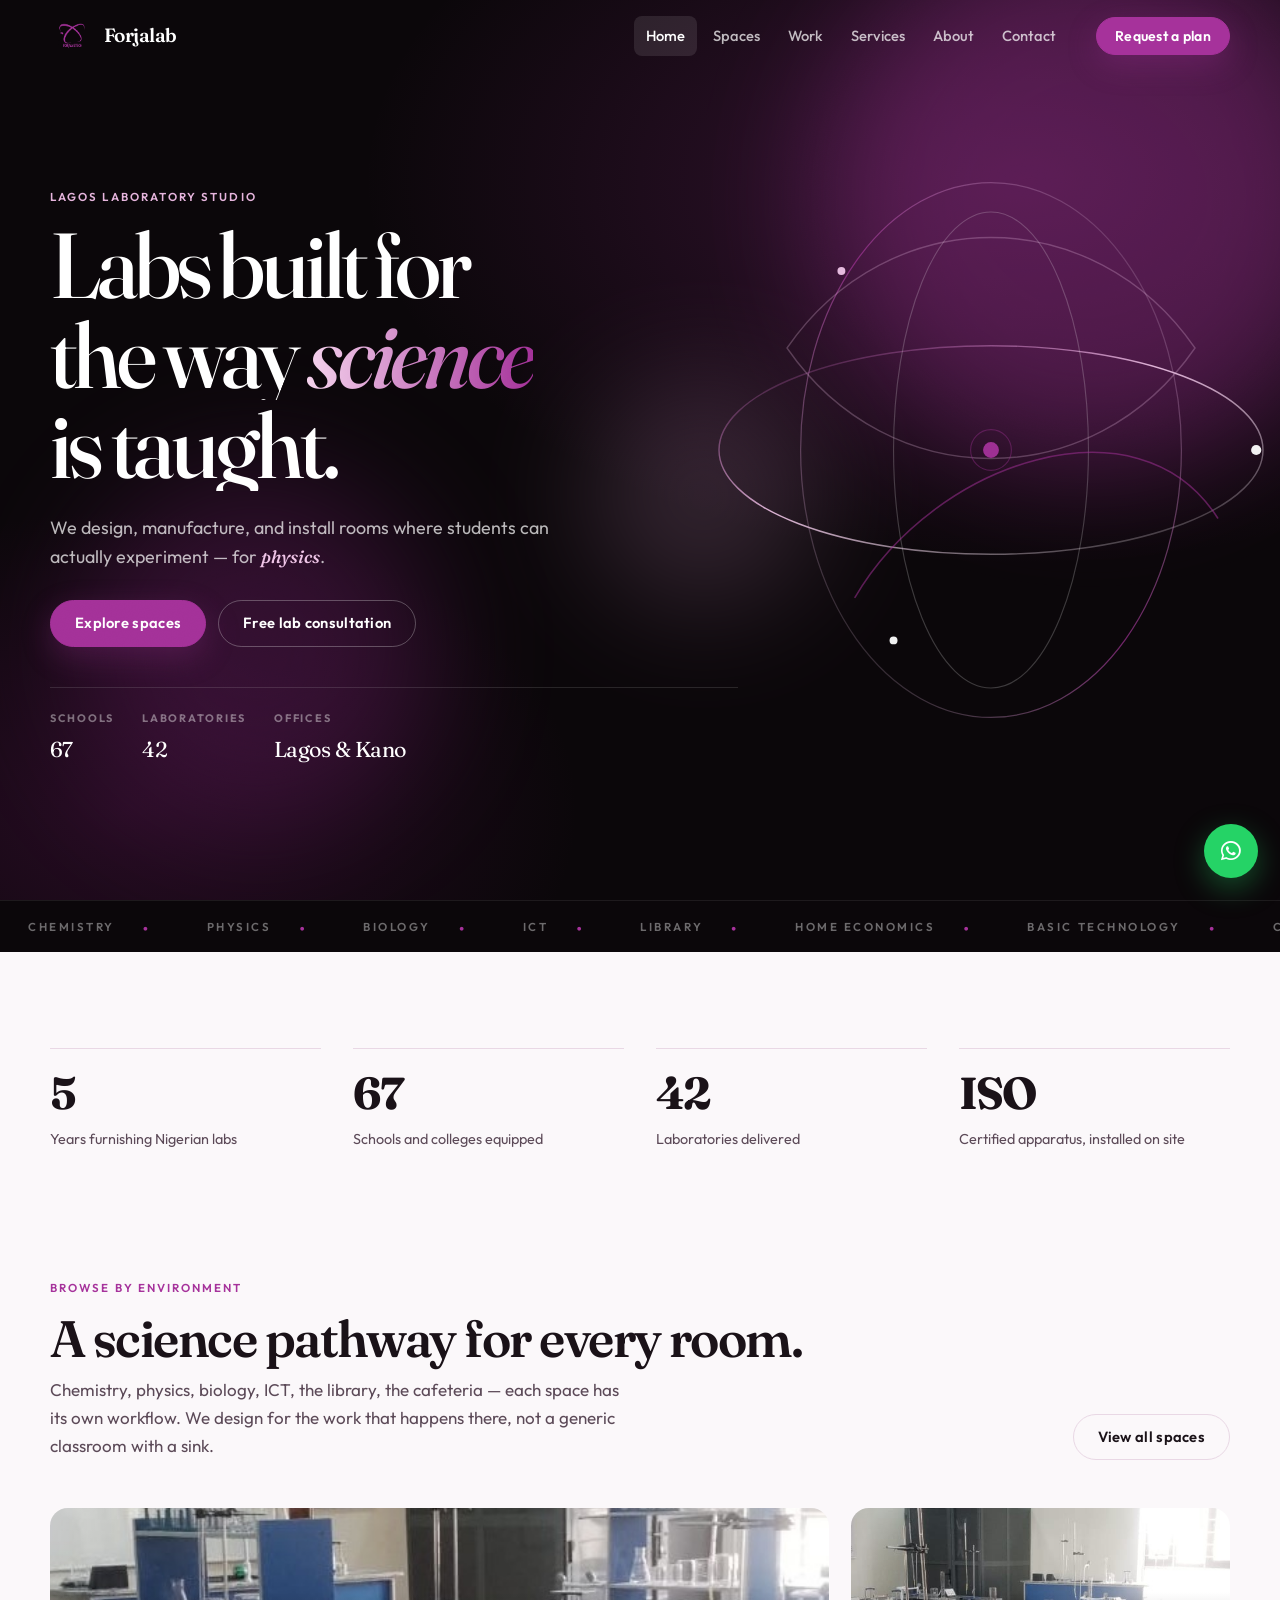
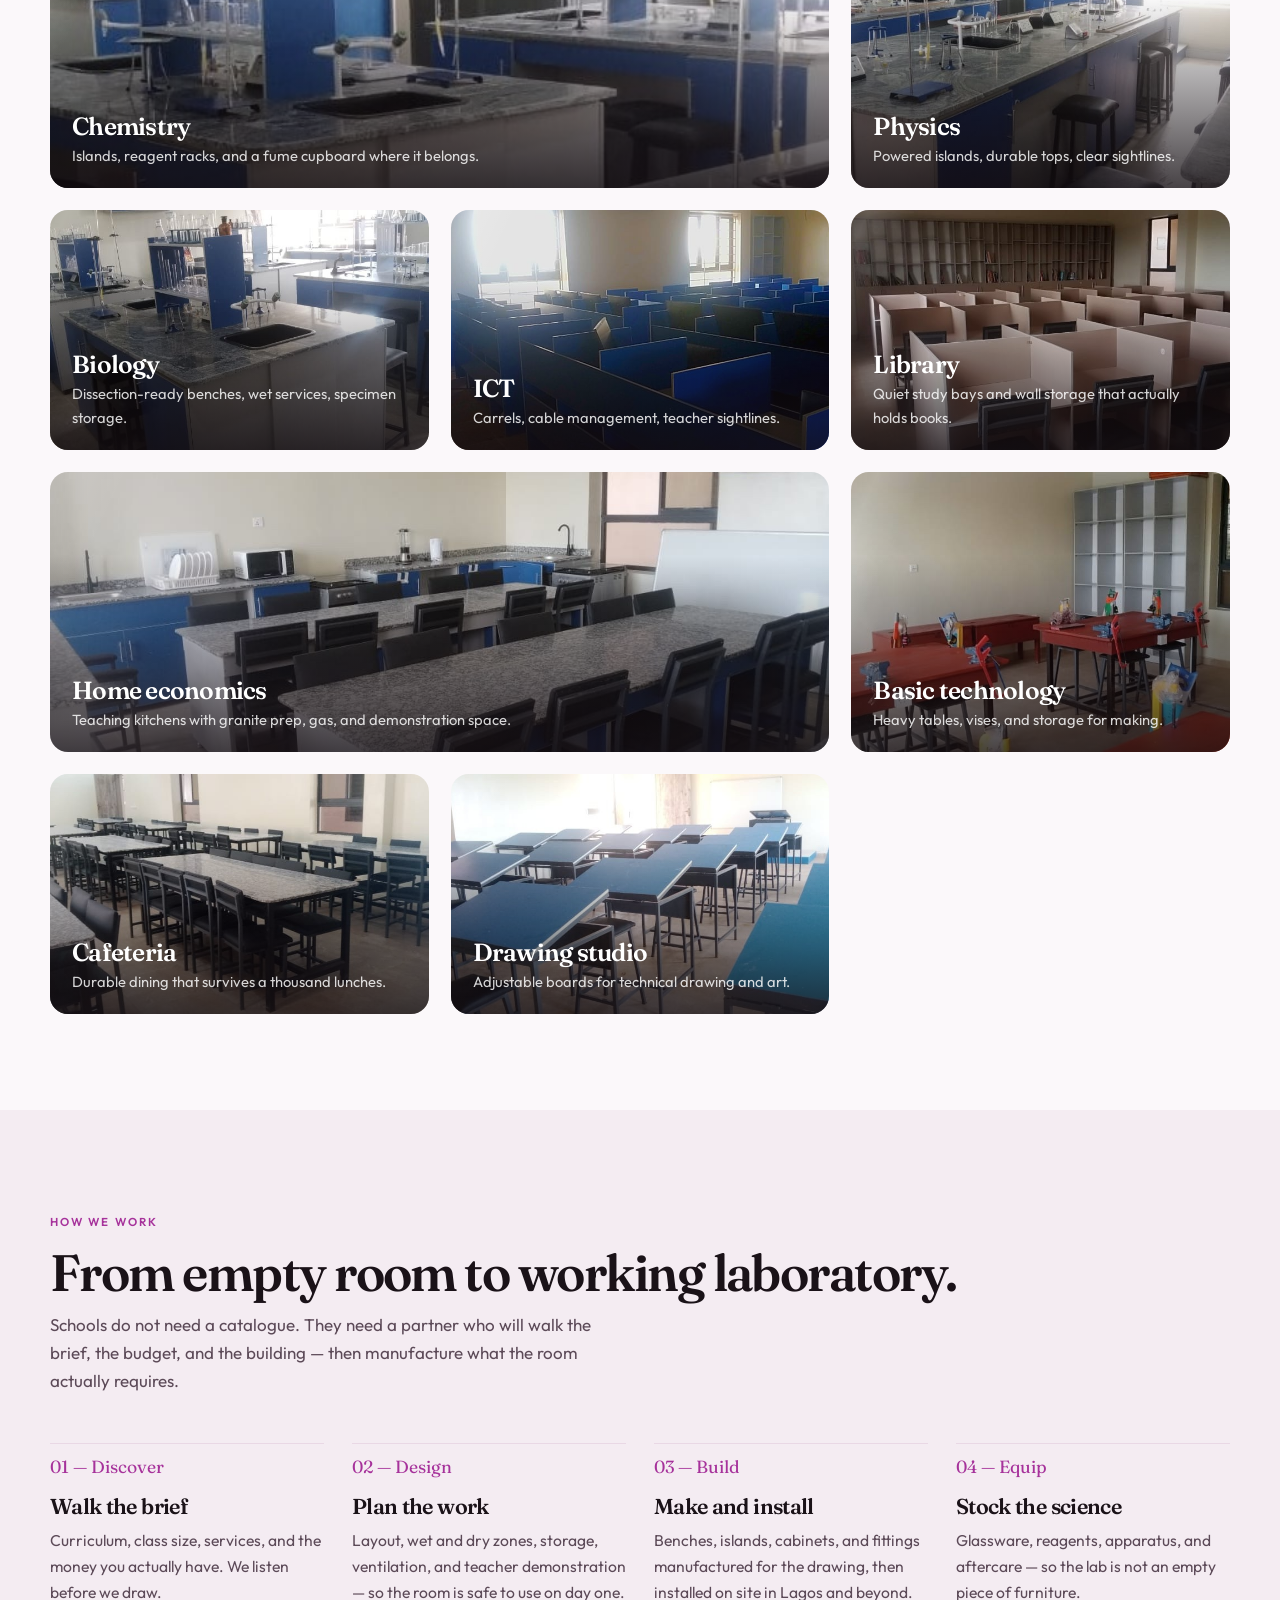
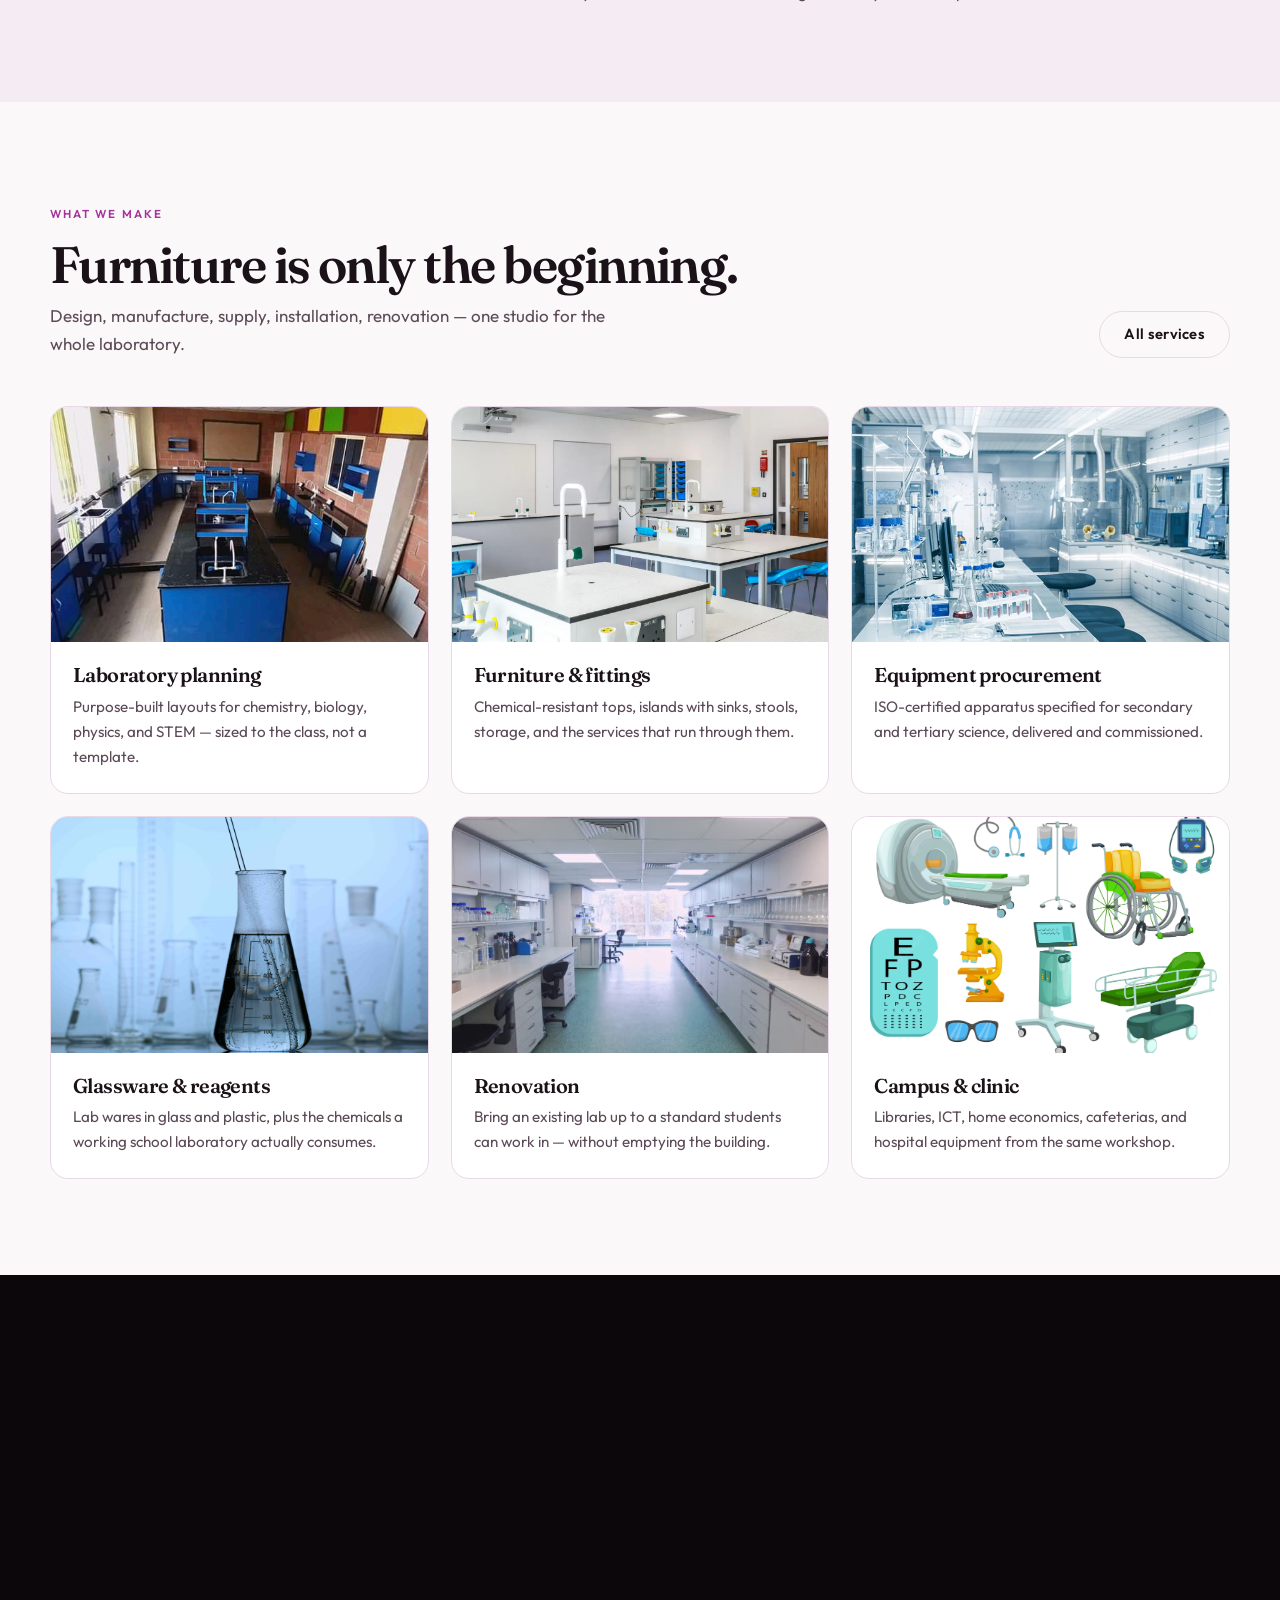
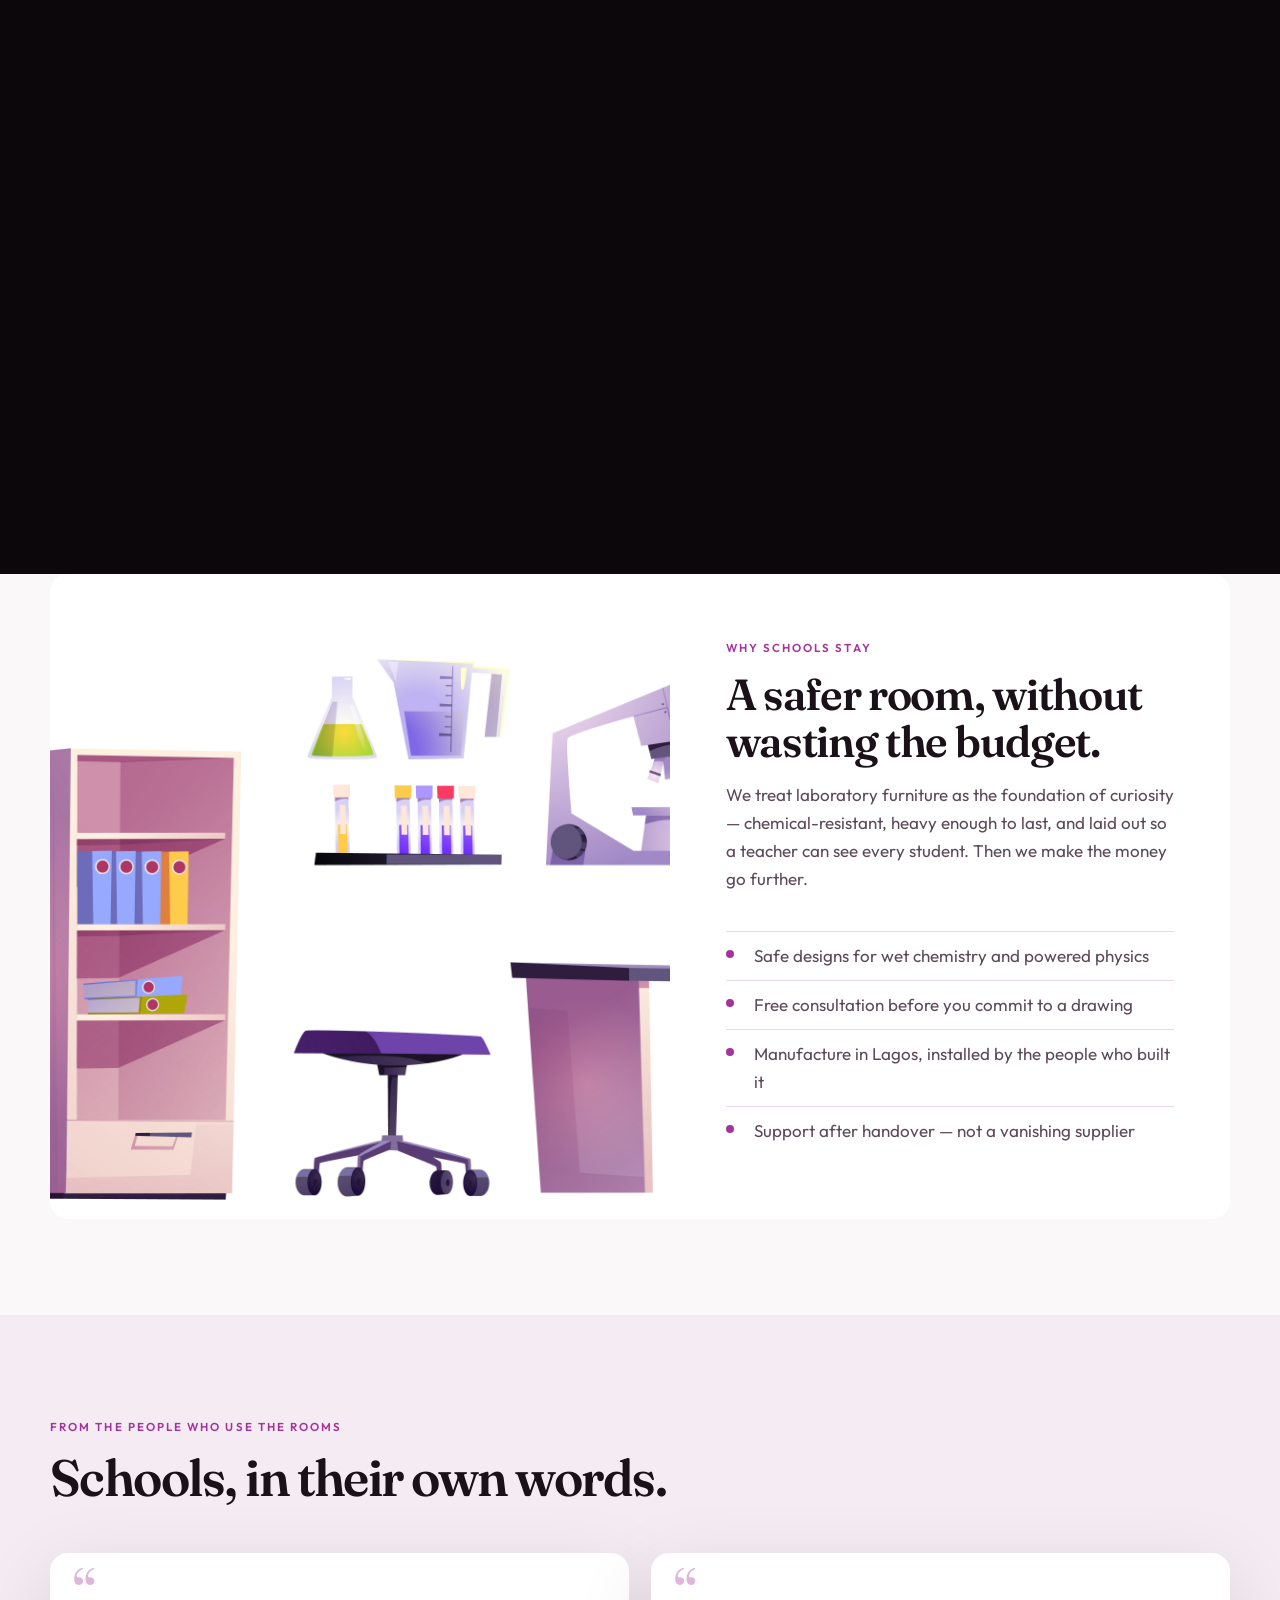
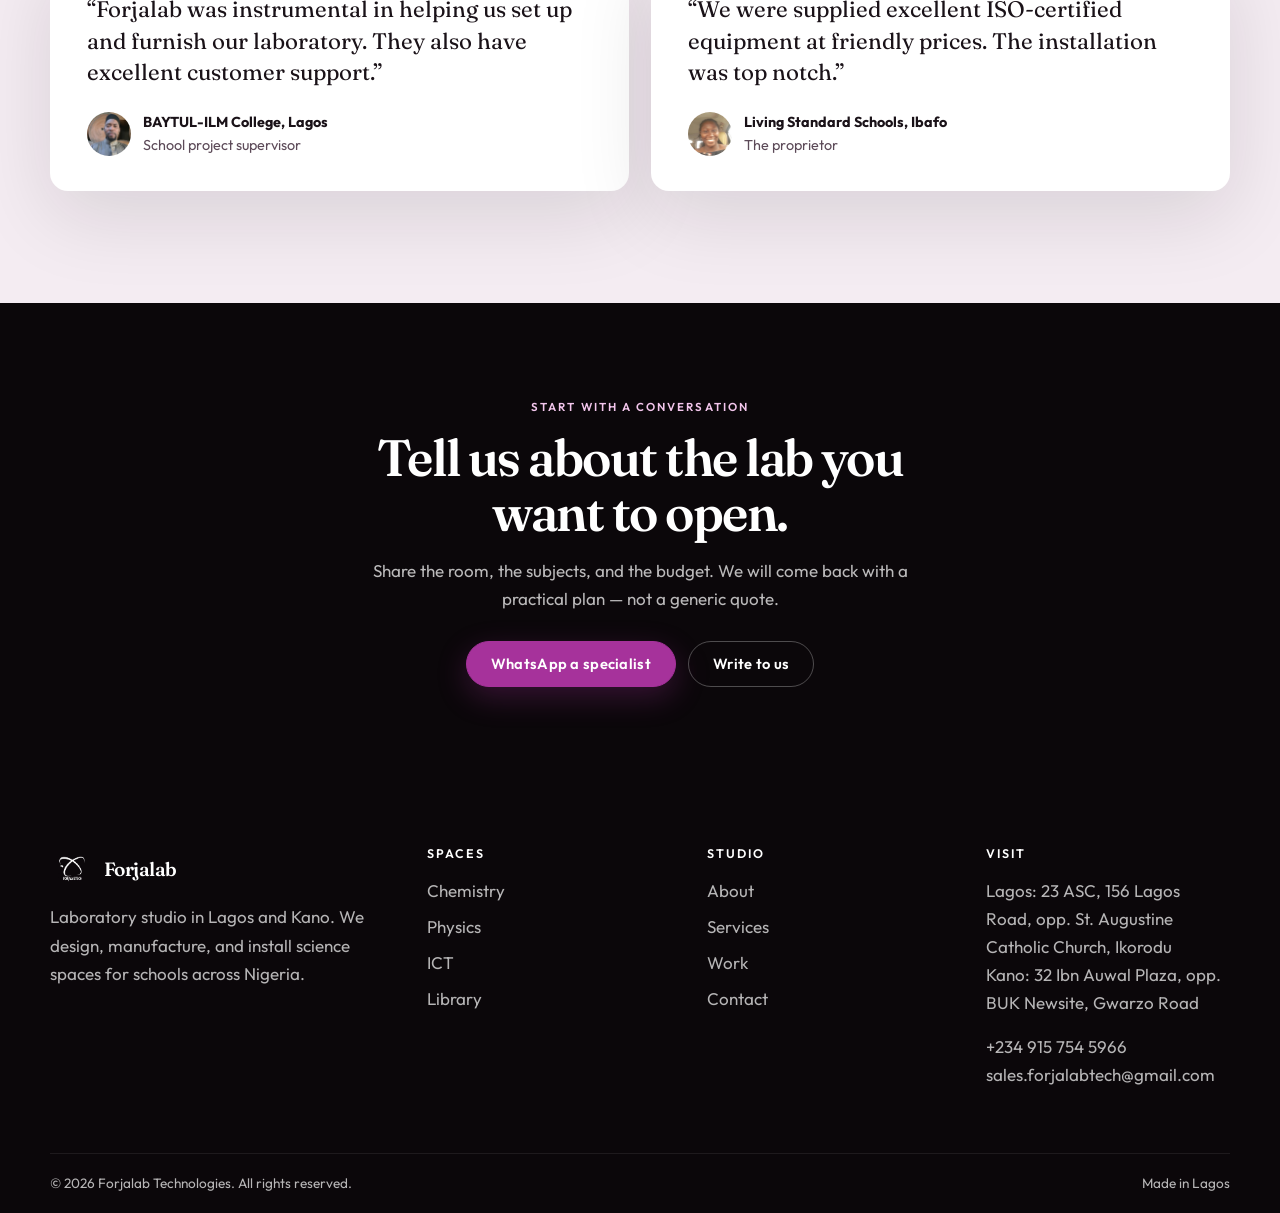
<file: index.html>
<!DOCTYPE html>
<html lang="en">
<head>
    <meta charset="utf-8">
    <title>Forjalab — Science laboratories, built for how science is taught</title>
    <meta name="viewport" content="width=device-width, initial-scale=1.0">
    <meta name="description" content="Forjalab designs, manufactures, and installs science laboratories for Nigerian schools — furniture, fittings, equipment, and the plan that holds it together.">
    <link rel="icon" href="img/logo1.png" type="image/png">
    <link rel="apple-touch-icon" href="img/logo1.png">
    <link rel="preconnect" href="https://fonts.googleapis.com">
    <link rel="preconnect" href="https://fonts.gstatic.com" crossorigin>
    <link href="https://fonts.googleapis.com/css2?family=Fraunces:opsz,wght@9..144,500;9..144,600;9..144,700&family=Outfit:wght@400;500;600;700&display=swap" rel="stylesheet">
    <link href="https://cdnjs.cloudflare.com/ajax/libs/font-awesome/5.10.0/css/all.min.css" rel="stylesheet">
    <link href="https://cdn.jsdelivr.net/npm/bootstrap-icons@1.4.1/font/bootstrap-icons.css" rel="stylesheet">
    <link href="lib/animate/animate.min.css" rel="stylesheet">
    <link href="lib/owlcarousel/assets/owl.carousel.min.css" rel="stylesheet">
    <link href="lib/lightbox/css/lightbox.min.css" rel="stylesheet">
    <link href="css/bootstrap.min.css" rel="stylesheet">
    <link href="css/style.css" rel="stylesheet">
</head>
<body class="home">
<header class="site-header" id="siteHeader">
    <div class="wrap header-inner">
        <a class="brand" href="index.html">
            <img src="img/logo1.png" alt="Forjalab">
            <span>Forjalab</span>
        </a>
        <nav class="site-nav" id="siteNav">
            <a class="is-active" href="index.html">Home</a>
            <a href="spaces.html">Spaces</a>
            <a href="project.html">Work</a>
            <a href="service.html">Services</a>
            <a href="about.html">About</a>
            <a href="contact.html">Contact</a>
        </nav>
        <a class="btn btn-primary header-cta" href="https://wa.link/xsimeu">Request a plan</a>
        <button class="nav-toggle" type="button" aria-label="Open menu"><span></span><span></span><span></span></button>
    </div>
</header>

<section class="hero" id="hero">
    <div class="hero-atmosphere" aria-hidden="true">
        <span class="orb orb-1"></span>
        <span class="orb orb-2"></span>
        <span class="orb orb-3"></span>
        <svg class="hero-diagram" viewBox="0 0 600 600" fill="none">
            <defs>
                <linearGradient id="ringA" x1="0" y1="0" x2="1" y2="1">
                    <stop offset="0" stop-color="#A6329B" stop-opacity="0"/>
                    <stop offset="0.45" stop-color="#F0C6E8" stop-opacity="0.95"/>
                    <stop offset="1" stop-color="#ffffff" stop-opacity="0"/>
                </linearGradient>
                <linearGradient id="ringB" x1="1" y1="0" x2="0" y2="1">
                    <stop offset="0" stop-color="#ffffff" stop-opacity="0"/>
                    <stop offset="0.5" stop-color="#A6329B" stop-opacity="0.7"/>
                    <stop offset="1" stop-color="#ffffff" stop-opacity="0"/>
                </linearGradient>
            </defs>
            <g class="spin spin-slow">
                <ellipse cx="300" cy="300" rx="240" ry="92" stroke="url(#ringA)" stroke-width="1.25"/>
            </g>
            <g class="spin spin-med">
                <ellipse cx="300" cy="300" rx="168" ry="236" stroke="url(#ringB)" stroke-width="1.1"/>
            </g>
            <g class="spin spin-fast">
                <ellipse cx="300" cy="300" rx="86" ry="210" stroke="rgba(255,255,255,0.22)" stroke-width="1"/>
            </g>
            <path d="M120 210C210 80 390 80 480 210C390 340 210 340 120 210Z" stroke="rgba(240,198,232,0.28)" stroke-width="1.2"/>
            <path d="M180 430C250 310 430 250 500 360" stroke="rgba(166,50,155,0.55)" stroke-width="1.4" stroke-linecap="round"/>
            <circle cx="300" cy="300" r="7" fill="#A6329B"/>
            <circle cx="300" cy="300" r="18" stroke="rgba(166,50,155,0.4)" stroke-width="1"/>
            <circle cx="534" cy="300" r="4.5" fill="#fff"/>
            <circle cx="168" cy="142" r="3.5" fill="#F0C6E8"/>
            <circle cx="214" cy="468" r="3.5" fill="#fff"/>
        </svg>
    </div>
    <div class="hero-copy">
        <span class="kicker">Lagos laboratory studio</span>
        <h1 class="hero-title">
            <span class="line"><span>Labs built for</span></span>
            <span class="line"><span>the way <em>science</em></span></span>
            <span class="line"><span>is taught.</span></span>
        </h1>
        <p class="hero-lede">We design, manufacture, and install rooms where students can actually experiment — for <span class="word-swap" id="wordSwap"><b class="is-on">chemistry</b><b>physics</b><b>biology</b><b>ICT</b><b>making</b></span>.</p>
        <div class="hero-actions">
            <a class="btn btn-primary" href="spaces.html">Explore spaces</a>
            <a class="btn btn-ghost" href="https://wa.link/xsimeu">Free lab consultation</a>
        </div>
        <dl class="hero-meta">
            <div><dt>Schools</dt><dd>67</dd></div>
            <div><dt>Laboratories</dt><dd>42</dd></div>
            <div><dt>Offices</dt><dd>Lagos &amp; Kano</dd></div>
        </dl>
    </div>
</section>
<div class="marquee" aria-hidden="true">
    <div class="marquee-track">
        <span>Chemistry</span><span>Physics</span><span>Biology</span><span>ICT</span><span>Library</span><span>Home economics</span><span>Basic technology</span><span>Cafeteria</span><span>Drawing studio</span>
        <span>Chemistry</span><span>Physics</span><span>Biology</span><span>ICT</span><span>Library</span><span>Home economics</span><span>Basic technology</span><span>Cafeteria</span><span>Drawing studio</span>
    </div>
</div>

<section class="section reveal">
    <div class="wrap">
        <div class="stats">
            <div class="stat"><b data-toggle="counter-up">5</b><span>Years furnishing Nigerian labs</span></div>
            <div class="stat"><b data-toggle="counter-up">67</b><span>Schools and colleges equipped</span></div>
            <div class="stat"><b data-toggle="counter-up">42</b><span>Laboratories delivered</span></div>
            <div class="stat"><b>ISO</b><span>Certified apparatus, installed on site</span></div>
        </div>
    </div>
</section>

<section class="section reveal" style="padding-top:24px">
    <div class="wrap">
        <div class="section-head">
            <div>
                <span class="kicker">Browse by environment</span>
                <h2>A science pathway for every room.</h2>
                <p>Chemistry, physics, biology, ICT, the library, the cafeteria — each space has its own workflow. We design for the work that happens there, not a generic classroom with a sink.</p>
            </div>
            <a class="btn btn-outline" href="spaces.html">View all spaces</a>
        </div>
        <div class="space-grid">
            <a class="space-card wide" href="spaces.html#chemistry">
                <img src="img/spaces/chemistry.jpg" alt="Chemistry laboratory">
                <figcaption><h3>Chemistry</h3><p>Islands, reagent racks, and a fume cupboard where it belongs.</p></figcaption>
            </a>
            <a class="space-card" href="spaces.html#physics">
                <img src="img/spaces/physics.jpg" alt="Physics laboratory">
                <figcaption><h3>Physics</h3><p>Powered islands, durable tops, clear sightlines.</p></figcaption>
            </a>
            <a class="space-card" href="spaces.html#biology">
                <img src="img/spaces/biology.jpg" alt="Biology laboratory">
                <figcaption><h3>Biology</h3><p>Dissection-ready benches, wet services, specimen storage.</p></figcaption>
            </a>
            <a class="space-card" href="spaces.html#ict">
                <img src="img/spaces/ict.jpg" alt="ICT laboratory">
                <figcaption><h3>ICT</h3><p>Carrels, cable management, teacher sightlines.</p></figcaption>
            </a>
            <a class="space-card" href="spaces.html#library">
                <img src="img/spaces/library.jpg" alt="School library">
                <figcaption><h3>Library</h3><p>Quiet study bays and wall storage that actually holds books.</p></figcaption>
            </a>
            <a class="space-card wide" href="spaces.html#home-economics">
                <img src="img/spaces/home-economics.jpg" alt="Home economics laboratory">
                <figcaption><h3>Home economics</h3><p>Teaching kitchens with granite prep, gas, and demonstration space.</p></figcaption>
            </a>
            <a class="space-card" href="spaces.html#basic-tech">
                <img src="img/spaces/basic-tech.jpg" alt="Basic technology workshop">
                <figcaption><h3>Basic technology</h3><p>Heavy tables, vises, and storage for making.</p></figcaption>
            </a>
            <a class="space-card" href="spaces.html#cafeteria">
                <img src="img/spaces/cafeteria.jpg" alt="School cafeteria">
                <figcaption><h3>Cafeteria</h3><p>Durable dining that survives a thousand lunches.</p></figcaption>
            </a>
            <a class="space-card" href="spaces.html#drawing">
                <img src="img/spaces/drawing-table.jpg" alt="Adjustable drawing tables">
                <figcaption><h3>Drawing studio</h3><p>Adjustable boards for technical drawing and art.</p></figcaption>
            </a>
        </div>
    </div>
</section>

<section class="section band-mist reveal">
    <div class="wrap">
        <div class="section-head">
            <div>
                <span class="kicker">How we work</span>
                <h2>From empty room to working laboratory.</h2>
                <p>Schools do not need a catalogue. They need a partner who will walk the brief, the budget, and the building — then manufacture what the room actually requires.</p>
            </div>
        </div>
        <div class="process">
            <article class="process-item">
                <span class="num">01 — Discover</span>
                <h3>Walk the brief</h3>
                <p>Curriculum, class size, services, and the money you actually have. We listen before we draw.</p>
            </article>
            <article class="process-item">
                <span class="num">02 — Design</span>
                <h3>Plan the work</h3>
                <p>Layout, wet and dry zones, storage, ventilation, and teacher demonstration — so the room is safe to use on day one.</p>
            </article>
            <article class="process-item">
                <span class="num">03 — Build</span>
                <h3>Make and install</h3>
                <p>Benches, islands, cabinets, and fittings manufactured for the drawing, then installed on site in Lagos and beyond.</p>
            </article>
            <article class="process-item">
                <span class="num">04 — Equip</span>
                <h3>Stock the science</h3>
                <p>Glassware, reagents, apparatus, and aftercare — so the lab is not an empty piece of furniture.</p>
            </article>
        </div>
    </div>
</section>

<section class="section reveal">
    <div class="wrap">
        <div class="section-head">
            <div>
                <span class="kicker">What we make</span>
                <h2>Furniture is only the beginning.</h2>
                <p>Design, manufacture, supply, installation, renovation — one studio for the whole laboratory.</p>
            </div>
            <a class="btn btn-outline" href="service.html">All services</a>
        </div>
        <div class="service-grid">
            <article class="service-card">
                <div class="thumb"><img src="img/int3.jpg" alt="Laboratory planning"></div>
                <div class="body">
                    <h3>Laboratory planning</h3>
                    <p>Purpose-built layouts for chemistry, biology, physics, and STEM — sized to the class, not a template.</p>
                </div>
            </article>
            <article class="service-card">
                <div class="thumb"><img src="img/nbg6.jpeg" alt="Laboratory furniture"></div>
                <div class="body">
                    <h3>Furniture &amp; fittings</h3>
                    <p>Chemical-resistant tops, islands with sinks, stools, storage, and the services that run through them.</p>
                </div>
            </article>
            <article class="service-card">
                <div class="thumb"><img src="img/lab5.jpg" alt="Laboratory equipment"></div>
                <div class="body">
                    <h3>Equipment procurement</h3>
                    <p>ISO-certified apparatus specified for secondary and tertiary science, delivered and commissioned.</p>
                </div>
            </article>
            <article class="service-card">
                <div class="thumb"><img src="img/lab4.jpg" alt="Glassware and chemicals"></div>
                <div class="body">
                    <h3>Glassware &amp; reagents</h3>
                    <p>Lab wares in glass and plastic, plus the chemicals a working school laboratory actually consumes.</p>
                </div>
            </article>
            <article class="service-card">
                <div class="thumb"><img src="img/nbg7.jpg" alt="Laboratory renovation"></div>
                <div class="body">
                    <h3>Renovation</h3>
                    <p>Bring an existing lab up to a standard students can work in — without emptying the building.</p>
                </div>
            </article>
            <article class="service-card">
                <div class="thumb"><img src="img/lab6.jpg" alt="Hospital and campus furniture"></div>
                <div class="body">
                    <h3>Campus &amp; clinic</h3>
                    <p>Libraries, ICT, home economics, cafeterias, and hospital equipment from the same workshop.</p>
                </div>
            </article>
        </div>
    </div>
</section>

<section class="section band-white reveal">
    <div class="wrap">
        <div class="section-head">
            <div>
                <span class="kicker">Selected work</span>
                <h2>Rooms we have already built.</h2>
            </div>
            <a class="btn btn-outline" href="project.html">Open the archive</a>
        </div>
        <div class="mosaic">
            <a href="img/nbg5.webp" data-lightbox="home-work" data-title="Science laboratory"><img src="img/nbg5.webp" alt="Science laboratory"><span>Science laboratory</span></a>
            <a href="img/int2.jpg" data-lightbox="home-work" data-title="Installed benches"><img src="img/int2.jpg" alt="Installed benches"><span>Installed benches</span></a>
            <a href="img/spaces/ict-2.jpg" data-lightbox="home-work" data-title="ICT laboratory"><img src="img/spaces/ict-2.jpg" alt="ICT laboratory"><span>ICT laboratory</span></a>
            <a href="img/nbg8.jpg" data-lightbox="home-work" data-title="Classroom laboratory"><img src="img/nbg8.jpg" alt="Classroom laboratory"><span>Teaching lab</span></a>
            <a href="img/int15.jpg" data-lightbox="home-work" data-title="Computer laboratory"><img src="img/int15.jpg" alt="Computer laboratory"><span>Computer laboratory</span></a>
            <a href="img/glass1.jpg" data-lightbox="home-work" data-title="Glassware"><img src="img/glass1.jpg" alt="Lab glassware"><span>Glassware</span></a>
            <a href="img/int1.jpg" data-lightbox="home-work" data-title="Mobile lab table"><img src="img/int1.jpg" alt="Mobile lab table"><span>Mobile lab table</span></a>
        </div>
    </div>
</section>

<section class="section reveal" style="padding-top:0">
    <div class="wrap">
        <div class="split">
            <div class="split-media">
                <img src="img/nbg2.jpg" alt="Forjalab laboratory interior">
            </div>
            <div class="split-copy">
                <span class="kicker">Why schools stay</span>
                <h2>A safer room, without wasting the budget.</h2>
                <p>We treat laboratory furniture as the foundation of curiosity — chemical-resistant, heavy enough to last, and laid out so a teacher can see every student. Then we make the money go further.</p>
                <ul class="checklist">
                    <li>Safe designs for wet chemistry and powered physics</li>
                    <li>Free consultation before you commit to a drawing</li>
                    <li>Manufacture in Lagos, installed by the people who built it</li>
                    <li>Support after handover — not a vanishing supplier</li>
                </ul>
            </div>
        </div>
    </div>
</section>

<section class="section band-mist reveal">
    <div class="wrap">
        <div class="section-head">
            <div>
                <span class="kicker">From the people who use the rooms</span>
                <h2>Schools, in their own words.</h2>
            </div>
        </div>
        <div class="quotes">
            <blockquote class="quote">
                <p>“Forjalab was instrumental in helping us set up and furnish our laboratory. They also have excellent customer support.”</p>
                <footer>
                    <img src="img/test2.jpg" alt="BAYTUL-ILM College">
                    <div><strong>BAYTUL-ILM College, Lagos</strong><span>School project supervisor</span></div>
                </footer>
            </blockquote>
            <blockquote class="quote">
                <p>“We were supplied excellent ISO-certified equipment at friendly prices. The installation was top notch.”</p>
                <footer>
                    <img src="img/test1.jpg" alt="Living Standard Schools">
                    <div><strong>Living Standard Schools, Ibafo</strong><span>The proprietor</span></div>
                </footer>
            </blockquote>
        </div>
    </div>
</section>

<section class="cta-band band-dark reveal">
    <div class="wrap">
        <span class="kicker" style="color:#F3C6EC">Start with a conversation</span>
        <h2>Tell us about the lab you want to open.</h2>
        <p>Share the room, the subjects, and the budget. We will come back with a practical plan — not a generic quote.</p>
        <div class="hero-actions" style="justify-content:center">
            <a class="btn btn-primary" href="https://wa.link/xsimeu">WhatsApp a specialist</a>
            <a class="btn btn-ghost" href="contact.html">Write to us</a>
        </div>
    </div>
</section>

<footer class="site-footer">
    <div class="wrap footer-grid">
        <div>
            <a class="brand" href="index.html"><img src="img/logo1.png" alt=""><span>Forjalab</span></a>
            <p>Laboratory studio in Lagos and Kano. We design, manufacture, and install science spaces for schools across Nigeria.</p>
        </div>
        <div>
            <h4>Spaces</h4>
            <div class="footer-links">
                <a href="spaces.html#chemistry">Chemistry</a>
                <a href="spaces.html#physics">Physics</a>
                <a href="spaces.html#ict">ICT</a>
                <a href="spaces.html#library">Library</a>
            </div>
        </div>
        <div>
            <h4>Studio</h4>
            <div class="footer-links">
                <a href="about.html">About</a>
                <a href="service.html">Services</a>
                <a href="project.html">Work</a>
                <a href="contact.html">Contact</a>
            </div>
        </div>
        <div>
            <h4>Visit</h4>
            <p>Lagos: 23 ASC, 156 Lagos Road, opp. St. Augustine Catholic Church, Ikorodu<br>
            Kano: 32 Ibn Auwal Plaza, opp. BUK Newsite, Gwarzo Road</p>
            <p><a href="tel:+2349157545966">+234 915 754 5966</a><br>
            <a href="mailto:sales.forjalabtech@gmail.com">sales.forjalabtech@gmail.com</a></p>
        </div>
    </div>
    <div class="wrap legal">
        <span>© 2026 Forjalab Technologies. All rights reserved.</span>
        <span>Made in Lagos</span>
    </div>
</footer>

<a class="wa-float" href="https://wa.link/xsimeu" aria-label="WhatsApp"><i class="fab fa-whatsapp"></i></a>
<a href="#" class="back-to-top"><i class="bi bi-arrow-up"></i></a>

<script src="https://code.jquery.com/jquery-3.4.1.min.js"></script>
<script src="https://cdn.jsdelivr.net/npm/bootstrap@5.0.0/dist/js/bootstrap.bundle.min.js"></script>
<script src="lib/wow/wow.min.js"></script>
<script src="lib/easing/easing.min.js"></script>
<script src="lib/waypoints/waypoints.min.js"></script>
<script src="lib/counterup/counterup.min.js"></script>
<script src="lib/owlcarousel/owl.carousel.min.js"></script>
<script src="lib/isotope/isotope.pkgd.min.js"></script>
<script src="lib/lightbox/js/lightbox.min.js"></script>
<script src="js/main.js"></script>
</body>
</html>
</file>
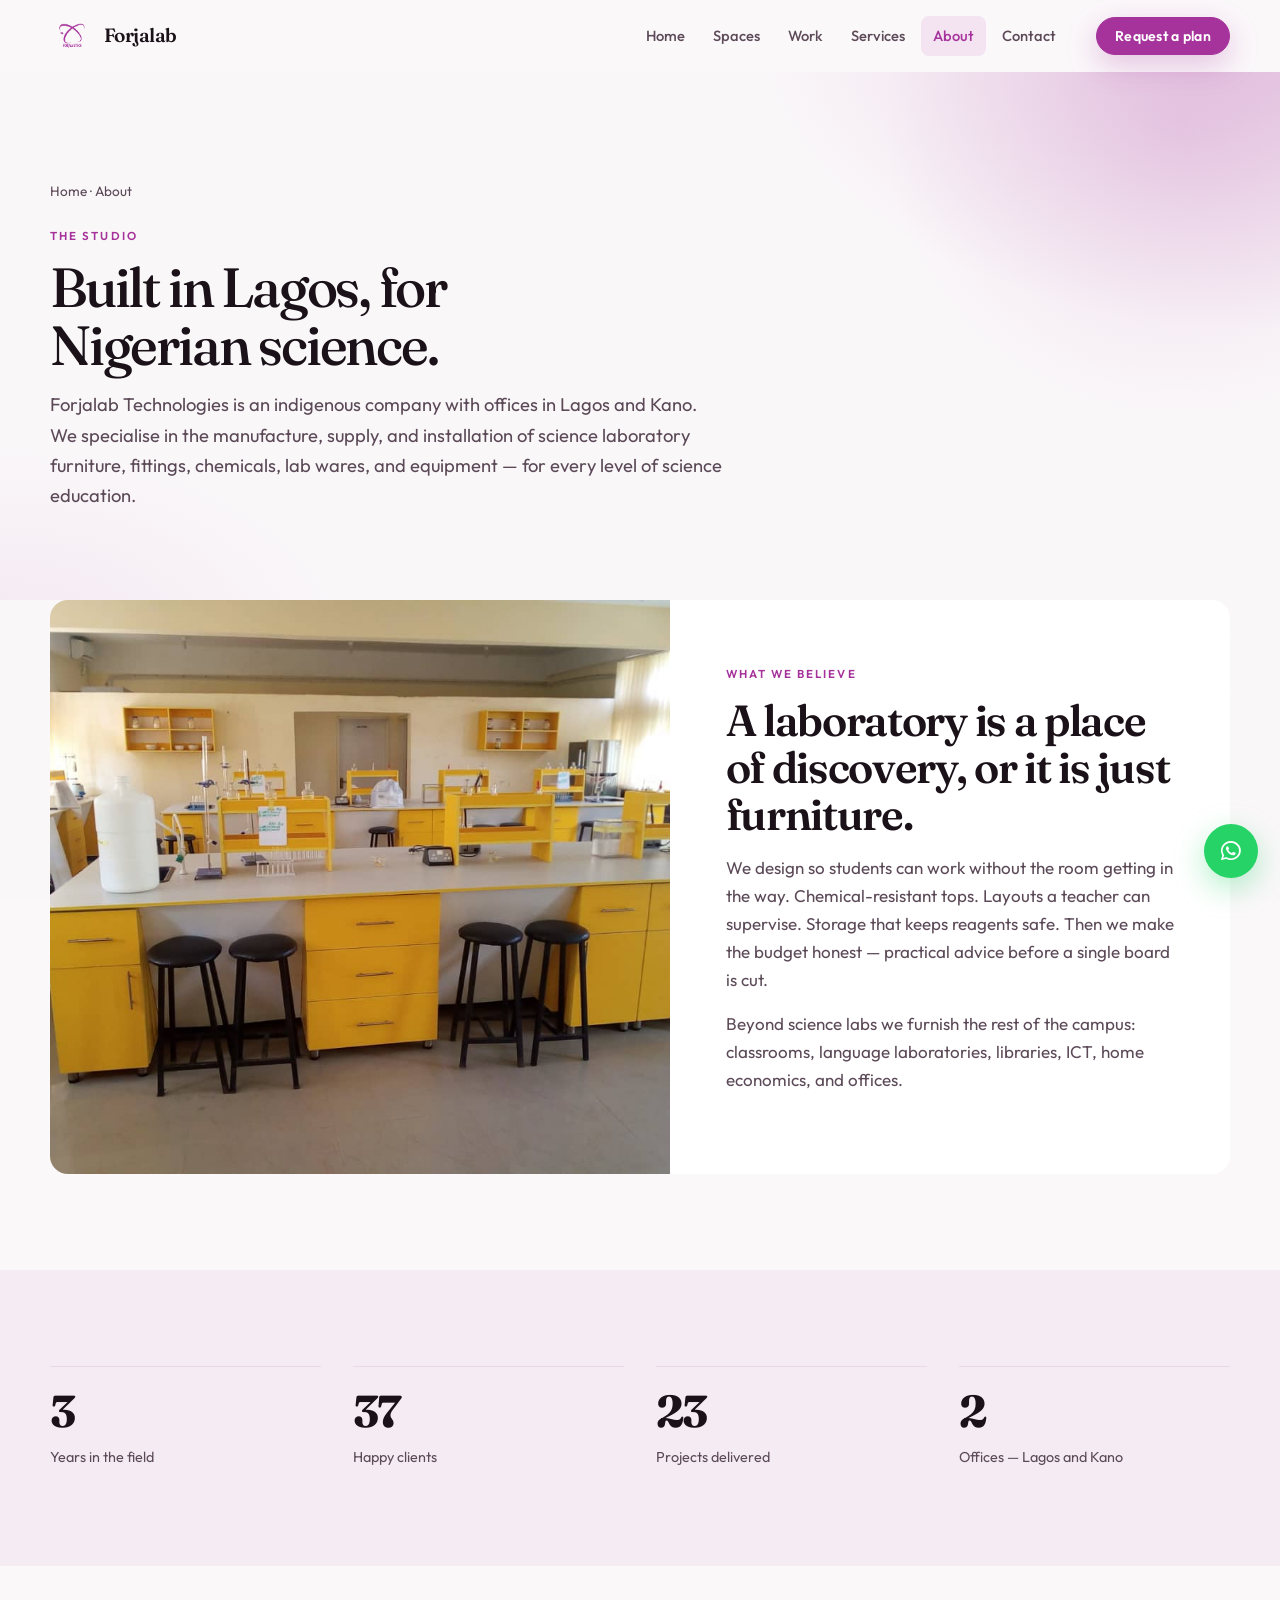
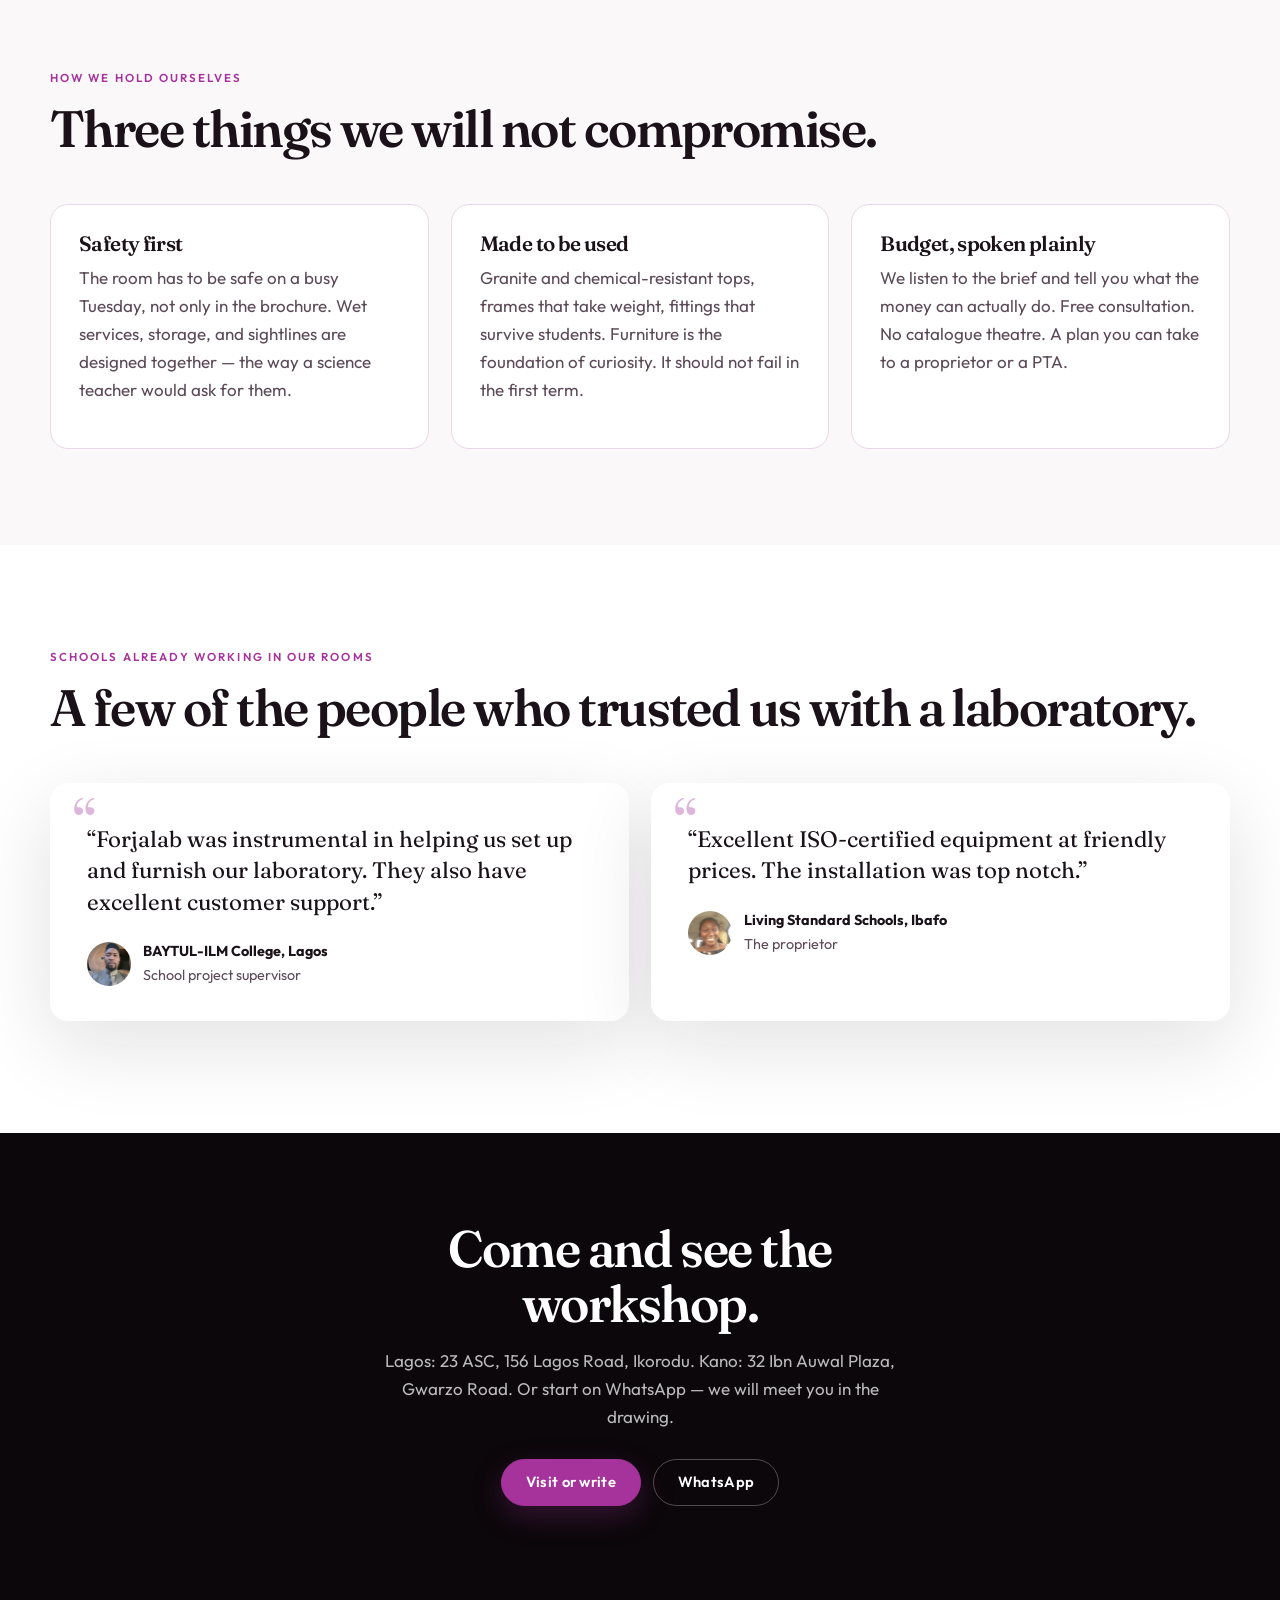
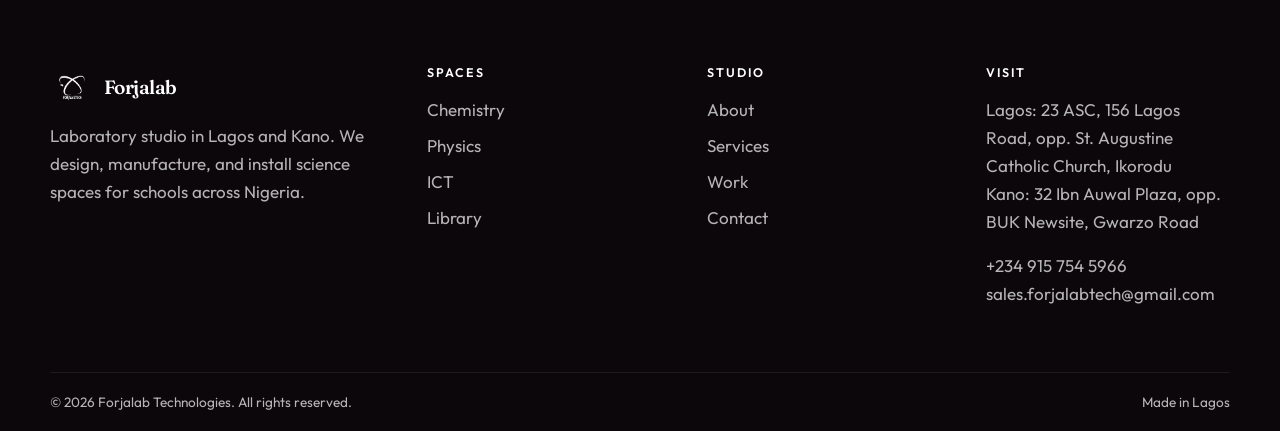
<file: about.html>
<!DOCTYPE html>
<html lang="en">
<head>
    <meta charset="utf-8">
    <title>About Forjalab — An indigenous laboratory studio in Lagos</title>
    <meta name="viewport" content="width=device-width, initial-scale=1.0">
    <meta name="description" content="Forjalab Technologies designs, manufactures, and installs science laboratories for Nigerian schools. Offices in Lagos and Kano.">
    <link rel="icon" href="img/logo1.png" type="image/png">
    <link rel="apple-touch-icon" href="img/logo1.png">
    <link rel="preconnect" href="https://fonts.googleapis.com">
    <link rel="preconnect" href="https://fonts.gstatic.com" crossorigin>
    <link href="https://fonts.googleapis.com/css2?family=Fraunces:opsz,wght@9..144,500;9..144,600;9..144,700&family=Outfit:wght@400;500;600;700&display=swap" rel="stylesheet">
    <link href="https://cdnjs.cloudflare.com/ajax/libs/font-awesome/5.10.0/css/all.min.css" rel="stylesheet">
    <link href="https://cdn.jsdelivr.net/npm/bootstrap-icons@1.4.1/font/bootstrap-icons.css" rel="stylesheet">
    <link href="css/bootstrap.min.css" rel="stylesheet">
    <link href="css/style.css" rel="stylesheet">
</head>
<body>
<header class="site-header" id="siteHeader">
    <div class="wrap header-inner">
        <a class="brand" href="index.html"><img src="img/logo1.png" alt="Forjalab"><span>Forjalab</span></a>
        <nav class="site-nav" id="siteNav">
            <a href="index.html">Home</a>
            <a href="spaces.html">Spaces</a>
            <a href="project.html">Work</a>
            <a href="service.html">Services</a>
            <a class="is-active" href="about.html">About</a>
            <a href="contact.html">Contact</a>
        </nav>
        <a class="btn btn-primary header-cta" href="https://wa.link/xsimeu">Request a plan</a>
        <button class="nav-toggle" type="button" aria-label="Open menu"><span></span><span></span><span></span></button>
    </div>
</header>

<section class="page-hero">
    <div class="wrap">
        <div class="crumb"><a href="index.html">Home</a> · About</div>
        <span class="kicker">The studio</span>
        <h1>Built in Lagos, for Nigerian science.</h1>
        <p class="lede">Forjalab Technologies is an indigenous company with offices in Lagos and Kano. We specialise in the manufacture, supply, and installation of science laboratory furniture, fittings, chemicals, lab wares, and equipment — for every level of science education.</p>
    </div>
</section>

<section class="section" style="padding-top:0">
    <div class="wrap">
        <div class="split">
            <div class="split-media"><img src="img/int2.jpg" alt="Forjalab laboratory furniture"></div>
            <div class="split-copy">
                <span class="kicker">What we believe</span>
                <h2>A laboratory is a place of discovery, or it is just furniture.</h2>
                <p>We design so students can work without the room getting in the way. Chemical-resistant tops. Layouts a teacher can supervise. Storage that keeps reagents safe. Then we make the budget honest — practical advice before a single board is cut.</p>
                <p>Beyond science labs we furnish the rest of the campus: classrooms, language laboratories, libraries, ICT, home economics, and offices.</p>
            </div>
        </div>
    </div>
</section>

<section class="section band-mist">
    <div class="wrap">
        <div class="stats">
            <div class="stat"><b data-toggle="counter-up">5</b><span>Years in the field</span></div>
            <div class="stat"><b data-toggle="counter-up">67</b><span>Happy clients</span></div>
            <div class="stat"><b data-toggle="counter-up">42</b><span>Projects delivered</span></div>
            <div class="stat"><b>2</b><span>Offices — Lagos and Kano</span></div>
        </div>
    </div>
</section>

<section class="section">
    <div class="wrap">
        <div class="section-head">
            <div>
                <span class="kicker">How we hold ourselves</span>
                <h2>Three things we will not compromise.</h2>
            </div>
        </div>
        <div class="values">
            <article class="value">
                <h3>Safety first</h3>
                <p>The room has to be safe on a busy Tuesday, not only in the brochure. Wet services, storage, and sightlines are designed together — the way a science teacher would ask for them.</p>
            </article>
            <article class="value">
                <h3>Made to be used</h3>
                <p>Granite and chemical-resistant tops, frames that take weight, fittings that survive students. Furniture is the foundation of curiosity. It should not fail in the first term.</p>
            </article>
            <article class="value">
                <h3>Budget, spoken plainly</h3>
                <p>We listen to the brief and tell you what the money can actually do. Free consultation. No catalogue theatre. A plan you can take to a proprietor or a PTA.</p>
            </article>
        </div>
    </div>
</section>

<section class="section band-white">
    <div class="wrap">
        <div class="section-head">
            <div>
                <span class="kicker">Schools already working in our rooms</span>
                <h2>A few of the people who trusted us with a laboratory.</h2>
            </div>
        </div>
        <div class="quotes">
            <blockquote class="quote">
                <p>“Forjalab was instrumental in helping us set up and furnish our laboratory. They also have excellent customer support.”</p>
                <footer>
                    <img src="img/test2.jpg" alt="">
                    <div><strong>BAYTUL-ILM College, Lagos</strong><span>School project supervisor</span></div>
                </footer>
            </blockquote>
            <blockquote class="quote">
                <p>“Excellent ISO-certified equipment at friendly prices. The installation was top notch.”</p>
                <footer>
                    <img src="img/test1.jpg" alt="">
                    <div><strong>Living Standard Schools, Ibafo</strong><span>The proprietor</span></div>
                </footer>
            </blockquote>
        </div>
    </div>
</section>

<section class="cta-band band-dark">
    <div class="wrap">
        <h2>Come and see the workshop.</h2>
        <p>Lagos: 23 ASC, 156 Lagos Road, Ikorodu. Kano: 32 Ibn Auwal Plaza, Gwarzo Road. Or start on WhatsApp — we will meet you in the drawing.</p>
        <div class="hero-actions" style="justify-content:center">
            <a class="btn btn-primary" href="contact.html">Visit or write</a>
            <a class="btn btn-ghost" href="https://wa.link/xsimeu">WhatsApp</a>
        </div>
    </div>
</section>

<footer class="site-footer">
    <div class="wrap footer-grid">
        <div>
            <a class="brand" href="index.html"><img src="img/logo1.png" alt=""><span>Forjalab</span></a>
            <p>Laboratory studio in Lagos and Kano. We design, manufacture, and install science spaces for schools across Nigeria.</p>
        </div>
        <div>
            <h4>Spaces</h4>
            <div class="footer-links">
                <a href="spaces.html#chemistry">Chemistry</a>
                <a href="spaces.html#physics">Physics</a>
                <a href="spaces.html#ict">ICT</a>
                <a href="spaces.html#library">Library</a>
            </div>
        </div>
        <div>
            <h4>Studio</h4>
            <div class="footer-links">
                <a href="about.html">About</a>
                <a href="service.html">Services</a>
                <a href="project.html">Work</a>
                <a href="contact.html">Contact</a>
            </div>
        </div>
        <div>
            <h4>Visit</h4>
            <p>Lagos: 23 ASC, 156 Lagos Road, opp. St. Augustine Catholic Church, Ikorodu<br>
            Kano: 32 Ibn Auwal Plaza, opp. BUK Newsite, Gwarzo Road</p>
            <p><a href="tel:+2349157545966">+234 915 754 5966</a><br>
            <a href="mailto:sales.forjalabtech@gmail.com">sales.forjalabtech@gmail.com</a></p>
        </div>
    </div>
    <div class="wrap legal">
        <span>© 2026 Forjalab Technologies. All rights reserved.</span>
        <span>Made in Lagos</span>
    </div>
</footer>
<a class="wa-float" href="https://wa.link/xsimeu" aria-label="WhatsApp"><i class="fab fa-whatsapp"></i></a>
<a href="#" class="back-to-top"><i class="bi bi-arrow-up"></i></a>
<script src="https://code.jquery.com/jquery-3.4.1.min.js"></script>
<script src="lib/waypoints/waypoints.min.js"></script>
<script src="lib/counterup/counterup.min.js"></script>
<script src="js/main.js"></script>
</body>
</html>
</file>
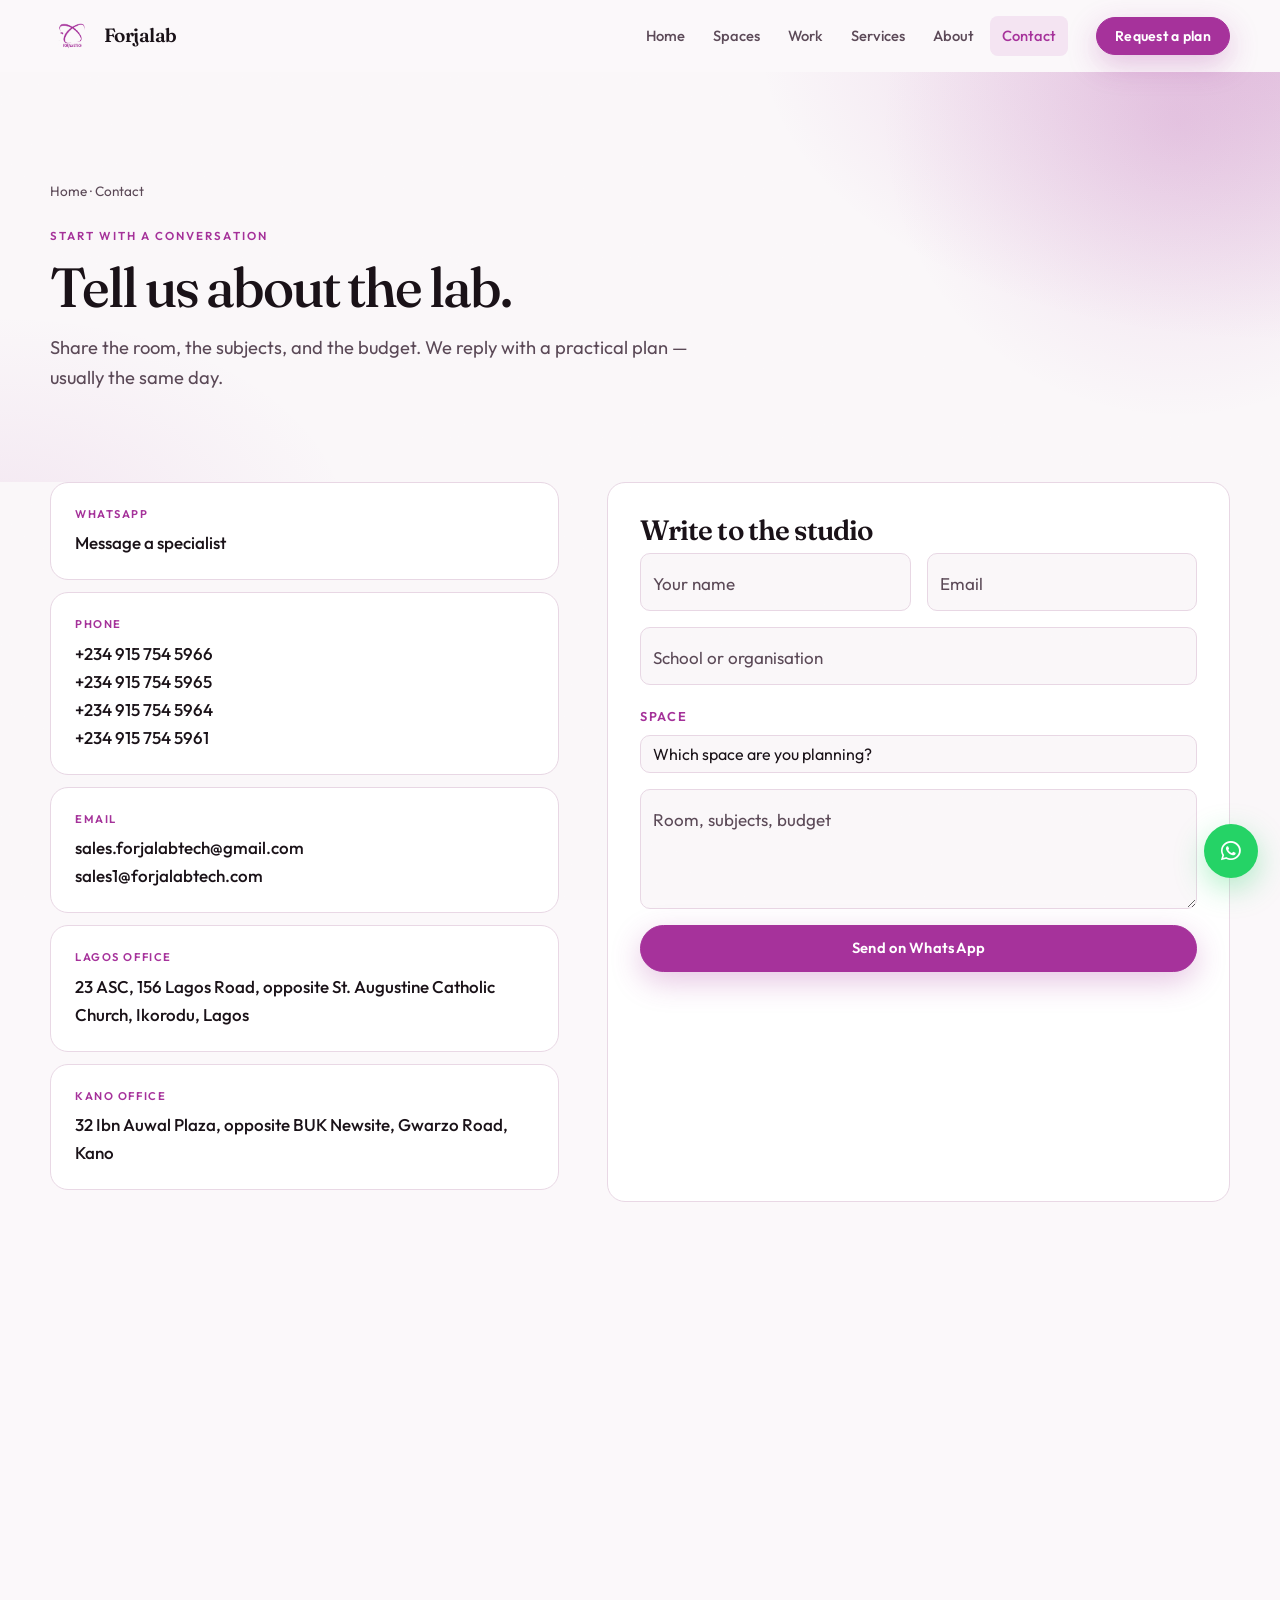
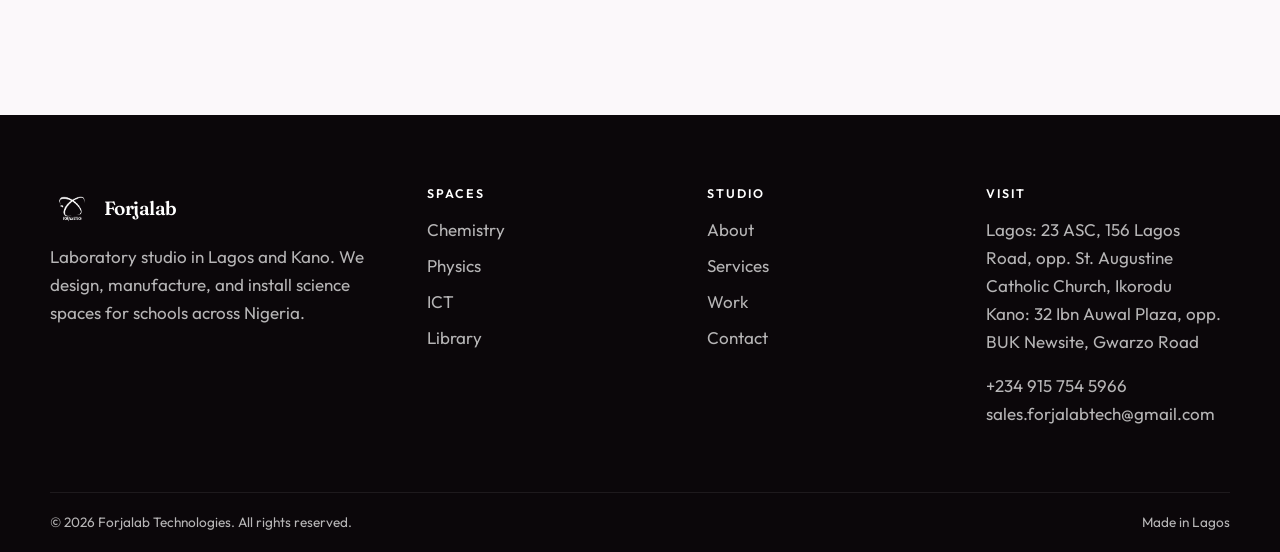
<file: contact.html>
<!DOCTYPE html>
<html lang="en">
<head>
    <meta charset="utf-8">
    <title>Contact Forjalab — Request a laboratory plan</title>
    <meta name="viewport" content="width=device-width, initial-scale=1.0">
    <meta name="description" content="Talk to Forjalab in Lagos or Kano. WhatsApp, phone, or write — we will help you plan a science laboratory.">
    <link rel="icon" href="img/logo1.png" type="image/png">
    <link rel="apple-touch-icon" href="img/logo1.png">
    <link rel="preconnect" href="https://fonts.googleapis.com">
    <link rel="preconnect" href="https://fonts.gstatic.com" crossorigin>
    <link href="https://fonts.googleapis.com/css2?family=Fraunces:opsz,wght@9..144,500;9..144,600;9..144,700&family=Outfit:wght@400;500;600;700&display=swap" rel="stylesheet">
    <link href="https://cdnjs.cloudflare.com/ajax/libs/font-awesome/5.10.0/css/all.min.css" rel="stylesheet">
    <link href="https://cdn.jsdelivr.net/npm/bootstrap-icons@1.4.1/font/bootstrap-icons.css" rel="stylesheet">
    <link href="css/bootstrap.min.css" rel="stylesheet">
    <link href="css/style.css" rel="stylesheet">
</head>
<body>
<header class="site-header" id="siteHeader">
    <div class="wrap header-inner">
        <a class="brand" href="index.html"><img src="img/logo1.png" alt="Forjalab"><span>Forjalab</span></a>
        <nav class="site-nav" id="siteNav">
            <a href="index.html">Home</a>
            <a href="spaces.html">Spaces</a>
            <a href="project.html">Work</a>
            <a href="service.html">Services</a>
            <a href="about.html">About</a>
            <a class="is-active" href="contact.html">Contact</a>
        </nav>
        <a class="btn btn-primary header-cta" href="https://wa.link/xsimeu">Request a plan</a>
        <button class="nav-toggle" type="button" aria-label="Open menu"><span></span><span></span><span></span></button>
    </div>
</header>

<section class="page-hero">
    <div class="wrap">
        <div class="crumb"><a href="index.html">Home</a> · Contact</div>
        <span class="kicker">Start with a conversation</span>
        <h1>Tell us about the lab.</h1>
        <p class="lede">Share the room, the subjects, and the budget. We reply with a practical plan — usually the same day.</p>
    </div>
</section>

<section class="section" style="padding-top:0">
    <div class="wrap">
        <div class="contact-grid">
            <div>
                <div class="contact-card">
                    <small>WhatsApp</small>
                    <a href="https://wa.link/xsimeu">Message a specialist</a>
                </div>
                <div class="contact-card">
                    <small>Phone</small>
                    <p>
                        <a href="tel:+2349157545966">+234 915 754 5966</a><br>
                        <a href="tel:+2349157545965">+234 915 754 5965</a><br>
                        <a href="tel:+2349157545964">+234 915 754 5964</a><br>
                        <a href="tel:+2349157545961">+234 915 754 5961</a>
                    </p>
                </div>
                <div class="contact-card">
                    <small>Email</small>
                    <p>
                        <a href="mailto:sales.forjalabtech@gmail.com">sales.forjalabtech@gmail.com</a><br>
                        <a href="mailto:sales1@forjalabtech.com">sales1@forjalabtech.com</a>
                    </p>
                </div>
                <div class="contact-card">
                    <small>Lagos office</small>
                    <p>23 ASC, 156 Lagos Road, opposite St. Augustine Catholic Church, Ikorodu, Lagos</p>
                </div>
                <div class="contact-card">
                    <small>Kano office</small>
                    <p>32 Ibn Auwal Plaza, opposite BUK Newsite, Gwarzo Road, Kano</p>
                </div>
            </div>
            <div class="form-shell">
                <h3 style="margin-top:0">Write to the studio</h3>
                <form action="https://wa.link/xsimeu" method="get">
                    <div class="row g-3">
                        <div class="col-md-6">
                            <div class="form-floating">
                                <input class="form-control" id="name" type="text" placeholder="Name">
                                <label for="name">Your name</label>
                            </div>
                        </div>
                        <div class="col-md-6">
                            <div class="form-floating">
                                <input class="form-control" id="email" type="email" placeholder="Email">
                                <label for="email">Email</label>
                            </div>
                        </div>
                        <div class="col-12">
                            <div class="form-floating">
                                <input class="form-control" id="school" type="text" placeholder="School">
                                <label for="school">School or organisation</label>
                            </div>
                        </div>
                        <div class="col-12">
                            <label class="form-label" for="space" style="font-size:.8rem;letter-spacing:.12em;text-transform:uppercase;color:var(--primary);font-weight:600">Space</label>
                            <select class="form-select" id="space">
                                <option value="" selected>Which space are you planning?</option>
                                <option>Chemistry lab</option>
                                <option>Physics lab</option>
                                <option>Biology lab</option>
                                <option>ICT lab</option>
                                <option>Language laboratory</option>
                                <option>Classroom furniture</option>
                                <option>Library</option>
                                <option>Home economics</option>
                                <option>Basic technology</option>
                                <option>Cafeteria</option>
                                <option>Full campus</option>
                            </select>
                        </div>
                        <div class="col-12">
                            <div class="form-floating">
                                <textarea class="form-control" id="message" placeholder="Message" style="height:120px"></textarea>
                                <label for="message">Room, subjects, budget</label>
                            </div>
                        </div>
                        <div class="col-12">
                            <button class="btn btn-primary w-100" type="submit">Send on WhatsApp</button>
                        </div>
                    </div>
                </form>
            </div>
        </div>
        <div style="margin-top:48px">
            <iframe class="map-frame" src="https://www.google.com/maps/embed?pb=!1m18!1m12!1m3!1d253682.45932571165!2d3.1438707182422654!3d6.548376812166333!2m3!1f0!2f0!3f0!3m2!1i1024!2i768!4f13.1!3m3!1m2!1s0x103b8b2ae68280c1%3A0xdc9e87a367c3d9cb!2sLagos!5e0!3m2!1sen!2sng!4v1658355419458!5m2!1sen!2sng" loading="lazy" referrerpolicy="no-referrer-when-downgrade" title="Forjalab in Lagos"></iframe>
        </div>
    </div>
</section>

<footer class="site-footer">
    <div class="wrap footer-grid">
        <div>
            <a class="brand" href="index.html"><img src="img/logo1.png" alt=""><span>Forjalab</span></a>
            <p>Laboratory studio in Lagos and Kano. We design, manufacture, and install science spaces for schools across Nigeria.</p>
        </div>
        <div>
            <h4>Spaces</h4>
            <div class="footer-links">
                <a href="spaces.html#chemistry">Chemistry</a>
                <a href="spaces.html#physics">Physics</a>
                <a href="spaces.html#ict">ICT</a>
                <a href="spaces.html#library">Library</a>
            </div>
        </div>
        <div>
            <h4>Studio</h4>
            <div class="footer-links">
                <a href="about.html">About</a>
                <a href="service.html">Services</a>
                <a href="project.html">Work</a>
                <a href="contact.html">Contact</a>
            </div>
        </div>
        <div>
            <h4>Visit</h4>
            <p>Lagos: 23 ASC, 156 Lagos Road, opp. St. Augustine Catholic Church, Ikorodu<br>
            Kano: 32 Ibn Auwal Plaza, opp. BUK Newsite, Gwarzo Road</p>
            <p><a href="tel:+2349157545966">+234 915 754 5966</a><br>
            <a href="mailto:sales.forjalabtech@gmail.com">sales.forjalabtech@gmail.com</a></p>
        </div>
    </div>
    <div class="wrap legal">
        <span>© 2026 Forjalab Technologies. All rights reserved.</span>
        <span>Made in Lagos</span>
    </div>
</footer>
<a class="wa-float" href="https://wa.link/xsimeu" aria-label="WhatsApp"><i class="fab fa-whatsapp"></i></a>
<a href="#" class="back-to-top"><i class="bi bi-arrow-up"></i></a>
<script src="https://code.jquery.com/jquery-3.4.1.min.js"></script>
<script src="https://cdn.jsdelivr.net/npm/bootstrap@5.0.0/dist/js/bootstrap.bundle.min.js"></script>
<script src="js/main.js"></script>
</body>
</html>
</file>
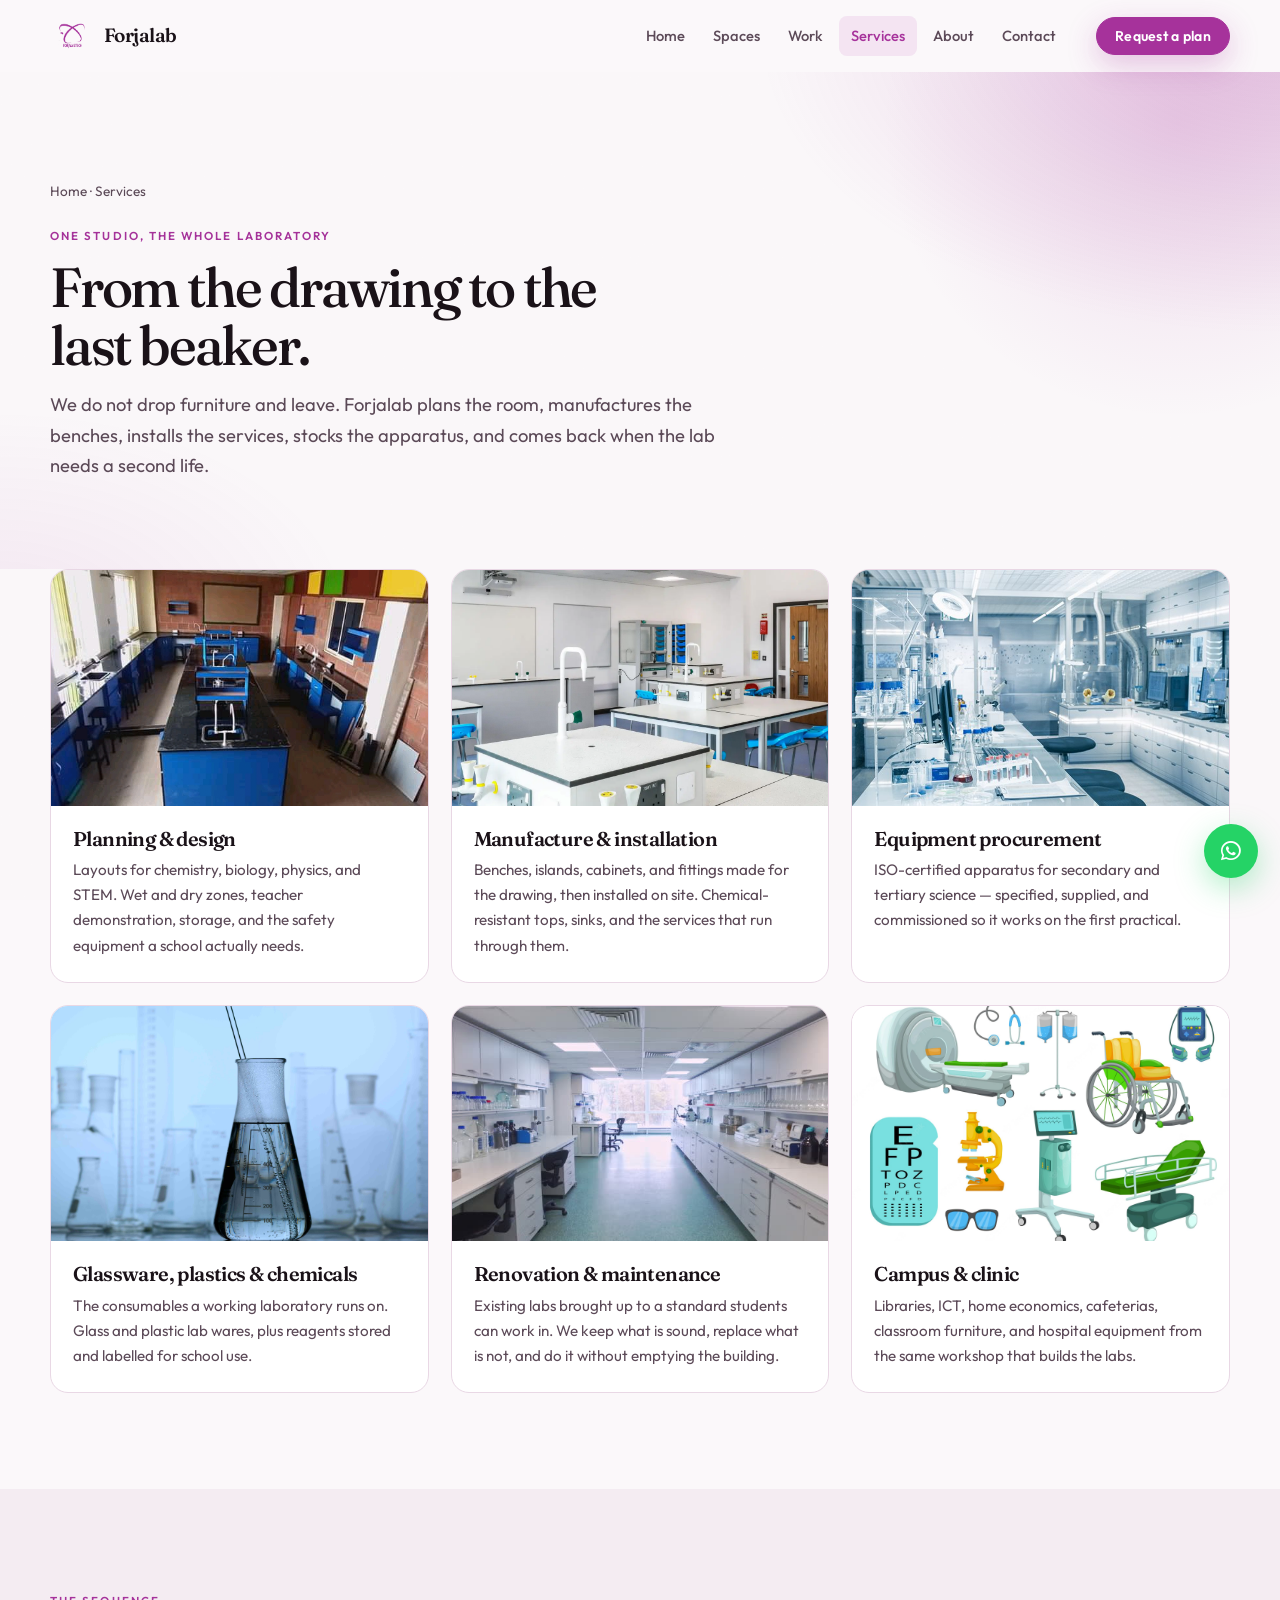
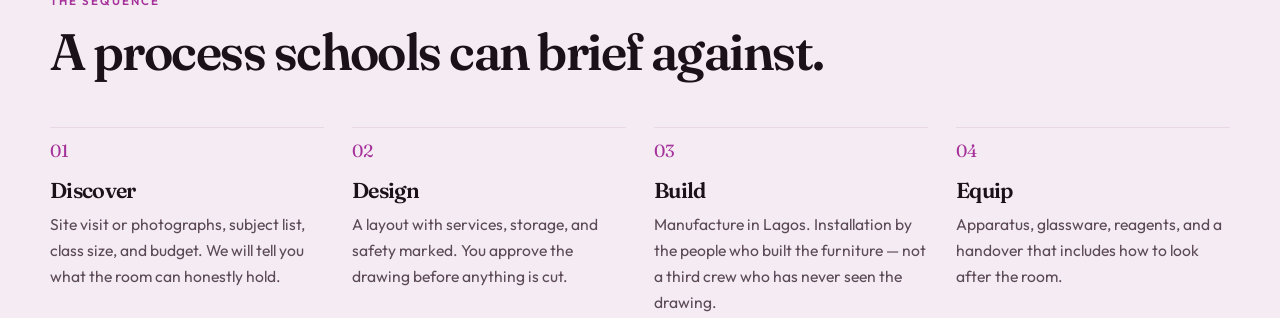
<file: feature.html>
<!DOCTYPE html>
<html lang="en">
<head>
    <meta charset="utf-8">
    <title>Services | Forjalab</title>
    <meta http-equiv="refresh" content="0; url=service.html">
    <link rel="icon" href="img/logo1.png" type="image/png">
    <link rel="apple-touch-icon" href="img/logo1.png">
</head>
<body>
    <p><a href="service.html">Continue to Services</a></p>
</body>
</html>
</file>
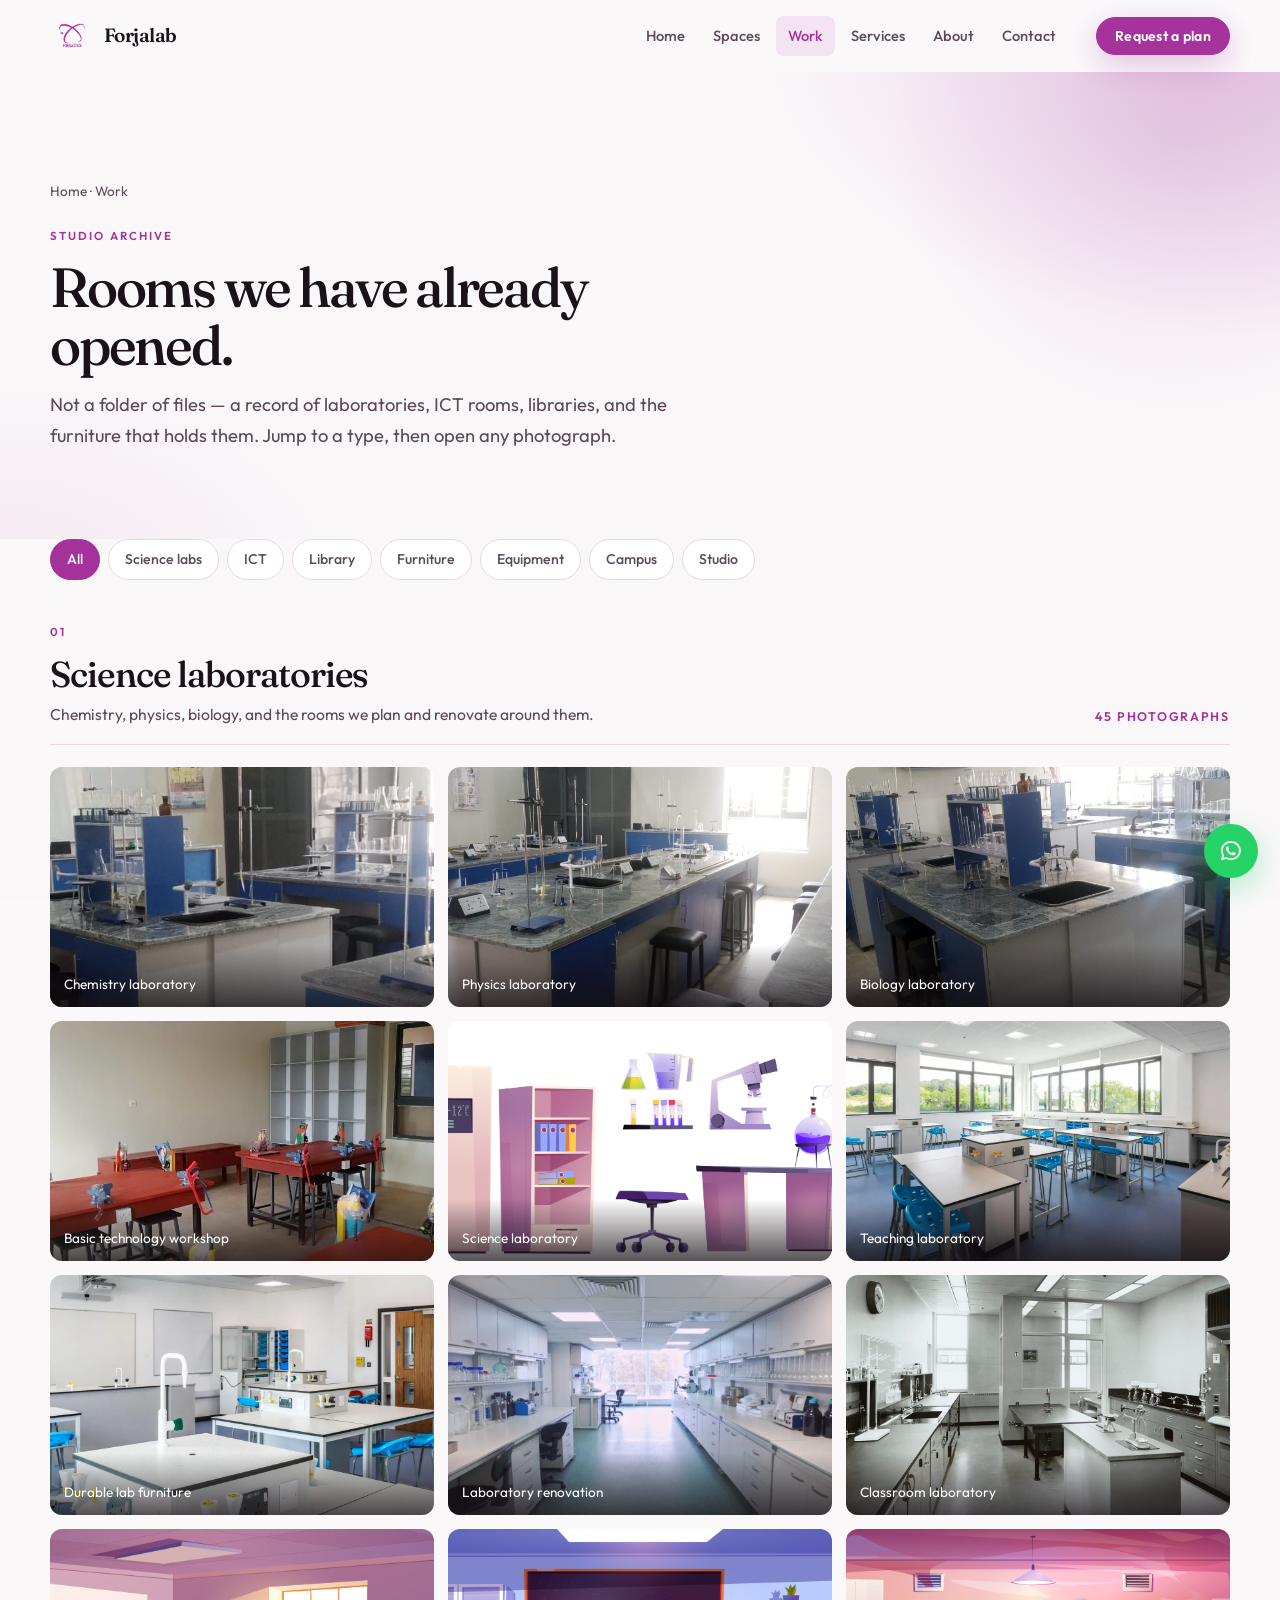
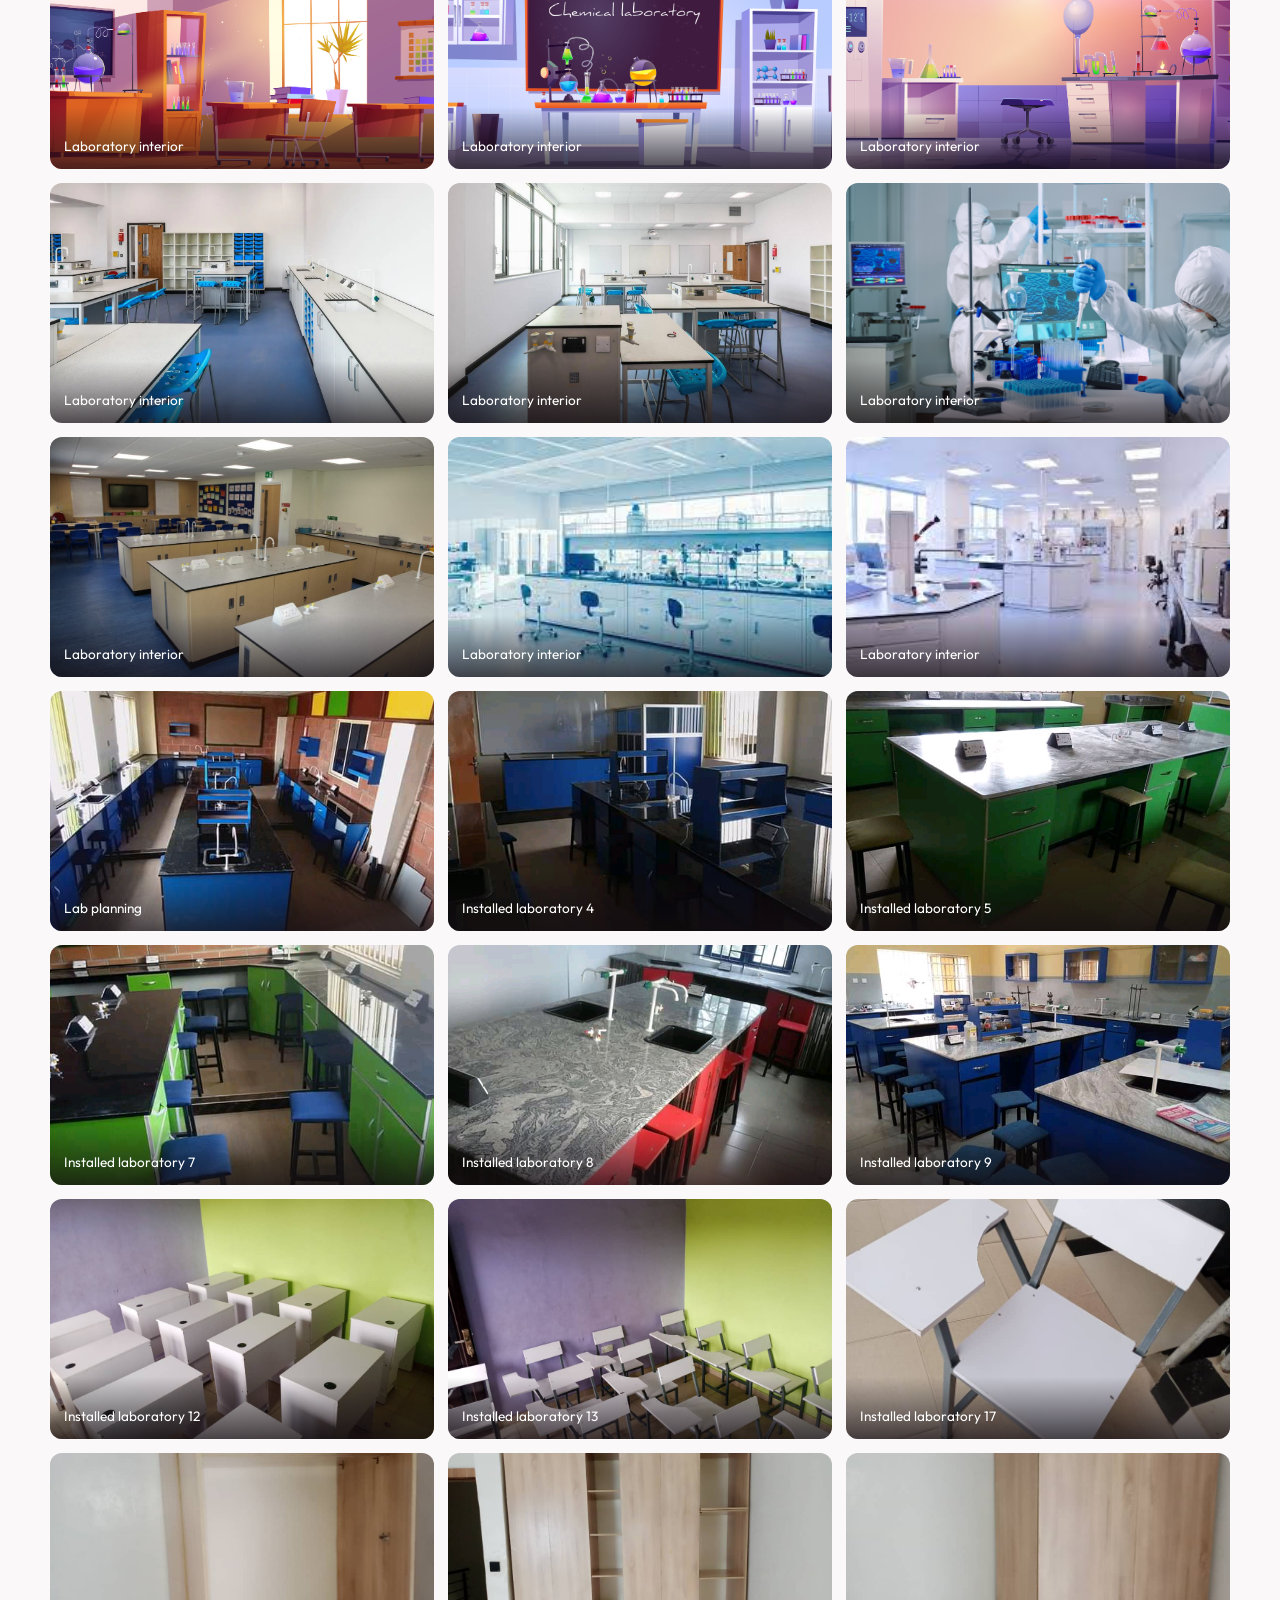
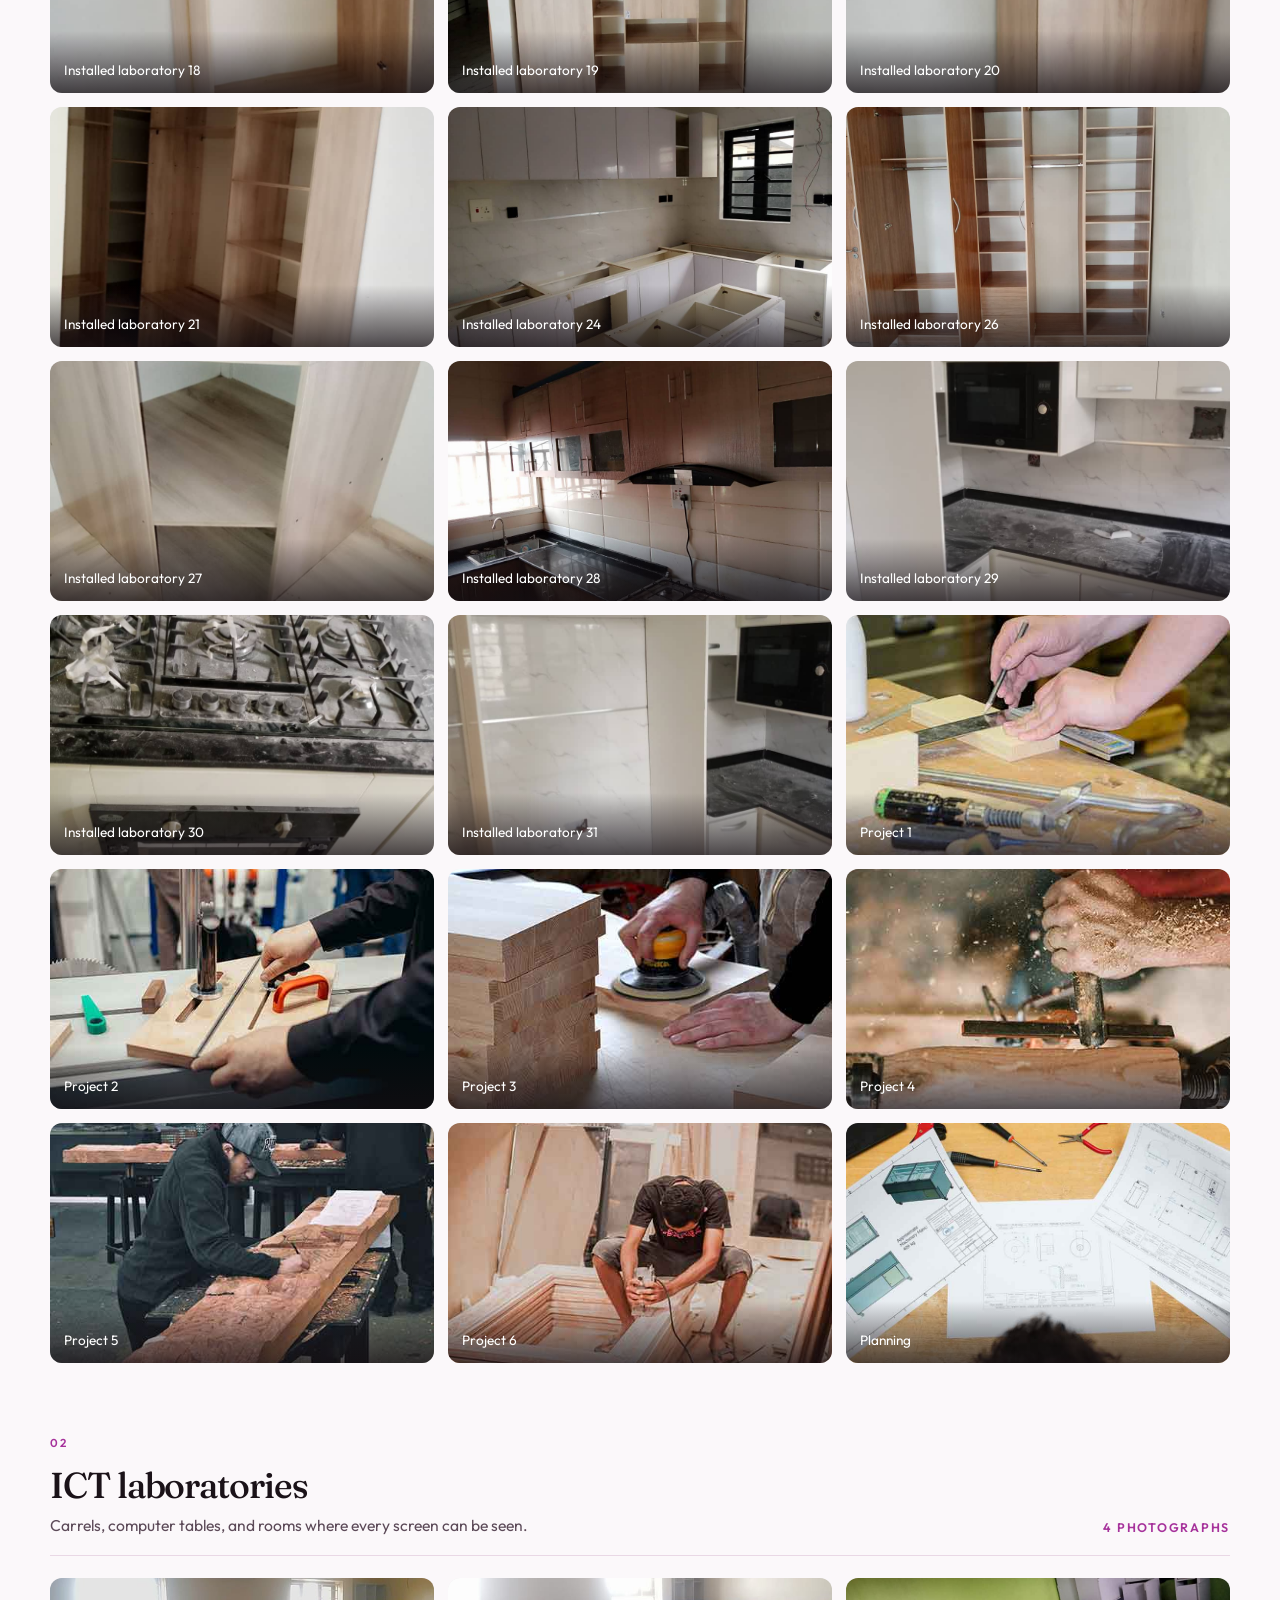
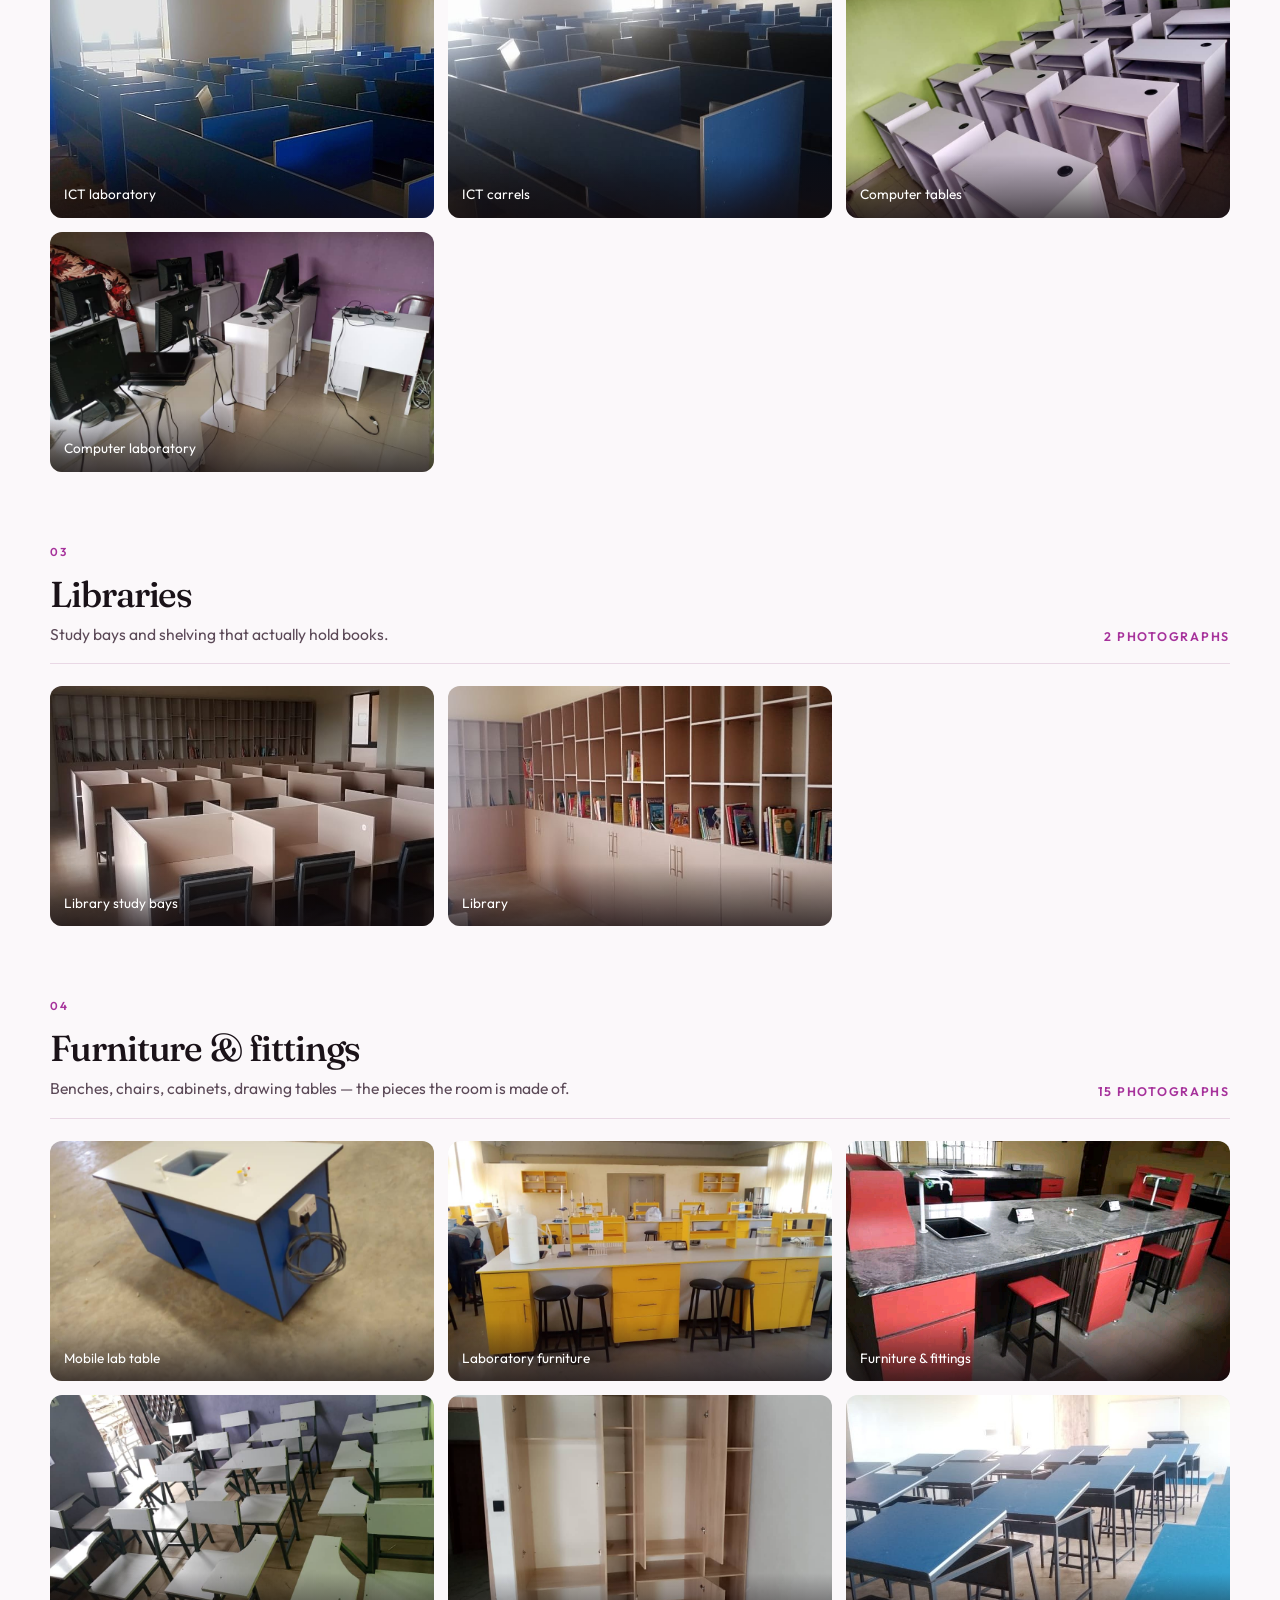
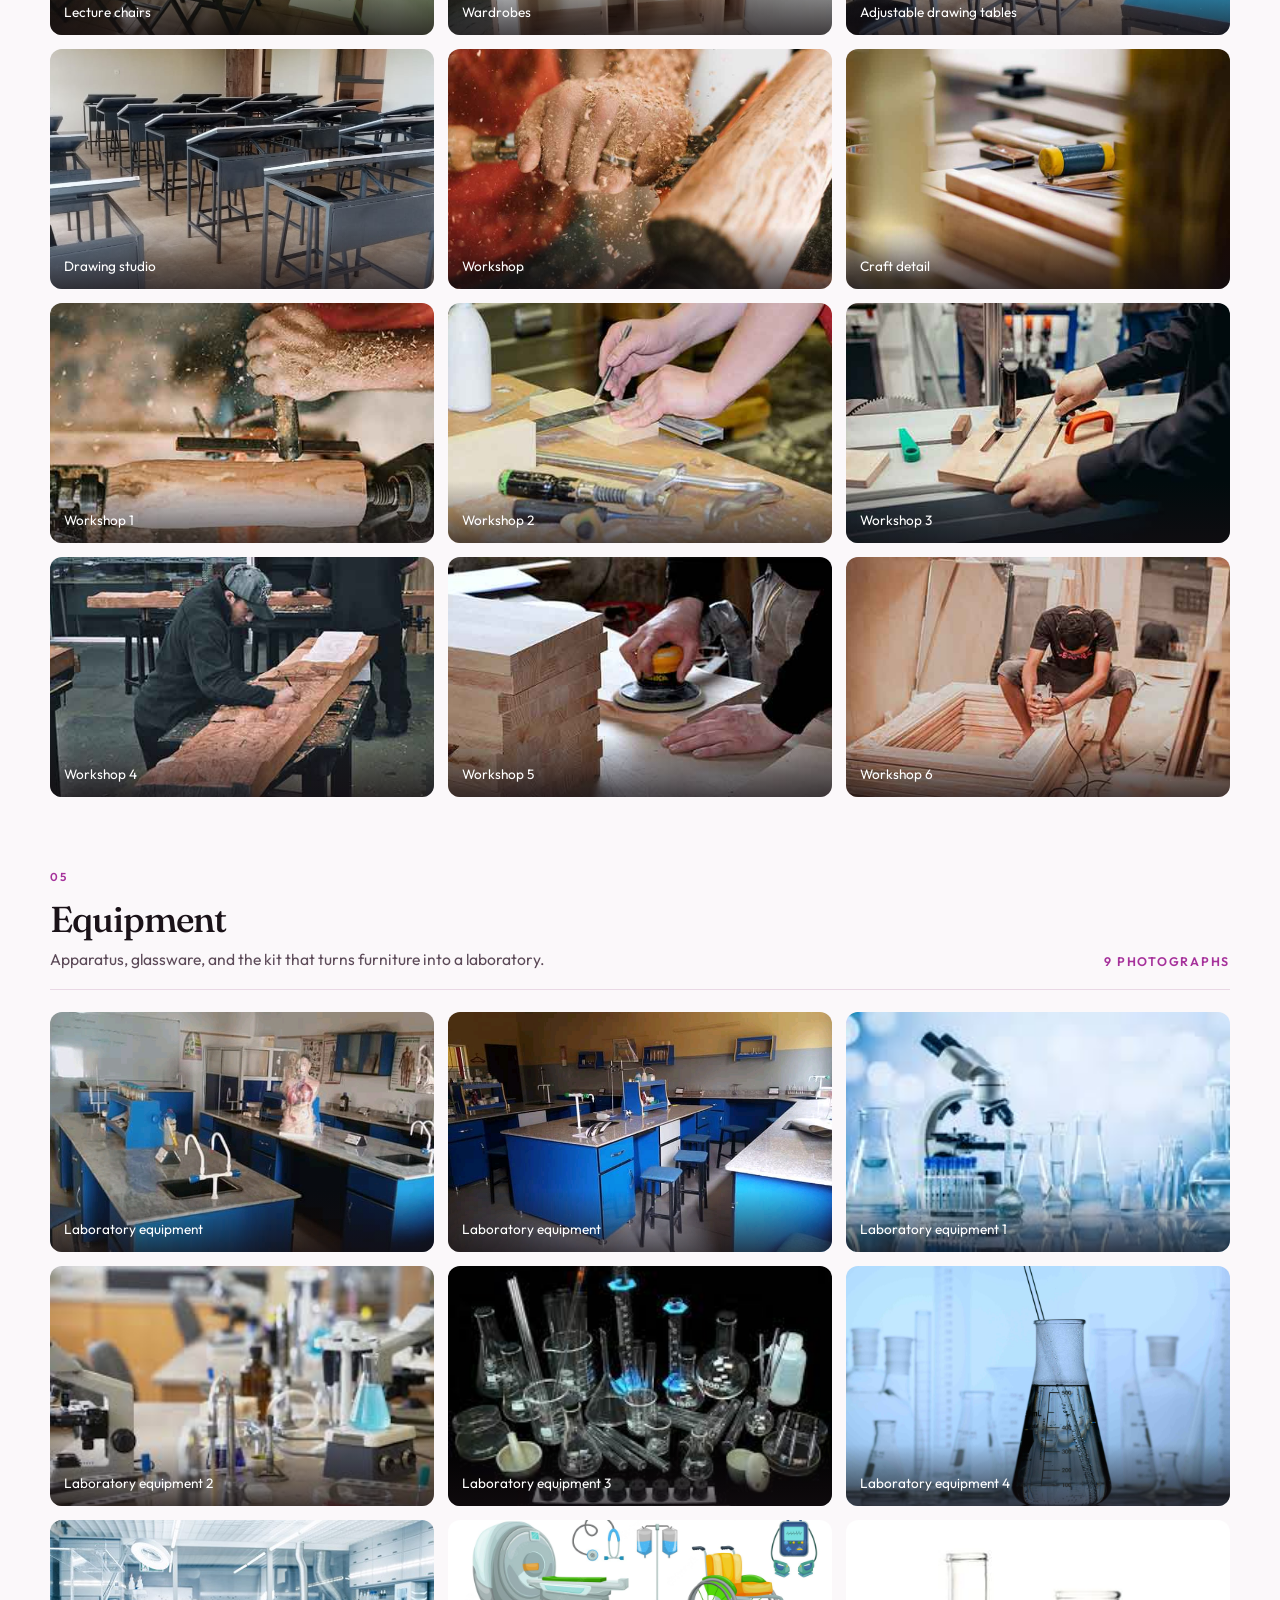
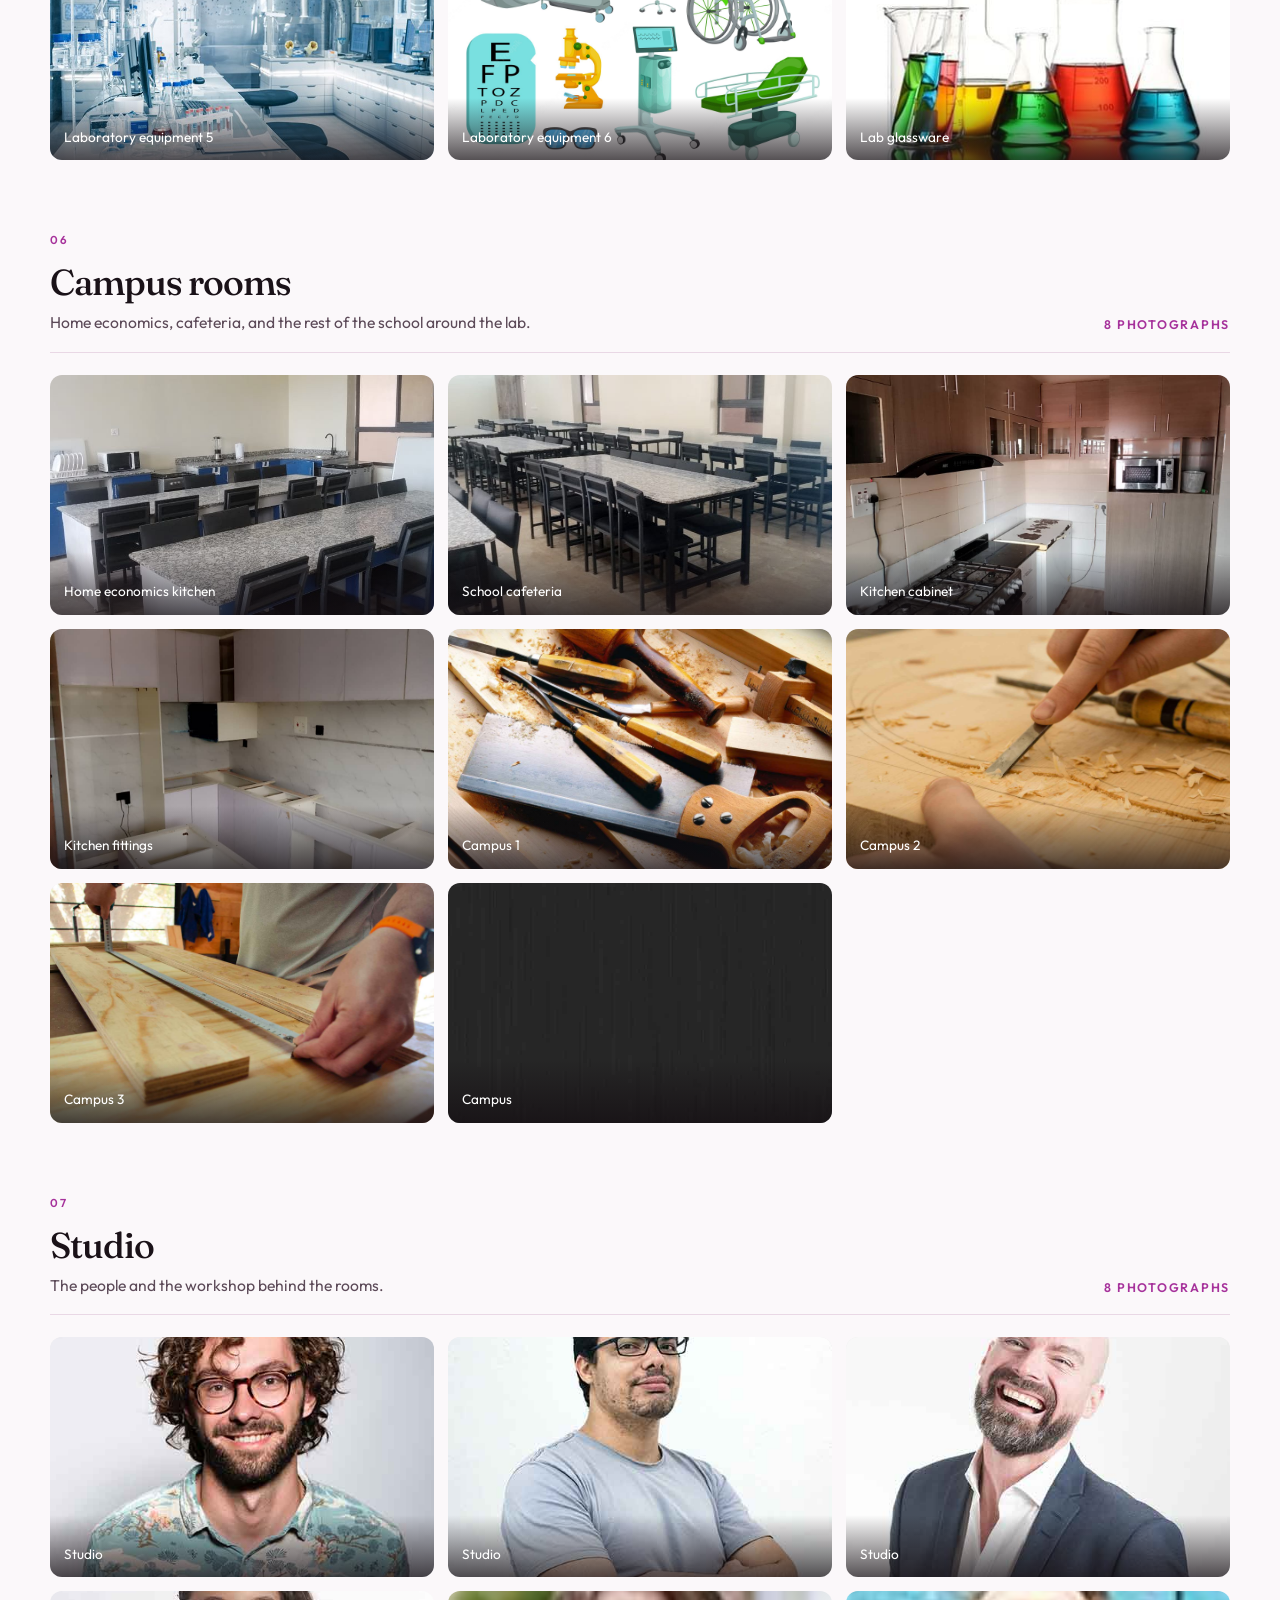
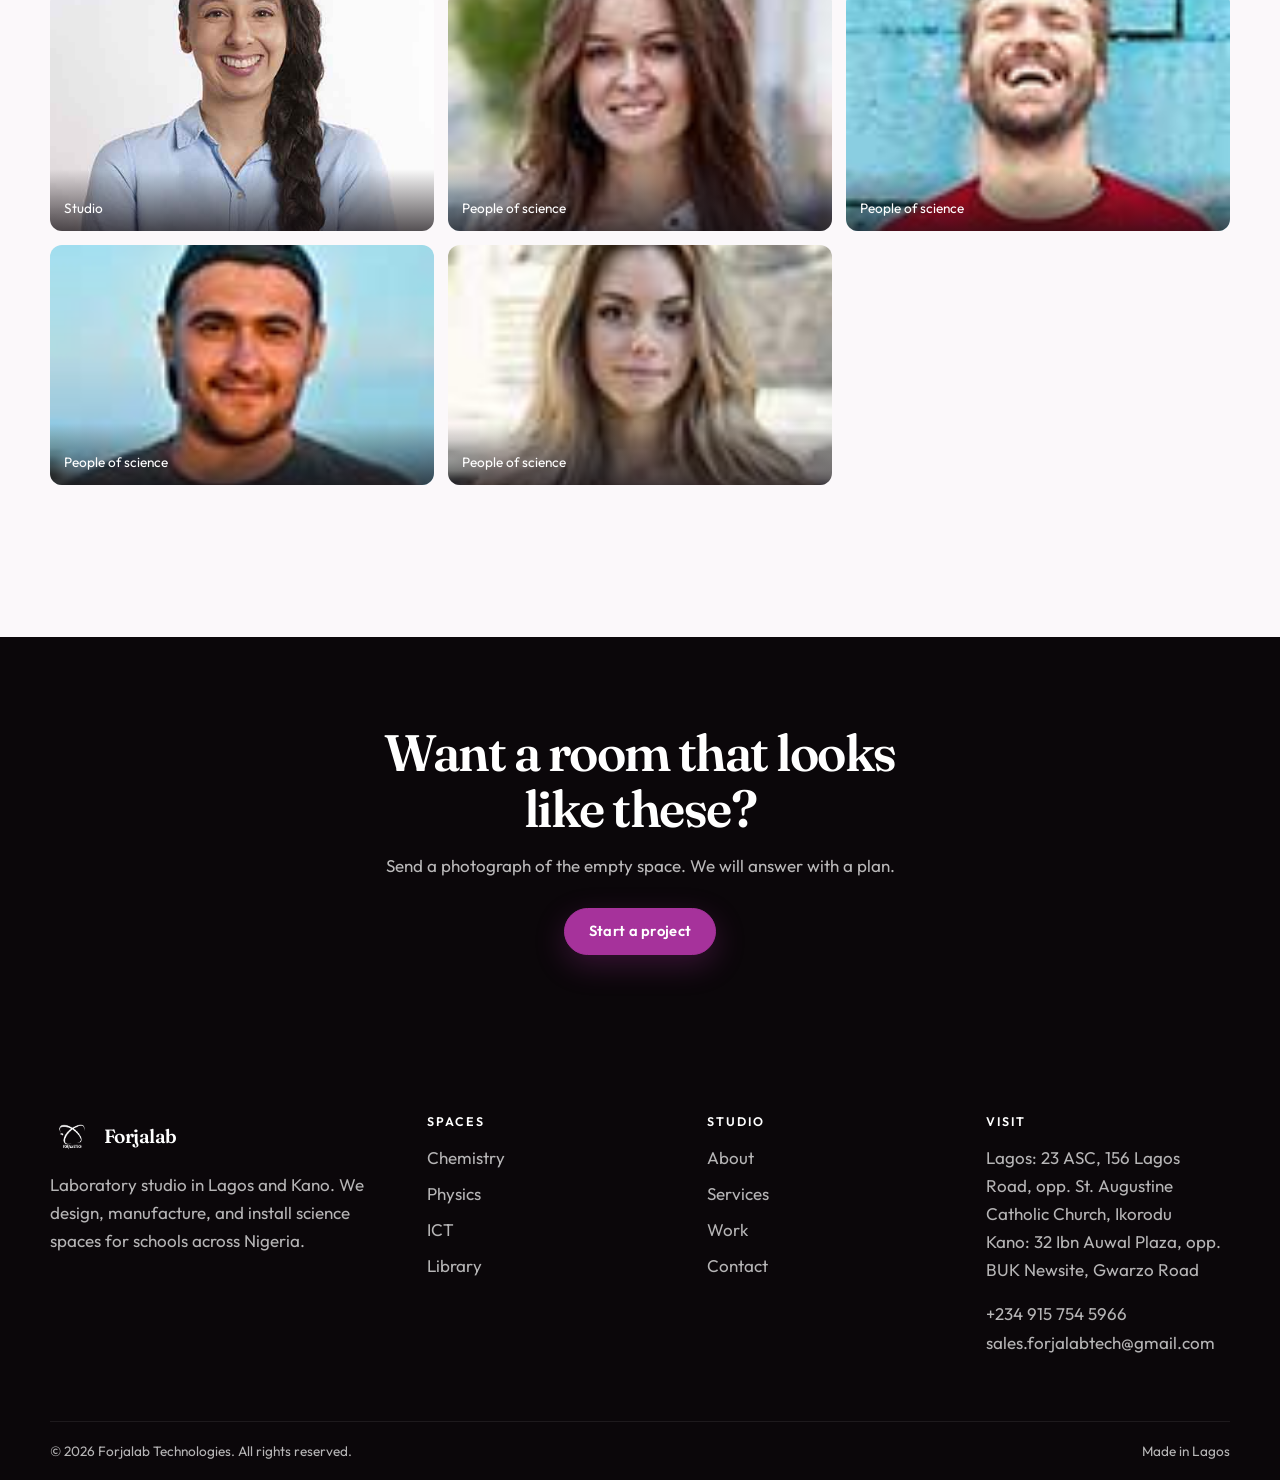
<file: project.html>
<!DOCTYPE html>
<html lang="en">
<head>
    <meta charset="utf-8">
    <title>Work — Laboratories we have built | Forjalab</title>
    <meta name="viewport" content="width=device-width, initial-scale=1.0">
    <meta name="description" content="A studio archive of Forjalab laboratories, ICT rooms, libraries, furniture, and campus spaces across Nigeria.">
    <link rel="icon" href="img/logo1.png" type="image/png">
    <link rel="apple-touch-icon" href="img/logo1.png">
    <link rel="preconnect" href="https://fonts.googleapis.com">
    <link rel="preconnect" href="https://fonts.gstatic.com" crossorigin>
    <link href="https://fonts.googleapis.com/css2?family=Fraunces:opsz,wght@9..144,500;9..144,600;9..144,700&family=Outfit:wght@400;500;600;700&display=swap" rel="stylesheet">
    <link href="https://cdnjs.cloudflare.com/ajax/libs/font-awesome/5.10.0/css/all.min.css" rel="stylesheet">
    <link href="https://cdn.jsdelivr.net/npm/bootstrap-icons@1.4.1/font/bootstrap-icons.css" rel="stylesheet">
    <link href="lib/lightbox/css/lightbox.min.css" rel="stylesheet">
    <link href="css/bootstrap.min.css" rel="stylesheet">
    <link href="css/style.css" rel="stylesheet">
</head>
<body>
<header class="site-header" id="siteHeader">
    <div class="wrap header-inner">
        <a class="brand" href="index.html"><img src="img/logo1.png" alt="Forjalab"><span>Forjalab</span></a>
        <nav class="site-nav" id="siteNav">
            <a href="index.html">Home</a>
            <a href="spaces.html">Spaces</a>
            <a class="is-active" href="project.html">Work</a>
            <a href="service.html">Services</a>
            <a href="about.html">About</a>
            <a href="contact.html">Contact</a>
        </nav>
        <a class="btn btn-primary header-cta" href="https://wa.link/xsimeu">Request a plan</a>
        <button class="nav-toggle" type="button" aria-label="Open menu"><span></span><span></span><span></span></button>
    </div>
</header>

<section class="page-hero">
    <div class="wrap">
        <div class="crumb"><a href="index.html">Home</a> · Work</div>
        <span class="kicker">Studio archive</span>
        <h1>Rooms we have already opened.</h1>
        <p class="lede">Not a folder of files — a record of laboratories, ICT rooms, libraries, and the furniture that holds them. Jump to a type, then open any photograph.</p>
    </div>
</section>

<section class="section" style="padding-top:0">
    <div class="wrap">
        <div class="filters" id="archiveNav">
            <button type="button" class="is-active" data-filter="*">All</button>
            <button type="button" data-filter="science">Science labs</button>
            <button type="button" data-filter="ict">ICT</button>
            <button type="button" data-filter="library">Library</button>
            <button type="button" data-filter="furniture">Furniture</button>
            <button type="button" data-filter="equipment">Equipment</button>
            <button type="button" data-filter="campus">Campus</button>
            <button type="button" data-filter="studio">Studio</button>
        </div>
        <section class="archive-block" id="science" data-cat="science">
            <header class="archive-head">
                <div>
                    <span class="kicker">01</span>
                    <h2>Science laboratories</h2>
                    <p>Chemistry, physics, biology, and the rooms we plan and renovate around them.</p>
                </div>
                <span class="count">45 photographs</span>
            </header>
            <div class="gallery">
                <a href="img/spaces/chemistry.jpg" data-lightbox="work" data-title="Chemistry laboratory" data-cat="science">
                    <img src="img/spaces/chemistry.jpg" alt="Chemistry laboratory">
                    <figcaption>Chemistry laboratory</figcaption>
                </a>
                <a href="img/spaces/physics.jpg" data-lightbox="work" data-title="Physics laboratory" data-cat="science">
                    <img src="img/spaces/physics.jpg" alt="Physics laboratory">
                    <figcaption>Physics laboratory</figcaption>
                </a>
                <a href="img/spaces/biology.jpg" data-lightbox="work" data-title="Biology laboratory" data-cat="science">
                    <img src="img/spaces/biology.jpg" alt="Biology laboratory">
                    <figcaption>Biology laboratory</figcaption>
                </a>
                <a href="img/spaces/basic-tech.jpg" data-lightbox="work" data-title="Basic technology workshop" data-cat="science">
                    <img src="img/spaces/basic-tech.jpg" alt="Basic technology workshop">
                    <figcaption>Basic technology workshop</figcaption>
                </a>
                <a href="img/nbg2.jpg" data-lightbox="work" data-title="Science laboratory" data-cat="science">
                    <img src="img/nbg2.jpg" alt="Science laboratory">
                    <figcaption>Science laboratory</figcaption>
                </a>
                <a href="img/nbg5.webp" data-lightbox="work" data-title="Teaching laboratory" data-cat="science">
                    <img src="img/nbg5.webp" alt="Teaching laboratory">
                    <figcaption>Teaching laboratory</figcaption>
                </a>
                <a href="img/nbg6.jpeg" data-lightbox="work" data-title="Durable lab furniture" data-cat="science">
                    <img src="img/nbg6.jpeg" alt="Durable lab furniture">
                    <figcaption>Durable lab furniture</figcaption>
                </a>
                <a href="img/nbg7.jpg" data-lightbox="work" data-title="Laboratory renovation" data-cat="science">
                    <img src="img/nbg7.jpg" alt="Laboratory renovation">
                    <figcaption>Laboratory renovation</figcaption>
                </a>
                <a href="img/nbg8.jpg" data-lightbox="work" data-title="Classroom laboratory" data-cat="science">
                    <img src="img/nbg8.jpg" alt="Classroom laboratory">
                    <figcaption>Classroom laboratory</figcaption>
                </a>
                <a href="img/nbg1.jpg" data-lightbox="work" data-title="Laboratory interior" data-cat="science">
                    <img src="img/nbg1.jpg" alt="Laboratory interior">
                    <figcaption>Laboratory interior</figcaption>
                </a>
                <a href="img/nbg3.jpg" data-lightbox="work" data-title="Laboratory interior" data-cat="science">
                    <img src="img/nbg3.jpg" alt="Laboratory interior">
                    <figcaption>Laboratory interior</figcaption>
                </a>
                <a href="img/nbg4.jpg" data-lightbox="work" data-title="Laboratory interior" data-cat="science">
                    <img src="img/nbg4.jpg" alt="Laboratory interior">
                    <figcaption>Laboratory interior</figcaption>
                </a>
                <a href="img/nbg9.jpeg" data-lightbox="work" data-title="Laboratory interior" data-cat="science">
                    <img src="img/nbg9.jpeg" alt="Laboratory interior">
                    <figcaption>Laboratory interior</figcaption>
                </a>
                <a href="img/nbg10.jpg" data-lightbox="work" data-title="Laboratory interior" data-cat="science">
                    <img src="img/nbg10.jpg" alt="Laboratory interior">
                    <figcaption>Laboratory interior</figcaption>
                </a>
                <a href="img/nbg11.jpg" data-lightbox="work" data-title="Laboratory interior" data-cat="science">
                    <img src="img/nbg11.jpg" alt="Laboratory interior">
                    <figcaption>Laboratory interior</figcaption>
                </a>
                <a href="img/nbg12.jpg" data-lightbox="work" data-title="Laboratory interior" data-cat="science">
                    <img src="img/nbg12.jpg" alt="Laboratory interior">
                    <figcaption>Laboratory interior</figcaption>
                </a>
                <a href="img/nbg13.jpg" data-lightbox="work" data-title="Laboratory interior" data-cat="science">
                    <img src="img/nbg13.jpg" alt="Laboratory interior">
                    <figcaption>Laboratory interior</figcaption>
                </a>
                <a href="img/nbg14.jpg" data-lightbox="work" data-title="Laboratory interior" data-cat="science">
                    <img src="img/nbg14.jpg" alt="Laboratory interior">
                    <figcaption>Laboratory interior</figcaption>
                </a>
                <a href="img/int3.jpg" data-lightbox="work" data-title="Lab planning" data-cat="science">
                    <img src="img/int3.jpg" alt="Lab planning">
                    <figcaption>Lab planning</figcaption>
                </a>
                <a href="img/int4.jpg" data-lightbox="work" data-title="Installed laboratory 4" data-cat="science">
                    <img src="img/int4.jpg" alt="Installed laboratory 4">
                    <figcaption>Installed laboratory 4</figcaption>
                </a>
                <a href="img/int5.jpg" data-lightbox="work" data-title="Installed laboratory 5" data-cat="science">
                    <img src="img/int5.jpg" alt="Installed laboratory 5">
                    <figcaption>Installed laboratory 5</figcaption>
                </a>
                <a href="img/int7.jpg" data-lightbox="work" data-title="Installed laboratory 7" data-cat="science">
                    <img src="img/int7.jpg" alt="Installed laboratory 7">
                    <figcaption>Installed laboratory 7</figcaption>
                </a>
                <a href="img/int8.jpg" data-lightbox="work" data-title="Installed laboratory 8" data-cat="science">
                    <img src="img/int8.jpg" alt="Installed laboratory 8">
                    <figcaption>Installed laboratory 8</figcaption>
                </a>
                <a href="img/int9.jpg" data-lightbox="work" data-title="Installed laboratory 9" data-cat="science">
                    <img src="img/int9.jpg" alt="Installed laboratory 9">
                    <figcaption>Installed laboratory 9</figcaption>
                </a>
                <a href="img/int12.jpg" data-lightbox="work" data-title="Installed laboratory 12" data-cat="science">
                    <img src="img/int12.jpg" alt="Installed laboratory 12">
                    <figcaption>Installed laboratory 12</figcaption>
                </a>
                <a href="img/int13.jpg" data-lightbox="work" data-title="Installed laboratory 13" data-cat="science">
                    <img src="img/int13.jpg" alt="Installed laboratory 13">
                    <figcaption>Installed laboratory 13</figcaption>
                </a>
                <a href="img/int17.jpg" data-lightbox="work" data-title="Installed laboratory 17" data-cat="science">
                    <img src="img/int17.jpg" alt="Installed laboratory 17">
                    <figcaption>Installed laboratory 17</figcaption>
                </a>
                <a href="img/int18.jpg" data-lightbox="work" data-title="Installed laboratory 18" data-cat="science">
                    <img src="img/int18.jpg" alt="Installed laboratory 18">
                    <figcaption>Installed laboratory 18</figcaption>
                </a>
                <a href="img/int19.jpg" data-lightbox="work" data-title="Installed laboratory 19" data-cat="science">
                    <img src="img/int19.jpg" alt="Installed laboratory 19">
                    <figcaption>Installed laboratory 19</figcaption>
                </a>
                <a href="img/int20.jpg" data-lightbox="work" data-title="Installed laboratory 20" data-cat="science">
                    <img src="img/int20.jpg" alt="Installed laboratory 20">
                    <figcaption>Installed laboratory 20</figcaption>
                </a>
                <a href="img/int21.jpg" data-lightbox="work" data-title="Installed laboratory 21" data-cat="science">
                    <img src="img/int21.jpg" alt="Installed laboratory 21">
                    <figcaption>Installed laboratory 21</figcaption>
                </a>
                <a href="img/int24.jpg" data-lightbox="work" data-title="Installed laboratory 24" data-cat="science">
                    <img src="img/int24.jpg" alt="Installed laboratory 24">
                    <figcaption>Installed laboratory 24</figcaption>
                </a>
                <a href="img/int26.jpg" data-lightbox="work" data-title="Installed laboratory 26" data-cat="science">
                    <img src="img/int26.jpg" alt="Installed laboratory 26">
                    <figcaption>Installed laboratory 26</figcaption>
                </a>
                <a href="img/int27.jpg" data-lightbox="work" data-title="Installed laboratory 27" data-cat="science">
                    <img src="img/int27.jpg" alt="Installed laboratory 27">
                    <figcaption>Installed laboratory 27</figcaption>
                </a>
                <a href="img/int28.jpg" data-lightbox="work" data-title="Installed laboratory 28" data-cat="science">
                    <img src="img/int28.jpg" alt="Installed laboratory 28">
                    <figcaption>Installed laboratory 28</figcaption>
                </a>
                <a href="img/int29.jpg" data-lightbox="work" data-title="Installed laboratory 29" data-cat="science">
                    <img src="img/int29.jpg" alt="Installed laboratory 29">
                    <figcaption>Installed laboratory 29</figcaption>
                </a>
                <a href="img/int30.jpg" data-lightbox="work" data-title="Installed laboratory 30" data-cat="science">
                    <img src="img/int30.jpg" alt="Installed laboratory 30">
                    <figcaption>Installed laboratory 30</figcaption>
                </a>
                <a href="img/int31.jpg" data-lightbox="work" data-title="Installed laboratory 31" data-cat="science">
                    <img src="img/int31.jpg" alt="Installed laboratory 31">
                    <figcaption>Installed laboratory 31</figcaption>
                </a>
                <a href="img/portfolio-1.jpg" data-lightbox="work" data-title="Project 1" data-cat="science">
                    <img src="img/portfolio-1.jpg" alt="Project 1">
                    <figcaption>Project 1</figcaption>
                </a>
                <a href="img/portfolio-2.jpg" data-lightbox="work" data-title="Project 2" data-cat="science">
                    <img src="img/portfolio-2.jpg" alt="Project 2">
                    <figcaption>Project 2</figcaption>
                </a>
                <a href="img/portfolio-3.jpg" data-lightbox="work" data-title="Project 3" data-cat="science">
                    <img src="img/portfolio-3.jpg" alt="Project 3">
                    <figcaption>Project 3</figcaption>
                </a>
                <a href="img/portfolio-4.jpg" data-lightbox="work" data-title="Project 4" data-cat="science">
                    <img src="img/portfolio-4.jpg" alt="Project 4">
                    <figcaption>Project 4</figcaption>
                </a>
                <a href="img/portfolio-5.jpg" data-lightbox="work" data-title="Project 5" data-cat="science">
                    <img src="img/portfolio-5.jpg" alt="Project 5">
                    <figcaption>Project 5</figcaption>
                </a>
                <a href="img/portfolio-6.jpg" data-lightbox="work" data-title="Project 6" data-cat="science">
                    <img src="img/portfolio-6.jpg" alt="Project 6">
                    <figcaption>Project 6</figcaption>
                </a>
                <a href="img/quote.jpg" data-lightbox="work" data-title="Planning" data-cat="science">
                    <img src="img/quote.jpg" alt="Planning">
                    <figcaption>Planning</figcaption>
                </a>
            </div>
        </section>
        <section class="archive-block" id="ict" data-cat="ict">
            <header class="archive-head">
                <div>
                    <span class="kicker">02</span>
                    <h2>ICT laboratories</h2>
                    <p>Carrels, computer tables, and rooms where every screen can be seen.</p>
                </div>
                <span class="count">4 photographs</span>
            </header>
            <div class="gallery">
                <a href="img/spaces/ict.jpg" data-lightbox="work" data-title="ICT laboratory" data-cat="ict">
                    <img src="img/spaces/ict.jpg" alt="ICT laboratory">
                    <figcaption>ICT laboratory</figcaption>
                </a>
                <a href="img/spaces/ict-2.jpg" data-lightbox="work" data-title="ICT carrels" data-cat="ict">
                    <img src="img/spaces/ict-2.jpg" alt="ICT carrels">
                    <figcaption>ICT carrels</figcaption>
                </a>
                <a href="img/int14.jpg" data-lightbox="work" data-title="Computer tables" data-cat="ict">
                    <img src="img/int14.jpg" alt="Computer tables">
                    <figcaption>Computer tables</figcaption>
                </a>
                <a href="img/int15.jpg" data-lightbox="work" data-title="Computer laboratory" data-cat="ict">
                    <img src="img/int15.jpg" alt="Computer laboratory">
                    <figcaption>Computer laboratory</figcaption>
                </a>
            </div>
        </section>
        <section class="archive-block" id="library" data-cat="library">
            <header class="archive-head">
                <div>
                    <span class="kicker">03</span>
                    <h2>Libraries</h2>
                    <p>Study bays and shelving that actually hold books.</p>
                </div>
                <span class="count">2 photographs</span>
            </header>
            <div class="gallery">
                <a href="img/spaces/library.jpg" data-lightbox="work" data-title="Library study bays" data-cat="library">
                    <img src="img/spaces/library.jpg" alt="Library study bays">
                    <figcaption>Library study bays</figcaption>
                </a>
                <a href="img/spaces/library-2.jpg" data-lightbox="work" data-title="Library" data-cat="library">
                    <img src="img/spaces/library-2.jpg" alt="Library">
                    <figcaption>Library</figcaption>
                </a>
            </div>
        </section>
        <section class="archive-block" id="furniture" data-cat="furniture">
            <header class="archive-head">
                <div>
                    <span class="kicker">04</span>
                    <h2>Furniture & fittings</h2>
                    <p>Benches, chairs, cabinets, drawing tables — the pieces the room is made of.</p>
                </div>
                <span class="count">15 photographs</span>
            </header>
            <div class="gallery">
                <a href="img/int1.jpg" data-lightbox="work" data-title="Mobile lab table" data-cat="furniture">
                    <img src="img/int1.jpg" alt="Mobile lab table">
                    <figcaption>Mobile lab table</figcaption>
                </a>
                <a href="img/int2.jpg" data-lightbox="work" data-title="Laboratory furniture" data-cat="furniture">
                    <img src="img/int2.jpg" alt="Laboratory furniture">
                    <figcaption>Laboratory furniture</figcaption>
                </a>
                <a href="img/int10.jpg" data-lightbox="work" data-title="Furniture & fittings" data-cat="furniture">
                    <img src="img/int10.jpg" alt="Furniture & fittings">
                    <figcaption>Furniture & fittings</figcaption>
                </a>
                <a href="img/int16.jpg" data-lightbox="work" data-title="Lecture chairs" data-cat="furniture">
                    <img src="img/int16.jpg" alt="Lecture chairs">
                    <figcaption>Lecture chairs</figcaption>
                </a>
                <a href="img/int23.jpg" data-lightbox="work" data-title="Wardrobes" data-cat="furniture">
                    <img src="img/int23.jpg" alt="Wardrobes">
                    <figcaption>Wardrobes</figcaption>
                </a>
                <a href="img/spaces/drawing-table.jpg" data-lightbox="work" data-title="Adjustable drawing tables" data-cat="furniture">
                    <img src="img/spaces/drawing-table.jpg" alt="Adjustable drawing tables">
                    <figcaption>Adjustable drawing tables</figcaption>
                </a>
                <a href="img/spaces/drawing-table-2.jpg" data-lightbox="work" data-title="Drawing studio" data-cat="furniture">
                    <img src="img/spaces/drawing-table-2.jpg" alt="Drawing studio">
                    <figcaption>Drawing studio</figcaption>
                </a>
                <a href="img/about.jpg" data-lightbox="work" data-title="Workshop" data-cat="furniture">
                    <img src="img/about.jpg" alt="Workshop">
                    <figcaption>Workshop</figcaption>
                </a>
                <a href="img/feature.jpg" data-lightbox="work" data-title="Craft detail" data-cat="furniture">
                    <img src="img/feature.jpg" alt="Craft detail">
                    <figcaption>Craft detail</figcaption>
                </a>
                <a href="img/service-1.jpg" data-lightbox="work" data-title="Workshop 1" data-cat="furniture">
                    <img src="img/service-1.jpg" alt="Workshop 1">
                    <figcaption>Workshop 1</figcaption>
                </a>
                <a href="img/service-2.jpg" data-lightbox="work" data-title="Workshop 2" data-cat="furniture">
                    <img src="img/service-2.jpg" alt="Workshop 2">
                    <figcaption>Workshop 2</figcaption>
                </a>
                <a href="img/service-3.jpg" data-lightbox="work" data-title="Workshop 3" data-cat="furniture">
                    <img src="img/service-3.jpg" alt="Workshop 3">
                    <figcaption>Workshop 3</figcaption>
                </a>
                <a href="img/service-4.jpg" data-lightbox="work" data-title="Workshop 4" data-cat="furniture">
                    <img src="img/service-4.jpg" alt="Workshop 4">
                    <figcaption>Workshop 4</figcaption>
                </a>
                <a href="img/service-5.jpg" data-lightbox="work" data-title="Workshop 5" data-cat="furniture">
                    <img src="img/service-5.jpg" alt="Workshop 5">
                    <figcaption>Workshop 5</figcaption>
                </a>
                <a href="img/service-6.jpg" data-lightbox="work" data-title="Workshop 6" data-cat="furniture">
                    <img src="img/service-6.jpg" alt="Workshop 6">
                    <figcaption>Workshop 6</figcaption>
                </a>
            </div>
        </section>
        <section class="archive-block" id="equipment" data-cat="equipment">
            <header class="archive-head">
                <div>
                    <span class="kicker">05</span>
                    <h2>Equipment</h2>
                    <p>Apparatus, glassware, and the kit that turns furniture into a laboratory.</p>
                </div>
                <span class="count">9 photographs</span>
            </header>
            <div class="gallery">
                <a href="img/int6.jpg" data-lightbox="work" data-title="Laboratory equipment" data-cat="equipment">
                    <img src="img/int6.jpg" alt="Laboratory equipment">
                    <figcaption>Laboratory equipment</figcaption>
                </a>
                <a href="img/int11.jpg" data-lightbox="work" data-title="Laboratory equipment" data-cat="equipment">
                    <img src="img/int11.jpg" alt="Laboratory equipment">
                    <figcaption>Laboratory equipment</figcaption>
                </a>
                <a href="img/lab1.jpg" data-lightbox="work" data-title="Laboratory equipment 1" data-cat="equipment">
                    <img src="img/lab1.jpg" alt="Laboratory equipment 1">
                    <figcaption>Laboratory equipment 1</figcaption>
                </a>
                <a href="img/lab2.jpg" data-lightbox="work" data-title="Laboratory equipment 2" data-cat="equipment">
                    <img src="img/lab2.jpg" alt="Laboratory equipment 2">
                    <figcaption>Laboratory equipment 2</figcaption>
                </a>
                <a href="img/lab3.jpg" data-lightbox="work" data-title="Laboratory equipment 3" data-cat="equipment">
                    <img src="img/lab3.jpg" alt="Laboratory equipment 3">
                    <figcaption>Laboratory equipment 3</figcaption>
                </a>
                <a href="img/lab4.jpg" data-lightbox="work" data-title="Laboratory equipment 4" data-cat="equipment">
                    <img src="img/lab4.jpg" alt="Laboratory equipment 4">
                    <figcaption>Laboratory equipment 4</figcaption>
                </a>
                <a href="img/lab5.jpg" data-lightbox="work" data-title="Laboratory equipment 5" data-cat="equipment">
                    <img src="img/lab5.jpg" alt="Laboratory equipment 5">
                    <figcaption>Laboratory equipment 5</figcaption>
                </a>
                <a href="img/lab6.jpg" data-lightbox="work" data-title="Laboratory equipment 6" data-cat="equipment">
                    <img src="img/lab6.jpg" alt="Laboratory equipment 6">
                    <figcaption>Laboratory equipment 6</figcaption>
                </a>
                <a href="img/glass1.jpg" data-lightbox="work" data-title="Lab glassware" data-cat="equipment">
                    <img src="img/glass1.jpg" alt="Lab glassware">
                    <figcaption>Lab glassware</figcaption>
                </a>
            </div>
        </section>
        <section class="archive-block" id="campus" data-cat="campus">
            <header class="archive-head">
                <div>
                    <span class="kicker">06</span>
                    <h2>Campus rooms</h2>
                    <p>Home economics, cafeteria, and the rest of the school around the lab.</p>
                </div>
                <span class="count">8 photographs</span>
            </header>
            <div class="gallery">
                <a href="img/spaces/home-economics.jpg" data-lightbox="work" data-title="Home economics kitchen" data-cat="campus">
                    <img src="img/spaces/home-economics.jpg" alt="Home economics kitchen">
                    <figcaption>Home economics kitchen</figcaption>
                </a>
                <a href="img/spaces/cafeteria.jpg" data-lightbox="work" data-title="School cafeteria" data-cat="campus">
                    <img src="img/spaces/cafeteria.jpg" alt="School cafeteria">
                    <figcaption>School cafeteria</figcaption>
                </a>
                <a href="img/int22.jpg" data-lightbox="work" data-title="Kitchen cabinet" data-cat="campus">
                    <img src="img/int22.jpg" alt="Kitchen cabinet">
                    <figcaption>Kitchen cabinet</figcaption>
                </a>
                <a href="img/int25.jpg" data-lightbox="work" data-title="Kitchen fittings" data-cat="campus">
                    <img src="img/int25.jpg" alt="Kitchen fittings">
                    <figcaption>Kitchen fittings</figcaption>
                </a>
                <a href="img/carousel-1.jpg" data-lightbox="work" data-title="Campus 1" data-cat="campus">
                    <img src="img/carousel-1.jpg" alt="Campus 1">
                    <figcaption>Campus 1</figcaption>
                </a>
                <a href="img/carousel-2.jpg" data-lightbox="work" data-title="Campus 2" data-cat="campus">
                    <img src="img/carousel-2.jpg" alt="Campus 2">
                    <figcaption>Campus 2</figcaption>
                </a>
                <a href="img/carousel-3.jpg" data-lightbox="work" data-title="Campus 3" data-cat="campus">
                    <img src="img/carousel-3.jpg" alt="Campus 3">
                    <figcaption>Campus 3</figcaption>
                </a>
                <a href="img/footer.jpg" data-lightbox="work" data-title="Campus" data-cat="campus">
                    <img src="img/footer.jpg" alt="Campus">
                    <figcaption>Campus</figcaption>
                </a>
            </div>
        </section>
        <section class="archive-block" id="studio" data-cat="studio">
            <header class="archive-head">
                <div>
                    <span class="kicker">07</span>
                    <h2>Studio</h2>
                    <p>The people and the workshop behind the rooms.</p>
                </div>
                <span class="count">8 photographs</span>
            </header>
            <div class="gallery">
                <a href="img/team-1.jpg" data-lightbox="work" data-title="Studio" data-cat="campus">
                    <img src="img/team-1.jpg" alt="Studio">
                    <figcaption>Studio</figcaption>
                </a>
                <a href="img/team-2.jpg" data-lightbox="work" data-title="Studio" data-cat="campus">
                    <img src="img/team-2.jpg" alt="Studio">
                    <figcaption>Studio</figcaption>
                </a>
                <a href="img/team-3.jpg" data-lightbox="work" data-title="Studio" data-cat="campus">
                    <img src="img/team-3.jpg" alt="Studio">
                    <figcaption>Studio</figcaption>
                </a>
                <a href="img/team-4.jpg" data-lightbox="work" data-title="Studio" data-cat="campus">
                    <img src="img/team-4.jpg" alt="Studio">
                    <figcaption>Studio</figcaption>
                </a>
                <a href="img/testimonial-1.jpg" data-lightbox="work" data-title="People of science" data-cat="campus">
                    <img src="img/testimonial-1.jpg" alt="People of science">
                    <figcaption>People of science</figcaption>
                </a>
                <a href="img/testimonial-2.jpg" data-lightbox="work" data-title="People of science" data-cat="campus">
                    <img src="img/testimonial-2.jpg" alt="People of science">
                    <figcaption>People of science</figcaption>
                </a>
                <a href="img/testimonial-3.jpg" data-lightbox="work" data-title="People of science" data-cat="campus">
                    <img src="img/testimonial-3.jpg" alt="People of science">
                    <figcaption>People of science</figcaption>
                </a>
                <a href="img/testimonial-4.jpg" data-lightbox="work" data-title="People of science" data-cat="campus">
                    <img src="img/testimonial-4.jpg" alt="People of science">
                    <figcaption>People of science</figcaption>
                </a>
            </div>
        </section>
    </div>
</section>

<section class="cta-band band-dark">
    <div class="wrap">
        <h2>Want a room that looks like these?</h2>
        <p>Send a photograph of the empty space. We will answer with a plan.</p>
        <a class="btn btn-primary" href="https://wa.link/xsimeu">Start a project</a>
    </div>
</section>

<footer class="site-footer">
    <div class="wrap footer-grid">
        <div>
            <a class="brand" href="index.html"><img src="img/logo1.png" alt=""><span>Forjalab</span></a>
            <p>Laboratory studio in Lagos and Kano. We design, manufacture, and install science spaces for schools across Nigeria.</p>
        </div>
        <div>
            <h4>Spaces</h4>
            <div class="footer-links">
                <a href="spaces.html#chemistry">Chemistry</a>
                <a href="spaces.html#physics">Physics</a>
                <a href="spaces.html#ict">ICT</a>
                <a href="spaces.html#library">Library</a>
            </div>
        </div>
        <div>
            <h4>Studio</h4>
            <div class="footer-links">
                <a href="about.html">About</a>
                <a href="service.html">Services</a>
                <a href="project.html">Work</a>
                <a href="contact.html">Contact</a>
            </div>
        </div>
        <div>
            <h4>Visit</h4>
            <p>Lagos: 23 ASC, 156 Lagos Road, opp. St. Augustine Catholic Church, Ikorodu<br>
            Kano: 32 Ibn Auwal Plaza, opp. BUK Newsite, Gwarzo Road</p>
            <p><a href="tel:+2349157545966">+234 915 754 5966</a><br>
            <a href="mailto:sales.forjalabtech@gmail.com">sales.forjalabtech@gmail.com</a></p>
        </div>
    </div>
    <div class="wrap legal">
        <span>© 2026 Forjalab Technologies. All rights reserved.</span>
        <span>Made in Lagos</span>
    </div>
</footer>
<a class="wa-float" href="https://wa.link/xsimeu" aria-label="WhatsApp"><i class="fab fa-whatsapp"></i></a>
<a href="#" class="back-to-top"><i class="bi bi-arrow-up"></i></a>
<script src="https://code.jquery.com/jquery-3.4.1.min.js"></script>
<script src="https://cdn.jsdelivr.net/npm/bootstrap@5.0.0/dist/js/bootstrap.bundle.min.js"></script>
<script src="lib/lightbox/js/lightbox.min.js"></script>
<script src="js/main.js"></script>
</body>
</html>
</file>
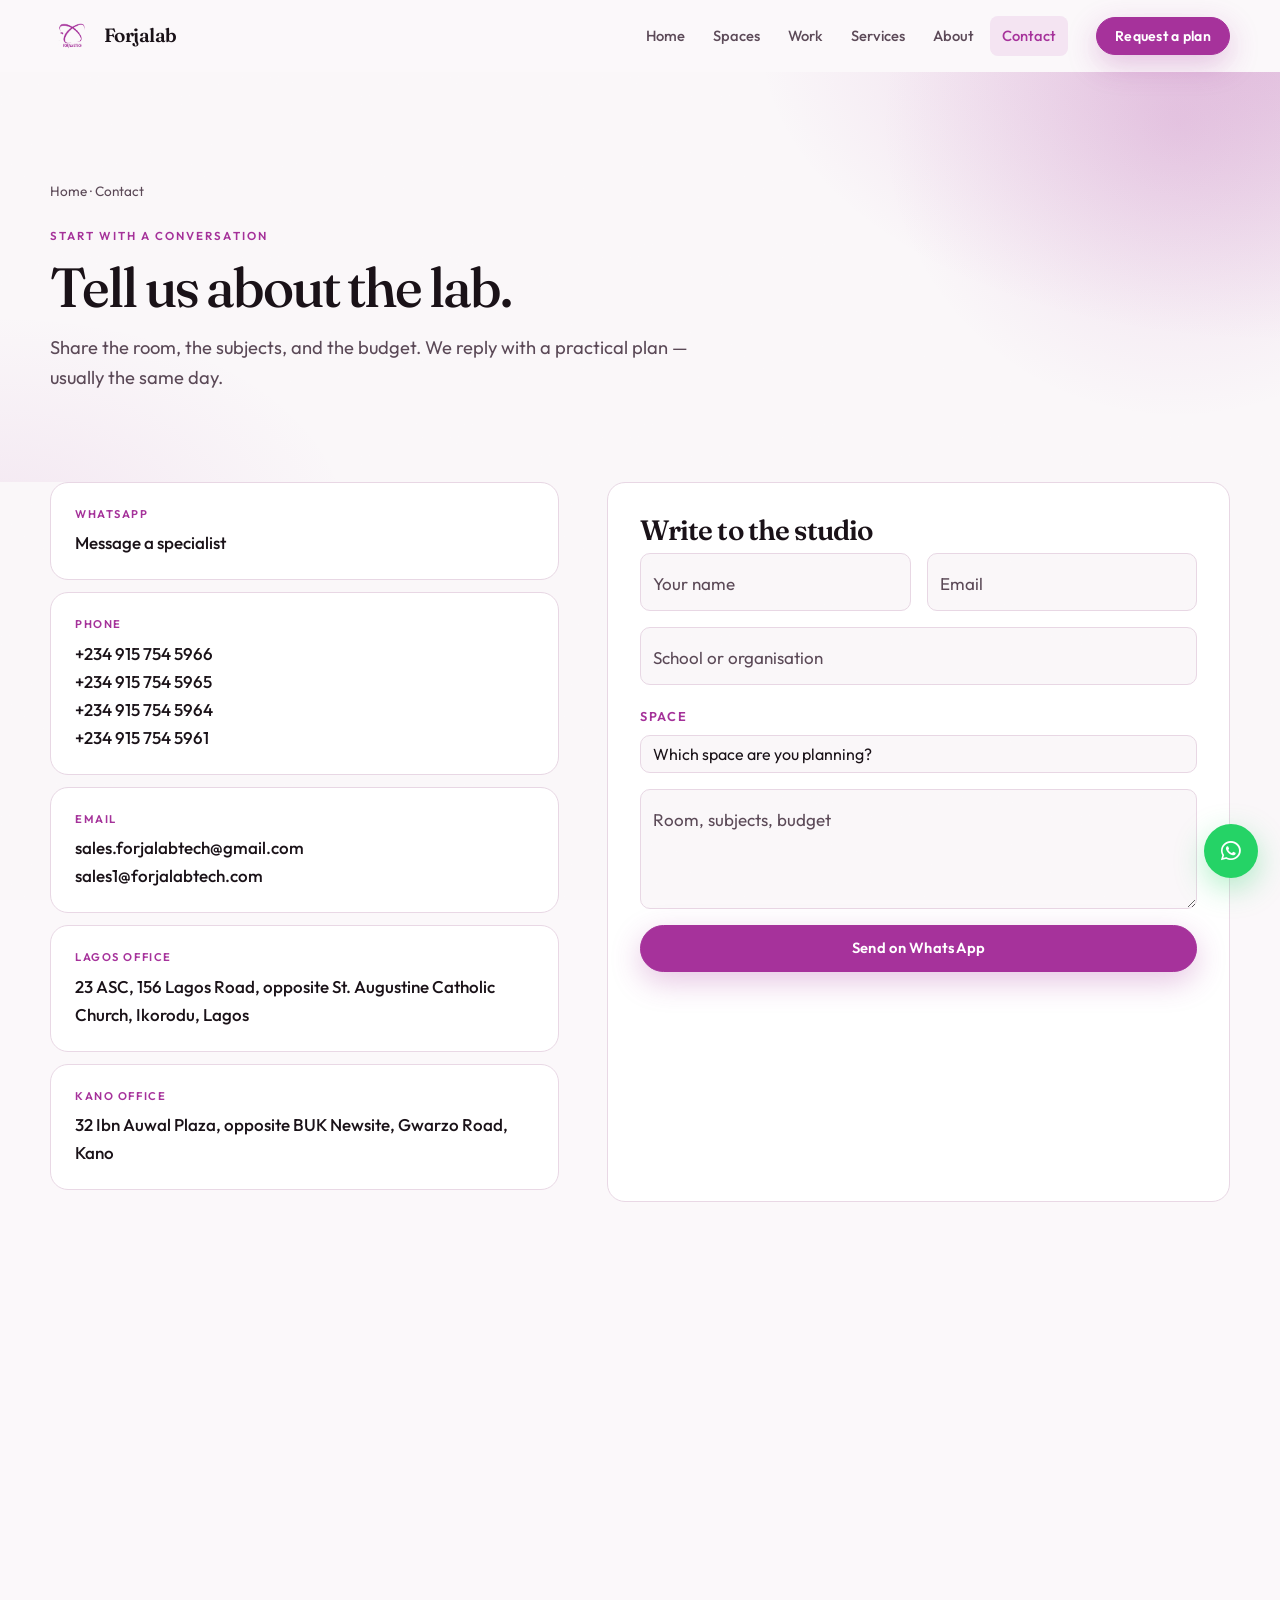
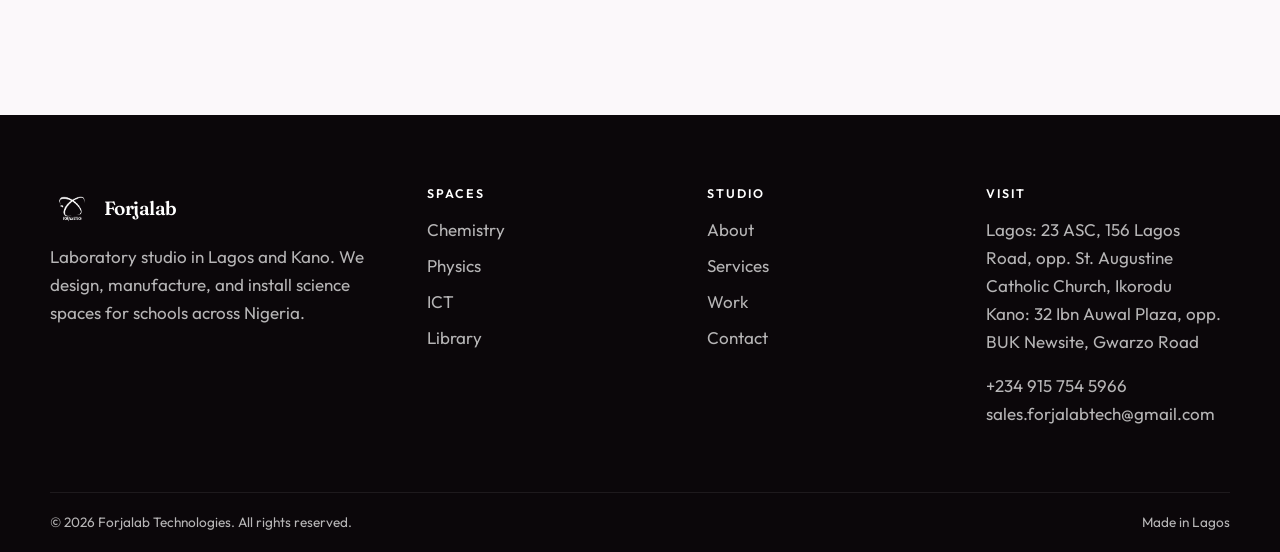
<file: quote.html>
<!DOCTYPE html>
<html lang="en">
<head>
    <meta charset="utf-8">
    <title>Request a laboratory plan | Forjalab</title>
    <meta name="viewport" content="width=device-width, initial-scale=1.0">
    <meta http-equiv="refresh" content="0; url=contact.html">
    <link rel="icon" href="img/logo1.png" type="image/png">
    <link rel="apple-touch-icon" href="img/logo1.png">
    <link rel="preconnect" href="https://fonts.googleapis.com">
    <link rel="preconnect" href="https://fonts.gstatic.com" crossorigin>
    <link href="https://fonts.googleapis.com/css2?family=Fraunces:opsz,wght@9..144,500;9..144,600;9..144,700&family=Outfit:wght@400;500;600;700&display=swap" rel="stylesheet">
    <link href="css/bootstrap.min.css" rel="stylesheet">
    <link href="css/style.css" rel="stylesheet">
</head>
<body>
<header class="site-header" id="siteHeader">
    <div class="wrap header-inner">
        <a class="brand" href="index.html"><img src="img/logo1.png" alt="Forjalab"><span>Forjalab</span></a>
        <a class="btn btn-primary header-cta" href="contact.html">Request a plan</a>
    </div>
</header>
<section class="page-hero">
    <div class="wrap">
        <h1>Taking you to the studio.</h1>
        <p class="lede"><a href="contact.html">Continue to contact</a> to request a laboratory plan.</p>
    </div>
</section>
</body>
</html>
</file>
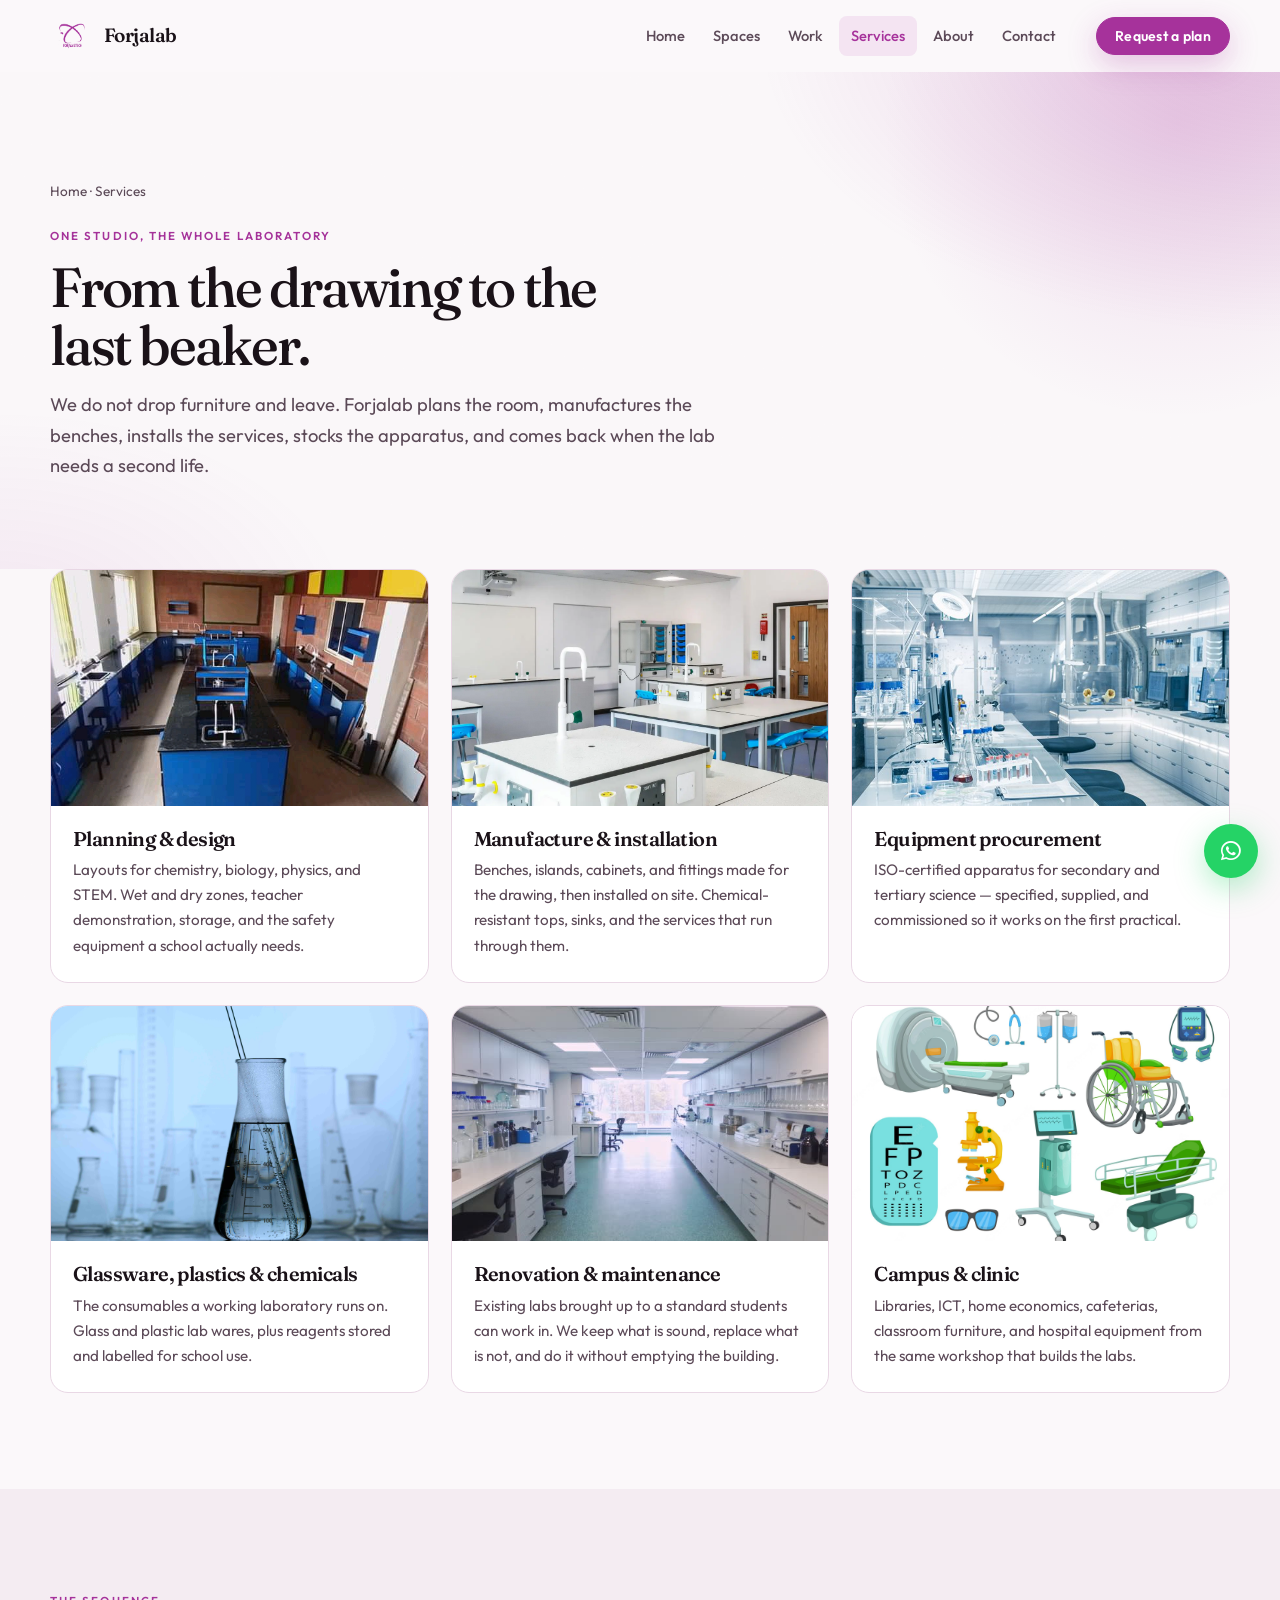
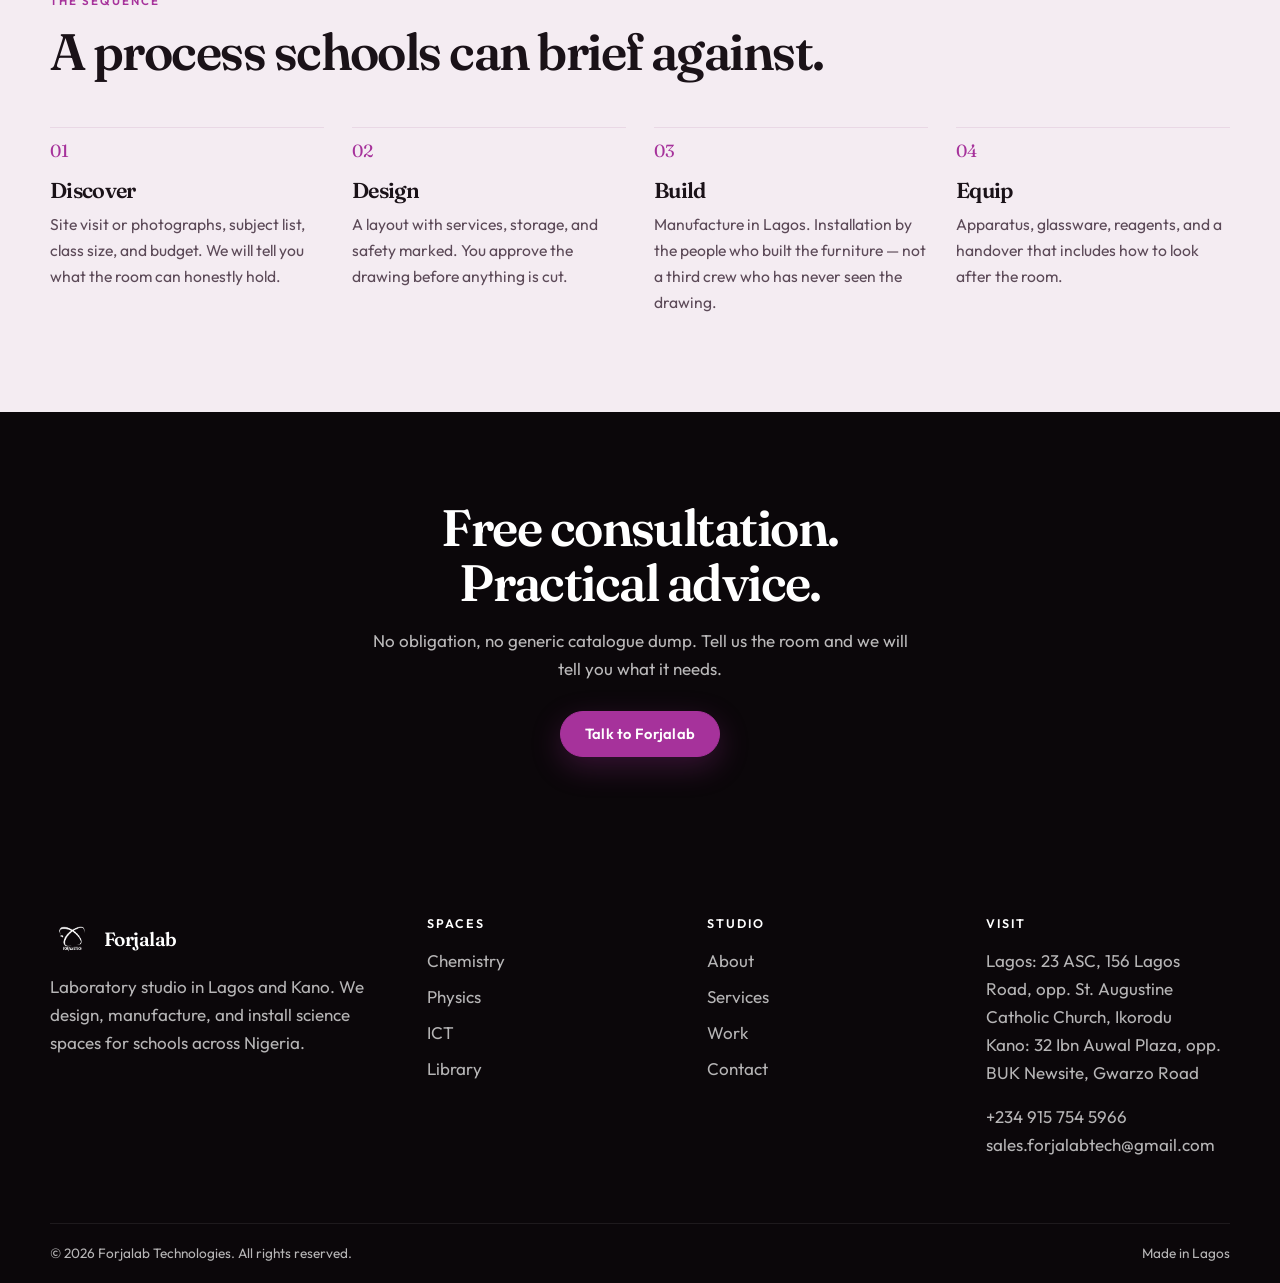
<file: service.html>
<!DOCTYPE html>
<html lang="en">
<head>
    <meta charset="utf-8">
    <title>Services — Design, manufacture, install, equip | Forjalab</title>
    <meta name="viewport" content="width=device-width, initial-scale=1.0">
    <meta name="description" content="Forjalab plans, manufactures, installs, and equips science laboratories, then renovates the ones that already exist.">
    <link rel="icon" href="img/logo1.png" type="image/png">
    <link rel="apple-touch-icon" href="img/logo1.png">
    <link rel="preconnect" href="https://fonts.googleapis.com">
    <link rel="preconnect" href="https://fonts.gstatic.com" crossorigin>
    <link href="https://fonts.googleapis.com/css2?family=Fraunces:opsz,wght@9..144,500;9..144,600;9..144,700&family=Outfit:wght@400;500;600;700&display=swap" rel="stylesheet">
    <link href="https://cdnjs.cloudflare.com/ajax/libs/font-awesome/5.10.0/css/all.min.css" rel="stylesheet">
    <link href="https://cdn.jsdelivr.net/npm/bootstrap-icons@1.4.1/font/bootstrap-icons.css" rel="stylesheet">
    <link href="css/bootstrap.min.css" rel="stylesheet">
    <link href="css/style.css" rel="stylesheet">
</head>
<body>
<header class="site-header" id="siteHeader">
    <div class="wrap header-inner">
        <a class="brand" href="index.html"><img src="img/logo1.png" alt="Forjalab"><span>Forjalab</span></a>
        <nav class="site-nav" id="siteNav">
            <a href="index.html">Home</a>
            <a href="spaces.html">Spaces</a>
            <a href="project.html">Work</a>
            <a class="is-active" href="service.html">Services</a>
            <a href="about.html">About</a>
            <a href="contact.html">Contact</a>
        </nav>
        <a class="btn btn-primary header-cta" href="https://wa.link/xsimeu">Request a plan</a>
        <button class="nav-toggle" type="button" aria-label="Open menu"><span></span><span></span><span></span></button>
    </div>
</header>

<section class="page-hero">
    <div class="wrap">
        <div class="crumb"><a href="index.html">Home</a> · Services</div>
        <span class="kicker">One studio, the whole laboratory</span>
        <h1>From the drawing to the last beaker.</h1>
        <p class="lede">We do not drop furniture and leave. Forjalab plans the room, manufactures the benches, installs the services, stocks the apparatus, and comes back when the lab needs a second life.</p>
    </div>
</section>

<section class="section" style="padding-top:0">
    <div class="wrap">
        <div class="service-grid">
            <article class="service-card">
                <div class="thumb"><img src="img/int3.jpg" alt="Planning a science laboratory"></div>
                <div class="body">
                    <h3>Planning &amp; design</h3>
                    <p>Layouts for chemistry, biology, physics, and STEM. Wet and dry zones, teacher demonstration, storage, and the safety equipment a school actually needs.</p>
                </div>
            </article>
            <article class="service-card">
                <div class="thumb"><img src="img/nbg6.jpeg" alt="Manufactured laboratory furniture"></div>
                <div class="body">
                    <h3>Manufacture &amp; installation</h3>
                    <p>Benches, islands, cabinets, and fittings made for the drawing, then installed on site. Chemical-resistant tops, sinks, and the services that run through them.</p>
                </div>
            </article>
            <article class="service-card">
                <div class="thumb"><img src="img/lab5.jpg" alt="Laboratory equipment"></div>
                <div class="body">
                    <h3>Equipment procurement</h3>
                    <p>ISO-certified apparatus for secondary and tertiary science — specified, supplied, and commissioned so it works on the first practical.</p>
                </div>
            </article>
            <article class="service-card">
                <div class="thumb"><img src="img/lab4.jpg" alt="Glassware and reagents"></div>
                <div class="body">
                    <h3>Glassware, plastics &amp; chemicals</h3>
                    <p>The consumables a working laboratory runs on. Glass and plastic lab wares, plus reagents stored and labelled for school use.</p>
                </div>
            </article>
            <article class="service-card">
                <div class="thumb"><img src="img/nbg7.jpg" alt="Laboratory renovation"></div>
                <div class="body">
                    <h3>Renovation &amp; maintenance</h3>
                    <p>Existing labs brought up to a standard students can work in. We keep what is sound, replace what is not, and do it without emptying the building.</p>
                </div>
            </article>
            <article class="service-card">
                <div class="thumb"><img src="img/lab6.jpg" alt="Hospital and campus equipment"></div>
                <div class="body">
                    <h3>Campus &amp; clinic</h3>
                    <p>Libraries, ICT, home economics, cafeterias, classroom furniture, and hospital equipment from the same workshop that builds the labs.</p>
                </div>
            </article>
        </div>
    </div>
</section>

<section class="section band-mist">
    <div class="wrap">
        <div class="section-head">
            <div>
                <span class="kicker">The sequence</span>
                <h2>A process schools can brief against.</h2>
            </div>
        </div>
        <div class="process">
            <article class="process-item">
                <span class="num">01</span>
                <h3>Discover</h3>
                <p>Site visit or photographs, subject list, class size, and budget. We will tell you what the room can honestly hold.</p>
            </article>
            <article class="process-item">
                <span class="num">02</span>
                <h3>Design</h3>
                <p>A layout with services, storage, and safety marked. You approve the drawing before anything is cut.</p>
            </article>
            <article class="process-item">
                <span class="num">03</span>
                <h3>Build</h3>
                <p>Manufacture in Lagos. Installation by the people who built the furniture — not a third crew who has never seen the drawing.</p>
            </article>
            <article class="process-item">
                <span class="num">04</span>
                <h3>Equip</h3>
                <p>Apparatus, glassware, reagents, and a handover that includes how to look after the room.</p>
            </article>
        </div>
    </div>
</section>

<section class="cta-band band-dark">
    <div class="wrap">
        <h2>Free consultation. Practical advice.</h2>
        <p>No obligation, no generic catalogue dump. Tell us the room and we will tell you what it needs.</p>
        <a class="btn btn-primary" href="https://wa.link/xsimeu">Talk to Forjalab</a>
    </div>
</section>

<footer class="site-footer">
    <div class="wrap footer-grid">
        <div>
            <a class="brand" href="index.html"><img src="img/logo1.png" alt=""><span>Forjalab</span></a>
            <p>Laboratory studio in Lagos and Kano. We design, manufacture, and install science spaces for schools across Nigeria.</p>
        </div>
        <div>
            <h4>Spaces</h4>
            <div class="footer-links">
                <a href="spaces.html#chemistry">Chemistry</a>
                <a href="spaces.html#physics">Physics</a>
                <a href="spaces.html#ict">ICT</a>
                <a href="spaces.html#library">Library</a>
            </div>
        </div>
        <div>
            <h4>Studio</h4>
            <div class="footer-links">
                <a href="about.html">About</a>
                <a href="service.html">Services</a>
                <a href="project.html">Work</a>
                <a href="contact.html">Contact</a>
            </div>
        </div>
        <div>
            <h4>Visit</h4>
            <p>Lagos: 23 ASC, 156 Lagos Road, opp. St. Augustine Catholic Church, Ikorodu<br>
            Kano: 32 Ibn Auwal Plaza, opp. BUK Newsite, Gwarzo Road</p>
            <p><a href="tel:+2349157545966">+234 915 754 5966</a><br>
            <a href="mailto:sales.forjalabtech@gmail.com">sales.forjalabtech@gmail.com</a></p>
        </div>
    </div>
    <div class="wrap legal">
        <span>© 2026 Forjalab Technologies. All rights reserved.</span>
        <span>Made in Lagos</span>
    </div>
</footer>
<a class="wa-float" href="https://wa.link/xsimeu" aria-label="WhatsApp"><i class="fab fa-whatsapp"></i></a>
<a href="#" class="back-to-top"><i class="bi bi-arrow-up"></i></a>
<script src="https://code.jquery.com/jquery-3.4.1.min.js"></script>
<script src="js/main.js"></script>
</body>
</html>
</file>
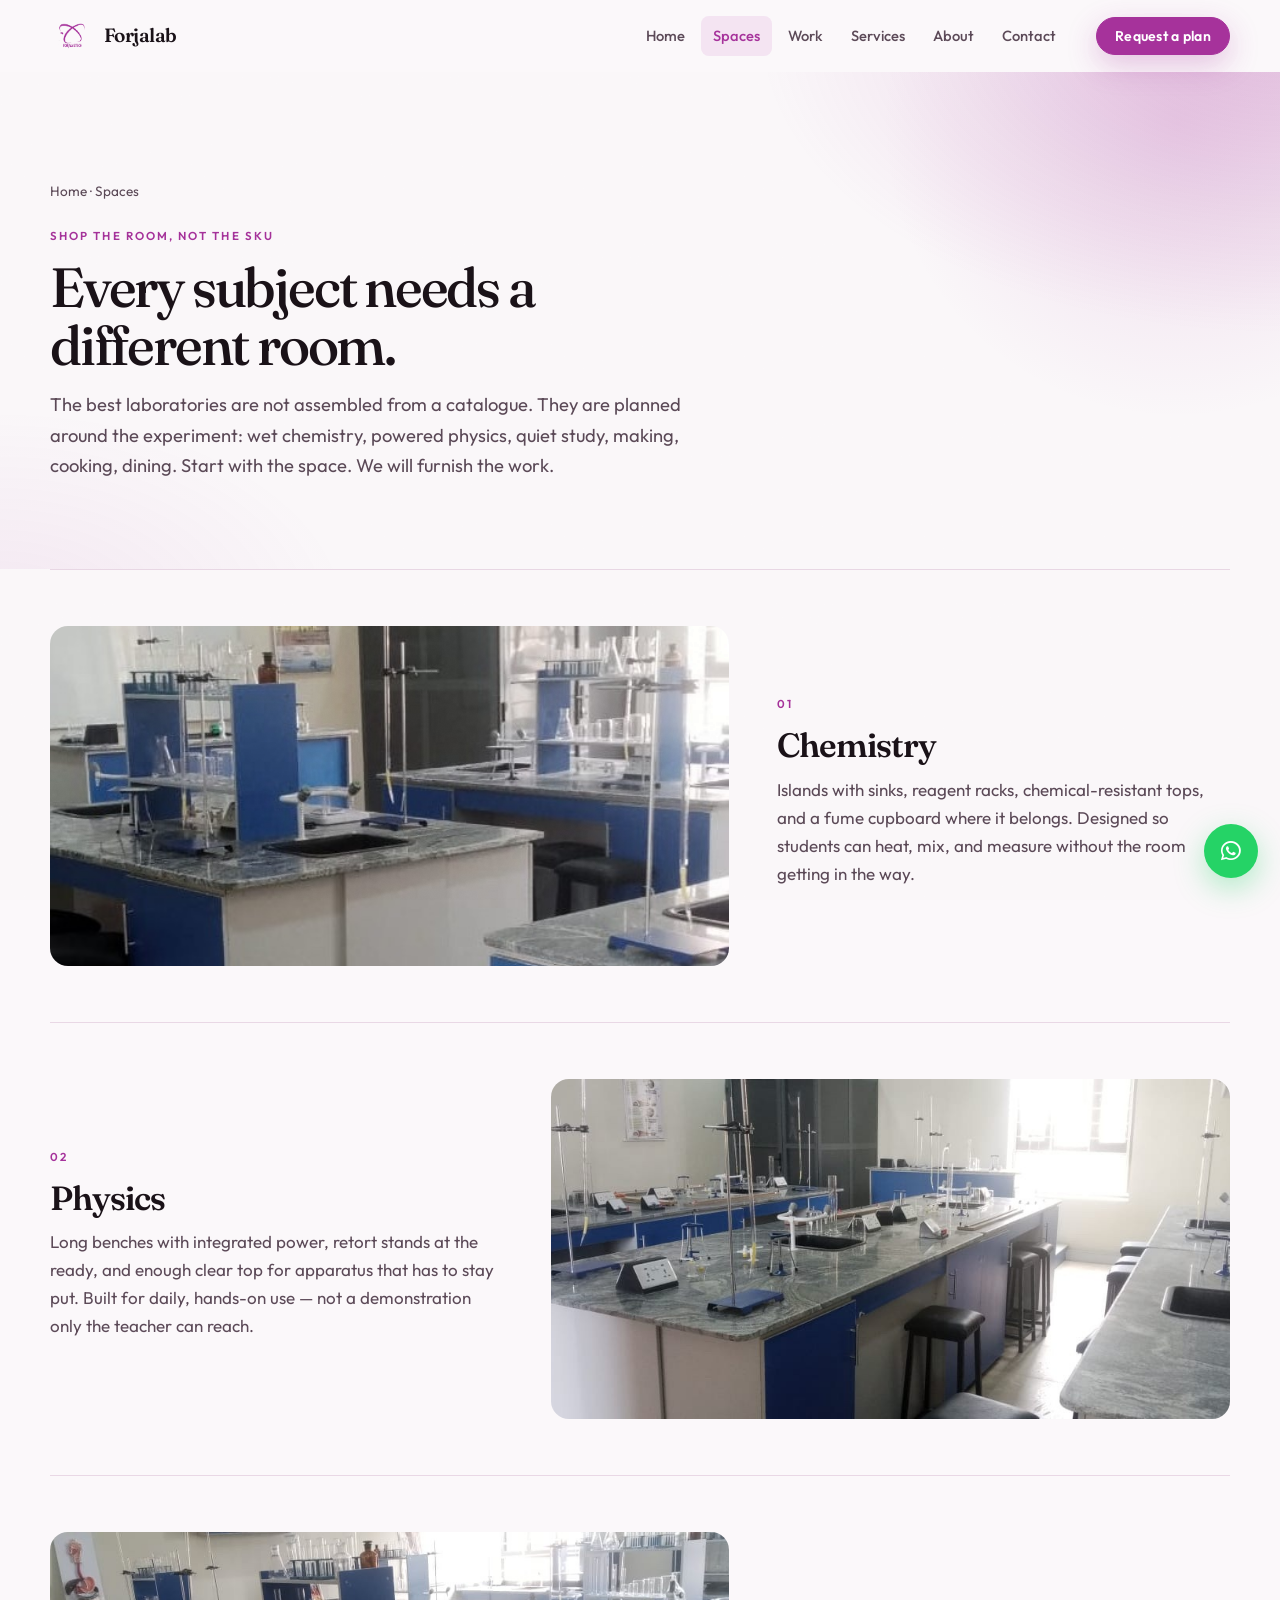
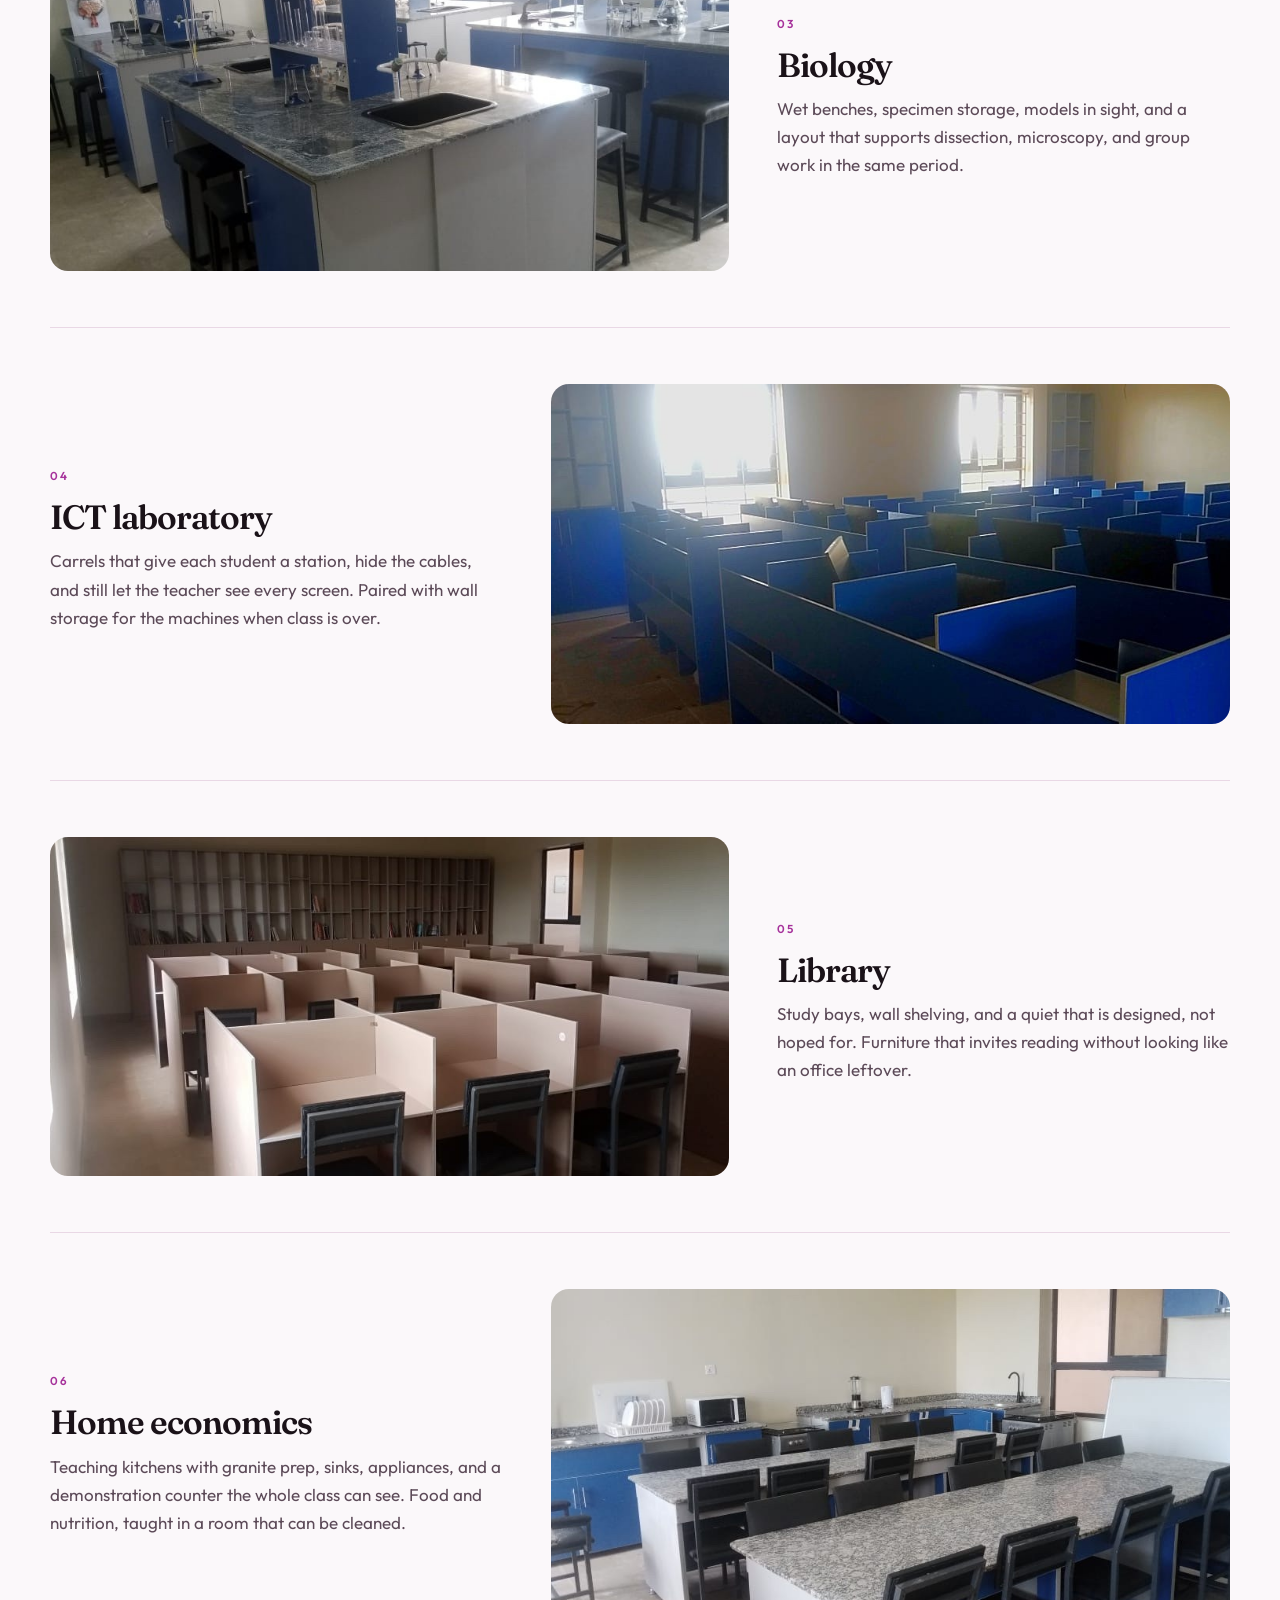
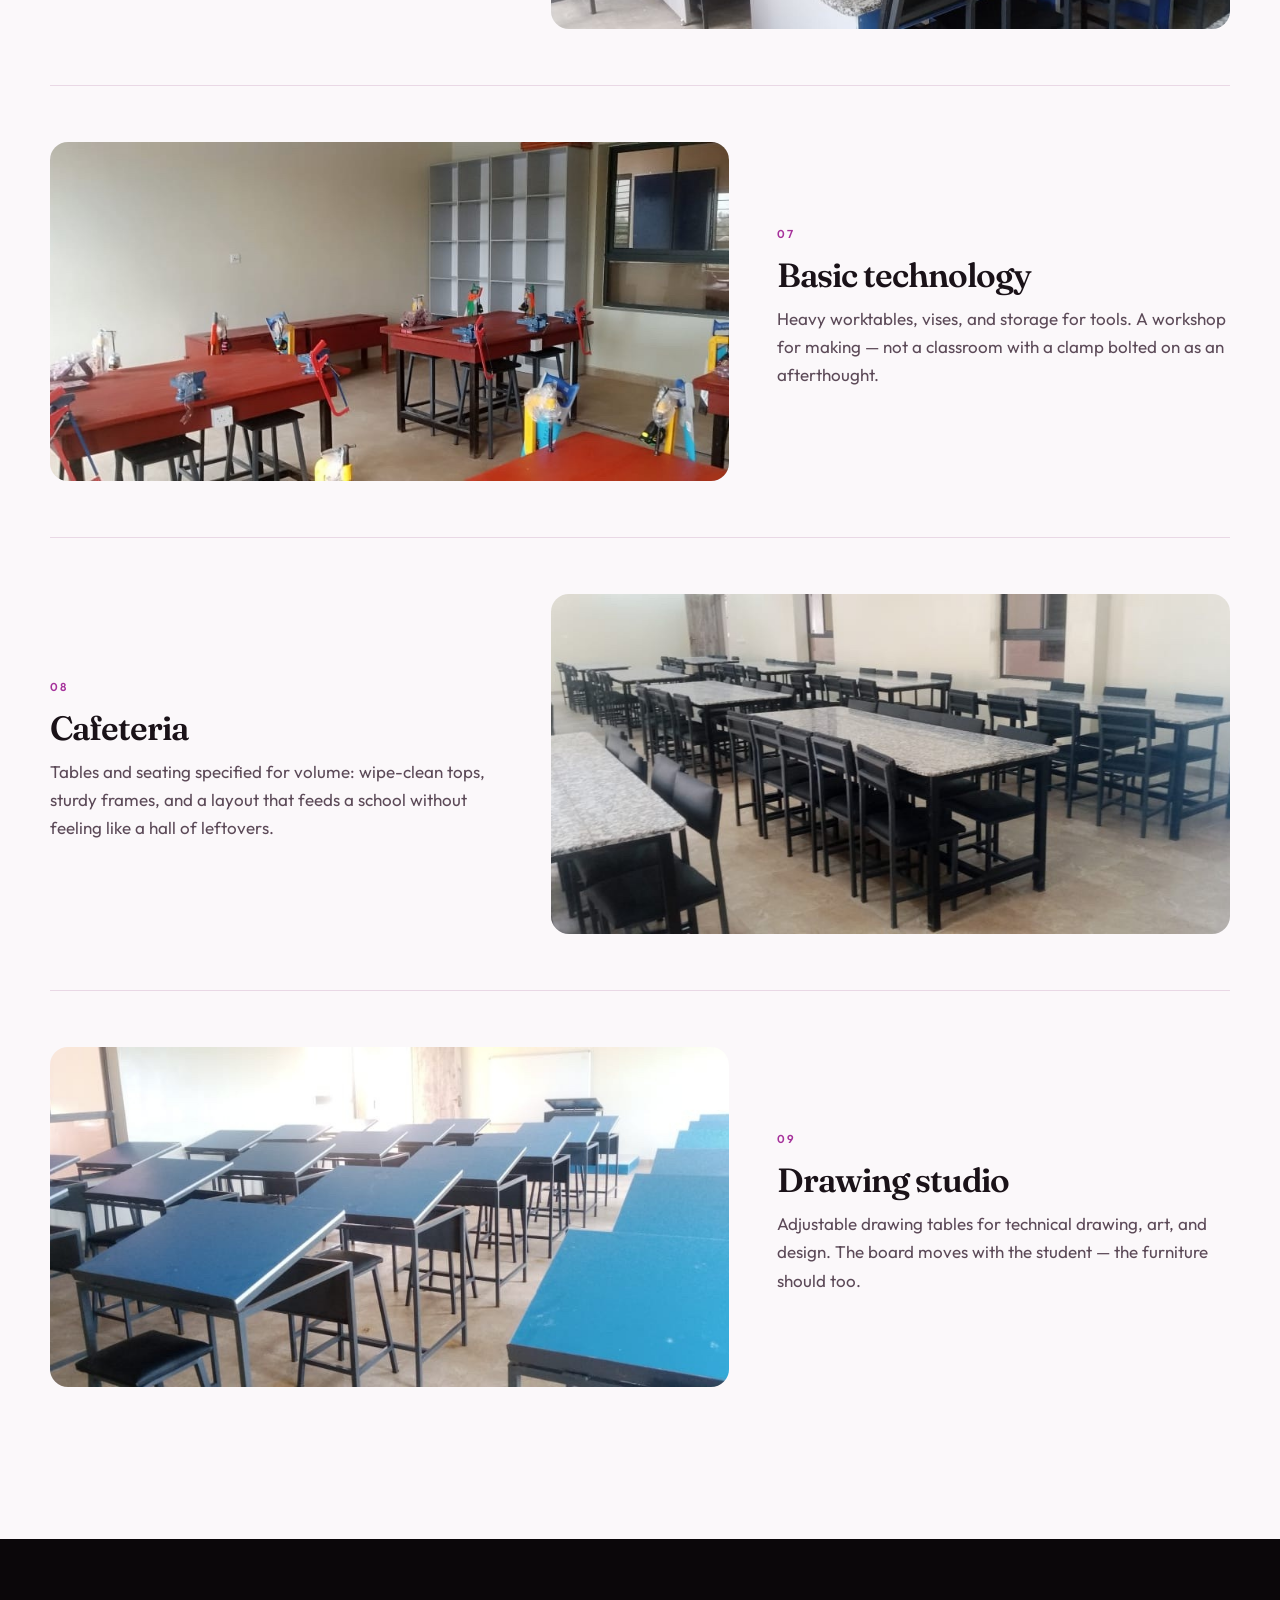
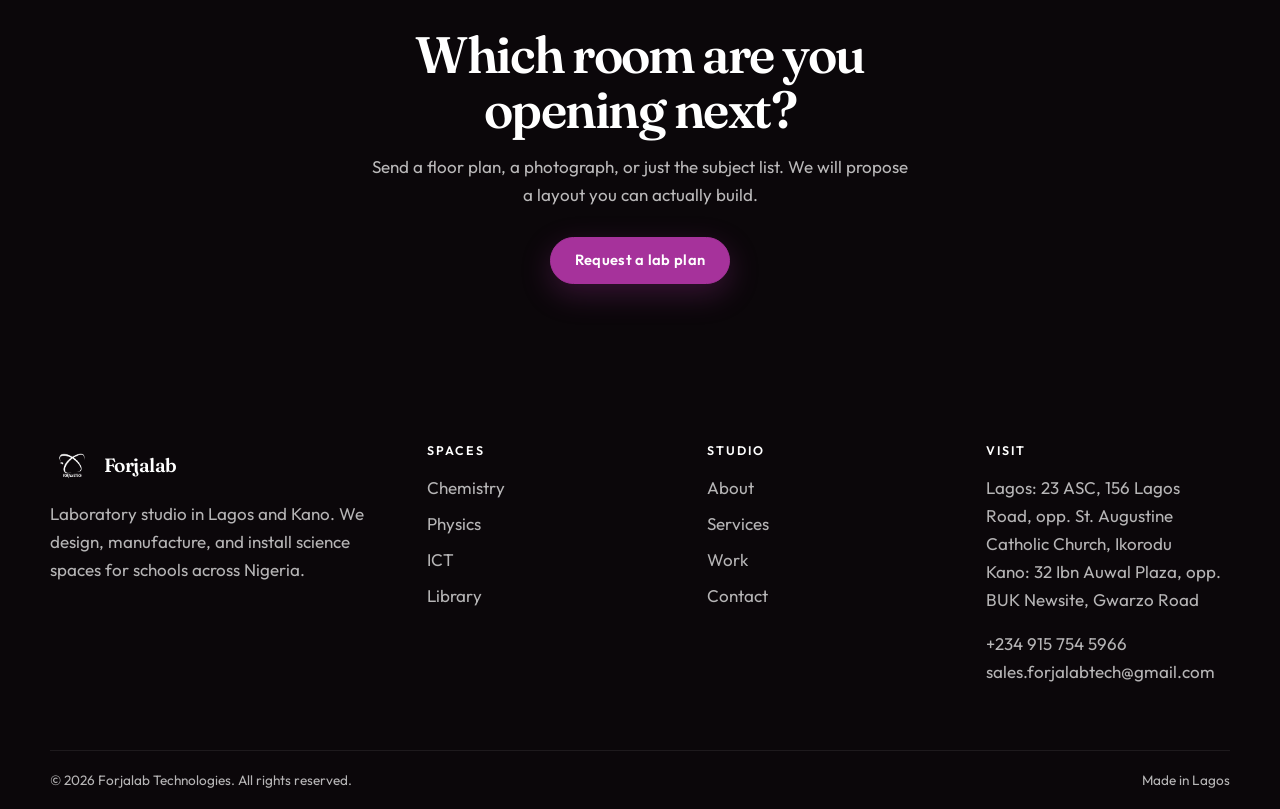
<file: spaces.html>
<!DOCTYPE html>
<html lang="en">
<head>
    <meta charset="utf-8">
    <title>Spaces — Laboratories and learning rooms | Forjalab</title>
    <meta name="viewport" content="width=device-width, initial-scale=1.0">
    <meta name="description" content="Chemistry, physics, biology, ICT, library, home economics, basic technology, and cafeteria — purpose-built rooms from Forjalab.">
    <link rel="icon" href="img/logo1.png" type="image/png">
    <link rel="apple-touch-icon" href="img/logo1.png">
    <link rel="preconnect" href="https://fonts.googleapis.com">
    <link rel="preconnect" href="https://fonts.gstatic.com" crossorigin>
    <link href="https://fonts.googleapis.com/css2?family=Fraunces:opsz,wght@9..144,500;9..144,600;9..144,700&family=Outfit:wght@400;500;600;700&display=swap" rel="stylesheet">
    <link href="https://cdnjs.cloudflare.com/ajax/libs/font-awesome/5.10.0/css/all.min.css" rel="stylesheet">
    <link href="https://cdn.jsdelivr.net/npm/bootstrap-icons@1.4.1/font/bootstrap-icons.css" rel="stylesheet">
    <link href="lib/lightbox/css/lightbox.min.css" rel="stylesheet">
    <link href="css/bootstrap.min.css" rel="stylesheet">
    <link href="css/style.css" rel="stylesheet">
</head>
<body>
<header class="site-header" id="siteHeader">
    <div class="wrap header-inner">
        <a class="brand" href="index.html"><img src="img/logo1.png" alt="Forjalab"><span>Forjalab</span></a>
        <nav class="site-nav" id="siteNav">
            <a href="index.html">Home</a>
            <a class="is-active" href="spaces.html">Spaces</a>
            <a href="project.html">Work</a>
            <a href="service.html">Services</a>
            <a href="about.html">About</a>
            <a href="contact.html">Contact</a>
        </nav>
        <a class="btn btn-primary header-cta" href="https://wa.link/xsimeu">Request a plan</a>
        <button class="nav-toggle" type="button" aria-label="Open menu"><span></span><span></span><span></span></button>
    </div>
</header>

<section class="page-hero">
    <div class="wrap">
        <div class="crumb"><a href="index.html">Home</a> · Spaces</div>
        <span class="kicker">Shop the room, not the SKU</span>
        <h1>Every subject needs a different room.</h1>
        <p class="lede">The best laboratories are not assembled from a catalogue. They are planned around the experiment: wet chemistry, powered physics, quiet study, making, cooking, dining. Start with the space. We will furnish the work.</p>
    </div>
</section>

<section class="section" style="padding-top:0">
    <div class="wrap">
        <article class="space-row" id="chemistry">
            <img src="img/spaces/chemistry.jpg" alt="Chemistry laboratory with reagent shelves and fume cupboard">
            <div class="space-row-copy">
                <span class="kicker">01</span>
                <h2>Chemistry</h2>
                <p>Islands with sinks, reagent racks, chemical-resistant tops, and a fume cupboard where it belongs. Designed so students can heat, mix, and measure without the room getting in the way.</p>
            </div>
        </article>
        <article class="space-row" id="physics">
            <img src="img/spaces/physics.jpg" alt="Physics laboratory with powered granite benches">
            <div class="space-row-copy">
                <span class="kicker">02</span>
                <h2>Physics</h2>
                <p>Long benches with integrated power, retort stands at the ready, and enough clear top for apparatus that has to stay put. Built for daily, hands-on use — not a demonstration only the teacher can reach.</p>
            </div>
        </article>
        <article class="space-row" id="biology">
            <img src="img/spaces/biology.jpg" alt="Biology laboratory">
            <div class="space-row-copy">
                <span class="kicker">03</span>
                <h2>Biology</h2>
                <p>Wet benches, specimen storage, models in sight, and a layout that supports dissection, microscopy, and group work in the same period.</p>
            </div>
        </article>
        <article class="space-row" id="ict">
            <img src="img/spaces/ict.jpg" alt="ICT laboratory carrels">
            <div class="space-row-copy">
                <span class="kicker">04</span>
                <h2>ICT laboratory</h2>
                <p>Carrels that give each student a station, hide the cables, and still let the teacher see every screen. Paired with wall storage for the machines when class is over.</p>
            </div>
        </article>
        <article class="space-row" id="library">
            <img src="img/spaces/library.jpg" alt="School library with study bays">
            <div class="space-row-copy">
                <span class="kicker">05</span>
                <h2>Library</h2>
                <p>Study bays, wall shelving, and a quiet that is designed, not hoped for. Furniture that invites reading without looking like an office leftover.</p>
            </div>
        </article>
        <article class="space-row" id="home-economics">
            <img src="img/spaces/home-economics.jpg" alt="Home economics teaching kitchen">
            <div class="space-row-copy">
                <span class="kicker">06</span>
                <h2>Home economics</h2>
                <p>Teaching kitchens with granite prep, sinks, appliances, and a demonstration counter the whole class can see. Food and nutrition, taught in a room that can be cleaned.</p>
            </div>
        </article>
        <article class="space-row" id="basic-tech">
            <img src="img/spaces/basic-tech.jpg" alt="Basic technology workshop">
            <div class="space-row-copy">
                <span class="kicker">07</span>
                <h2>Basic technology</h2>
                <p>Heavy worktables, vises, and storage for tools. A workshop for making — not a classroom with a clamp bolted on as an afterthought.</p>
            </div>
        </article>
        <article class="space-row" id="cafeteria">
            <img src="img/spaces/cafeteria.jpg" alt="School cafeteria">
            <div class="space-row-copy">
                <span class="kicker">08</span>
                <h2>Cafeteria</h2>
                <p>Tables and seating specified for volume: wipe-clean tops, sturdy frames, and a layout that feeds a school without feeling like a hall of leftovers.</p>
            </div>
        </article>
        <article class="space-row" id="drawing">
            <img src="img/spaces/drawing-table.jpg" alt="Adjustable drawing tables">
            <div class="space-row-copy">
                <span class="kicker">09</span>
                <h2>Drawing studio</h2>
                <p>Adjustable drawing tables for technical drawing, art, and design. The board moves with the student — the furniture should too.</p>
            </div>
        </article>
    </div>
</section>

<section class="cta-band band-dark">
    <div class="wrap">
        <h2>Which room are you opening next?</h2>
        <p>Send a floor plan, a photograph, or just the subject list. We will propose a layout you can actually build.</p>
        <a class="btn btn-primary" href="https://wa.link/xsimeu">Request a lab plan</a>
    </div>
</section>

<footer class="site-footer">
    <div class="wrap footer-grid">
        <div>
            <a class="brand" href="index.html"><img src="img/logo1.png" alt=""><span>Forjalab</span></a>
            <p>Laboratory studio in Lagos and Kano. We design, manufacture, and install science spaces for schools across Nigeria.</p>
        </div>
        <div>
            <h4>Spaces</h4>
            <div class="footer-links">
                <a href="spaces.html#chemistry">Chemistry</a>
                <a href="spaces.html#physics">Physics</a>
                <a href="spaces.html#ict">ICT</a>
                <a href="spaces.html#library">Library</a>
            </div>
        </div>
        <div>
            <h4>Studio</h4>
            <div class="footer-links">
                <a href="about.html">About</a>
                <a href="service.html">Services</a>
                <a href="project.html">Work</a>
                <a href="contact.html">Contact</a>
            </div>
        </div>
        <div>
            <h4>Visit</h4>
            <p>Lagos: 23 ASC, 156 Lagos Road, opp. St. Augustine Catholic Church, Ikorodu<br>
            Kano: 32 Ibn Auwal Plaza, opp. BUK Newsite, Gwarzo Road</p>
            <p><a href="tel:+2349157545966">+234 915 754 5966</a><br>
            <a href="mailto:sales.forjalabtech@gmail.com">sales.forjalabtech@gmail.com</a></p>
        </div>
    </div>
    <div class="wrap legal">
        <span>© 2026 Forjalab Technologies. All rights reserved.</span>
        <span>Made in Lagos</span>
    </div>
</footer>
<a class="wa-float" href="https://wa.link/xsimeu" aria-label="WhatsApp"><i class="fab fa-whatsapp"></i></a>
<a href="#" class="back-to-top"><i class="bi bi-arrow-up"></i></a>
<script src="https://code.jquery.com/jquery-3.4.1.min.js"></script>
<script src="https://cdn.jsdelivr.net/npm/bootstrap@5.0.0/dist/js/bootstrap.bundle.min.js"></script>
<script src="lib/lightbox/js/lightbox.min.js"></script>
<script src="js/main.js"></script>
</body>
</html>
</file>
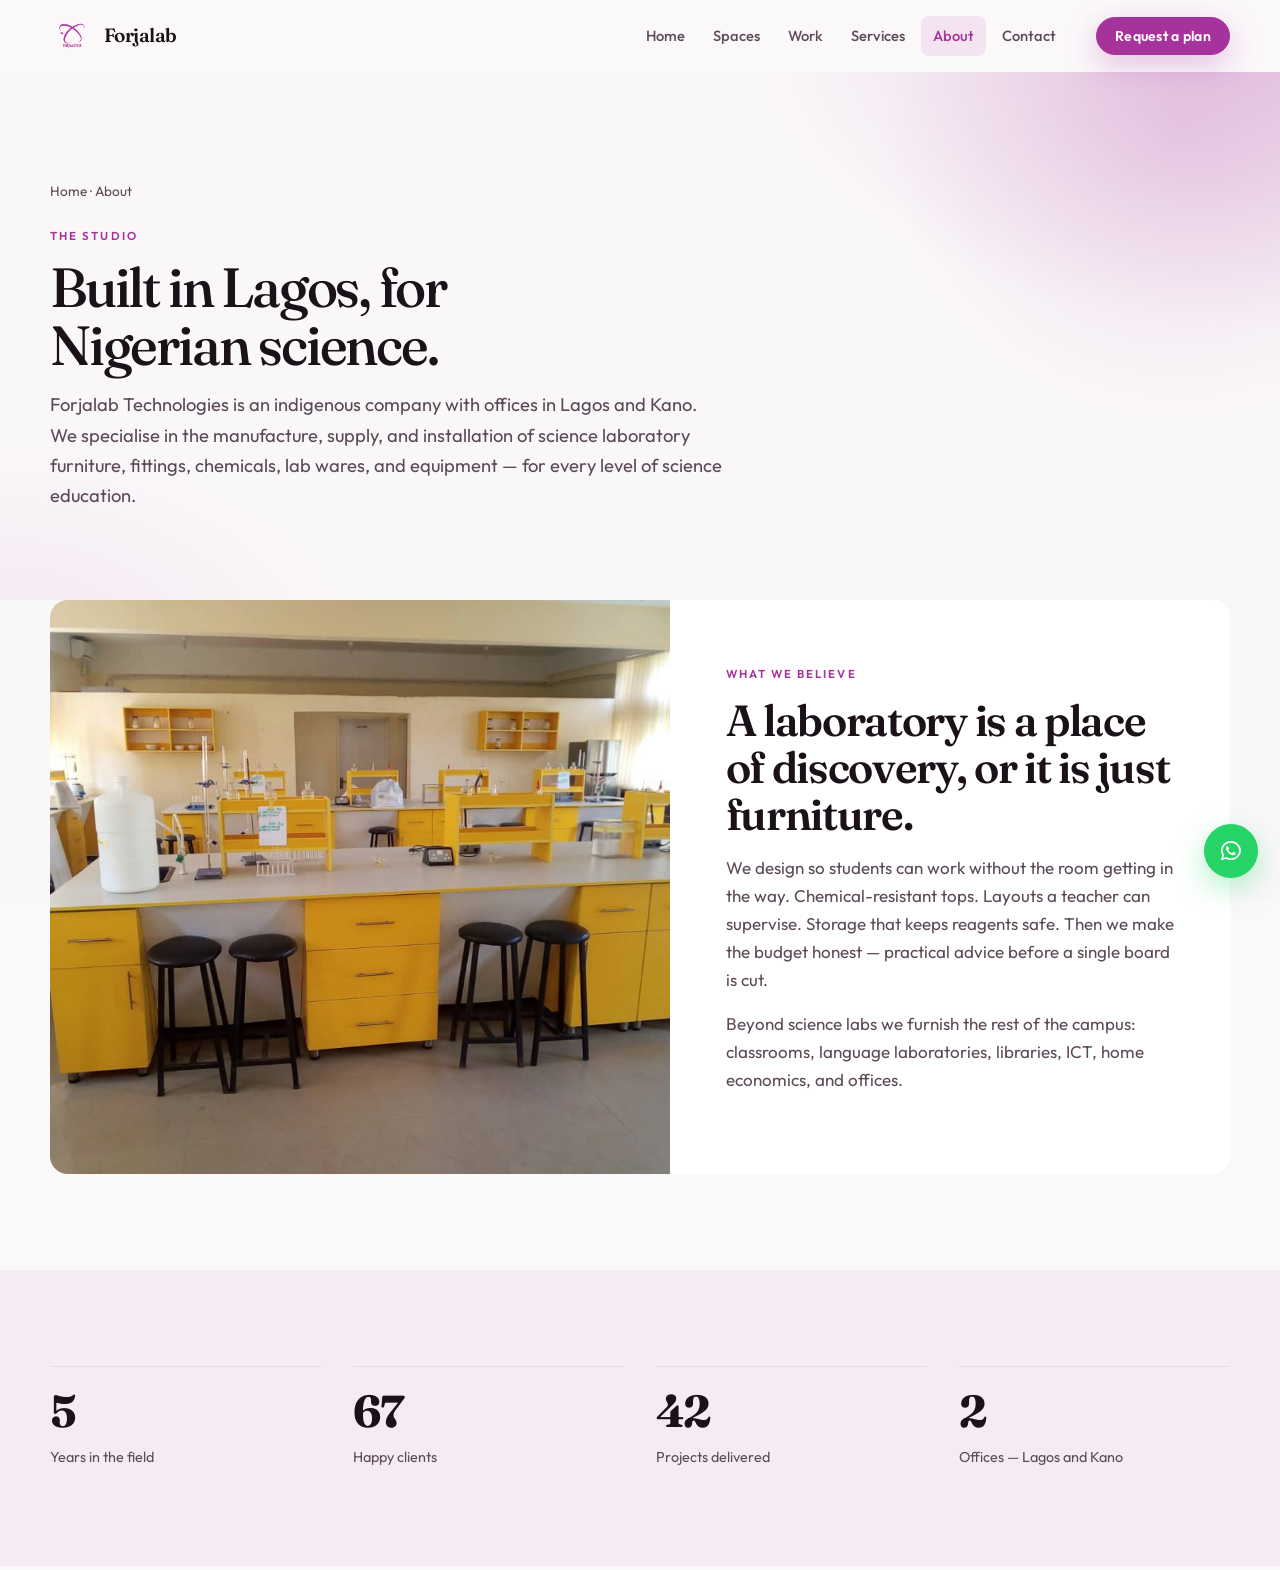
<file: team.html>
<!DOCTYPE html>
<html lang="en">
<head>
    <meta charset="utf-8">
    <title>About Forjalab</title>
    <meta http-equiv="refresh" content="0; url=about.html">
    <link rel="icon" href="img/logo1.png" type="image/png">
    <link rel="apple-touch-icon" href="img/logo1.png">
</head>
<body>
    <p><a href="about.html">Continue to About</a></p>
</body>
</html>
</file>
<file: css/style.css>
/********** Forjalab — design system **********/
:root {
    --primary: #A6329B;
    --primary-dark: #8D2A84;
    --primary-soft: #F4E4F2;
    --ink: #1A1218;
    --ink-soft: #5C4A58;
    --paper: #FBF8FA;
    --white: #FFFFFF;
    --mist: #F4ECF2;
    --line: #E9D8E5;
    --dark: #0B070A;
    --dark-2: #161016;
    --radius: 18px;
    --radius-sm: 999px;
    --header-h: 72px;
    --shadow: 0 24px 80px rgba(26, 18, 24, 0.12);
    --font-display: "Fraunces", "Times New Roman", serif;
    --font-ui: "Outfit", "Segoe UI", sans-serif;
    --ease-out: cubic-bezier(0.16, 1, 0.3, 1);
    --ease-lux: cubic-bezier(0.22, 1, 0.36, 1);
}

*,
*::before,
*::after { box-sizing: border-box; }

html { scroll-behavior: smooth; }

body {
    margin: 0;
    background: var(--paper);
    color: var(--ink-soft);
    font-family: var(--font-ui);
    font-size: 17px;
    line-height: 1.65;
    font-weight: 400;
    -webkit-font-smoothing: antialiased;
    text-rendering: optimizeLegibility;
}
body::after {
    content: "";
    position: fixed;
    inset: 0;
    pointer-events: none;
    z-index: 70;
    opacity: 0.045;
    mix-blend-mode: overlay;
    background-image: url("data:image/svg+xml;utf8,<svg xmlns='http://www.w3.org/2000/svg' width='180' height='180'><filter id='n'><feTurbulence type='fractalNoise' baseFrequency='.85' numOctaves='2' stitchTiles='stitch'/><feColorMatrix values='0 0 0 0 0  0 0 0 0 0  0 0 0 0 0  0 0 0 .55 0'/></filter><rect width='100%' height='100%' filter='url(%23n)'/></svg>");
}

img { max-width: 100%; height: auto; display: block; }

a { color: var(--primary); text-decoration: none; transition: color .25s ease; }
a:hover { color: var(--primary-dark); }

h1, h2, h3, h4, h5, h6,
.display, .hero-title, .page-title, .section-title {
    font-family: var(--font-display);
    color: var(--ink);
    letter-spacing: -0.03em;
    line-height: 1.08;
    font-weight: 600;
}

.container-xl,
.wrap {
    width: min(1180px, calc(100% - 40px));
    margin: 0 auto;
}

.kicker {
    display: inline-block;
    font-family: var(--font-ui);
    font-size: 0.72rem;
    font-weight: 600;
    letter-spacing: 0.18em;
    text-transform: uppercase;
    color: var(--primary);
    margin-bottom: 14px;
}

.lede {
    font-size: 1.15rem;
    color: var(--ink-soft);
    max-width: 42rem;
}

/* Buttons */
.btn {
    display: inline-flex;
    align-items: center;
    justify-content: center;
    gap: 10px;
    font-family: var(--font-ui);
    font-weight: 600;
    font-size: 0.92rem;
    letter-spacing: 0.02em;
    border-radius: var(--radius-sm);
    padding: 15px 24px;
    border: 1px solid transparent;
    transition: transform .45s var(--ease-out), background .35s ease, color .35s ease, border-color .35s ease, box-shadow .45s var(--ease-out);
    cursor: pointer;
    text-decoration: none;
    line-height: 1;
    position: relative;
    overflow: hidden;
}
.btn:hover { transform: translateY(-2px); text-decoration: none; }
.btn-primary,
.btn.btn-primary {
    background: var(--primary);
    border-color: var(--primary);
    color: #fff !important;
    box-shadow: 0 10px 30px rgba(166, 50, 155, 0.28);
}
.btn-primary::after,
.btn.btn-primary::after {
    content: "";
    position: absolute;
    inset: 0;
    background: linear-gradient(105deg, transparent 30%, rgba(255,255,255,.28) 48%, transparent 62%);
    transform: translateX(-120%);
    transition: transform .7s var(--ease-lux);
}
.btn-primary:hover::after,
.btn.btn-primary:hover::after { transform: translateX(120%); }
.btn-primary:hover,
.btn.btn-primary:hover {
    background: var(--primary-dark);
    border-color: var(--primary-dark);
    color: #fff !important;
    box-shadow: 0 16px 40px rgba(166, 50, 155, 0.38);
}
.btn-ghost {
    background: transparent;
    border-color: rgba(255,255,255,.28);
    color: #fff !important;
    backdrop-filter: blur(8px);
}
.btn-ghost:hover { background: #fff; color: var(--ink) !important; border-color: #fff; }
.btn-outline {
    background: transparent;
    border-color: var(--line);
    color: var(--ink) !important;
}
.btn-outline:hover { border-color: var(--primary); color: var(--primary) !important; }
.btn-dark {
    background: var(--ink);
    border-color: var(--ink);
    color: #fff !important;
}
.btn-dark:hover { background: var(--primary); border-color: var(--primary); }

/* Header */
.site-header {
    position: sticky;
    top: 0;
    z-index: 1000;
    height: var(--header-h);
    background: rgba(251, 248, 250, 0.92);
    border-bottom: 1px solid transparent;
    transition: background .45s var(--ease-out), border-color .45s ease, box-shadow .45s ease, color .45s ease;
    backdrop-filter: blur(18px);
}
.site-header.is-scrolled {
    background: rgba(255,255,255,.86);
    border-bottom-color: var(--line);
    box-shadow: 0 8px 30px rgba(26,18,24,.04);
}
.home .site-header.over-hero {
    background: transparent;
    border-bottom-color: transparent;
    backdrop-filter: none;
}
.home .site-header.over-hero .brand { color: #fff; }
.home .site-header.over-hero .site-nav a { color: rgba(255,255,255,.72); }
.home .site-header.over-hero .site-nav a:hover,
.home .site-header.over-hero .site-nav a.is-active {
    color: #fff;
    background: rgba(255,255,255,.1);
}
.home .site-header.over-hero .nav-toggle {
    border-color: rgba(255,255,255,.28);
    background: transparent;
}
.home .site-header.over-hero .nav-toggle span { background: #fff; }
.home .site-header.over-hero .site-nav.open {
    background: #0f0b0e;
}
.home .site-header.over-hero .site-nav.open a { color: rgba(255,255,255,.78); }
.home .site-header.over-hero .site-nav.open a.is-active,
.home .site-header.over-hero .site-nav.open a:hover {
    color: #fff;
    background: rgba(255,255,255,.08);
}
.header-inner {
    height: var(--header-h);
    display: flex;
    align-items: center;
    gap: 28px;
}
.brand {
    display: flex;
    align-items: center;
    gap: 10px;
    color: var(--ink);
    font-family: var(--font-display);
    font-weight: 600;
    font-size: 1.2rem;
    letter-spacing: -0.03em;
    margin-right: auto;
}
.brand img {
    width: 44px;
    height: 44px;
    object-fit: contain;
}
.brand:hover { color: var(--ink); }
.site-nav {
    display: flex;
    align-items: center;
    gap: 4px;
}
.site-nav a {
    color: var(--ink-soft);
    font-size: 0.92rem;
    font-weight: 500;
    padding: 8px 12px;
    border-radius: 8px;
}
.site-nav a:hover,
.site-nav a.is-active {
    color: var(--primary);
    background: var(--primary-soft);
}
.header-cta { padding: 11px 18px; font-size: 0.88rem; }
.nav-toggle {
    display: none;
    width: 42px;
    height: 42px;
    margin-left: 8px;
    flex-shrink: 0;
    border: 1px solid var(--line);
    background: #fff;
    border-radius: 10px;
    align-items: center;
    justify-content: center;
    flex-direction: column;
    gap: 5px;
    cursor: pointer;
}
.nav-toggle span {
    display: block;
    width: 18px;
    height: 2px;
    background: var(--ink);
}

/* Hero — typographic field, no product photo */
.hero {
    position: relative;
    min-height: 100svh;
    display: grid;
    grid-template-columns: 1.15fr 0.85fr;
    align-items: center;
    overflow: hidden;
    color: #fff;
    background: radial-gradient(1200px 700px at 80% 20%, rgba(166,50,155,.28), transparent 55%),
                radial-gradient(900px 600px at 10% 90%, rgba(88,20,80,.35), transparent 50%),
                #0B070A;
    padding: calc(var(--header-h) + 24px) 0 48px;
}
.hero-atmosphere {
    position: absolute;
    inset: 0;
    pointer-events: none;
    z-index: 0;
}
.orb {
    position: absolute;
    border-radius: 50%;
    filter: blur(60px);
    opacity: .7;
    animation: orbDrift 18s var(--ease-lux) infinite alternate;
}
.orb-1 { width: 42vw; height: 42vw; max-width: 560px; max-height: 560px; background: #A6329B; top: -8%; right: -6%; opacity: .35; }
.orb-2 { width: 28vw; height: 28vw; max-width: 380px; max-height: 380px; background: #5B1A56; bottom: 8%; left: 6%; animation-duration: 22s; opacity: .45; }
.orb-3 { width: 18vw; height: 18vw; background: #E8A8DC; top: 42%; left: 46%; animation-duration: 14s; opacity: .18; }
@keyframes orbDrift {
    from { transform: translate3d(0,0,0) scale(1); }
    to { transform: translate3d(-4%, 6%, 0) scale(1.08); }
}
.hero-diagram {
    position: absolute;
    right: -4%;
    top: 50%;
    width: min(56vw, 680px);
    height: min(56vw, 680px);
    transform: translateY(-50%);
    opacity: .95;
}
.hero-diagram .spin { transform-box: fill-box; transform-origin: center; }
.spin-slow { animation: spin 48s linear infinite; }
.spin-med { animation: spin 32s linear infinite reverse; }
.spin-fast { animation: spin 18s linear infinite; }
@keyframes spin { to { transform: rotate(360deg); } }
.hero-copy {
    position: relative;
    z-index: 2;
    width: min(1180px, calc(100% - 48px));
    max-width: 720px;
    margin-left: max(24px, calc((100vw - 1180px) / 2));
    min-width: 0;
    grid-column: 1;
}
.hero-copy .kicker { color: #E7B6DE; }
.hero-title {
    font-size: clamp(2.6rem, 7.2vw, 6.1rem);
    color: #fff;
    margin: 0 0 22px;
    letter-spacing: -0.045em;
    font-weight: 500;
    line-height: 0.98;
}
.hero-title .line { display: block; overflow: hidden; }
.hero-title .line span {
    display: block;
    animation: riseIn 1.15s var(--ease-out) both;
}
.hero-title .line:nth-child(2) span { animation-delay: .12s; }
.hero-title .line:nth-child(3) span { animation-delay: .24s; }
.hero-title em {
    font-style: italic;
    font-weight: 500;
    color: #F0C6E8;
    background: linear-gradient(90deg, #F6D4EE, #A6329B);
    -webkit-background-clip: text;
    background-clip: text;
    color: transparent;
}
@keyframes riseIn {
    from { transform: translateY(110%); opacity: 0; }
    to { transform: translateY(0); opacity: 1; }
}
.hero-lede {
    font-size: 1.12rem;
    color: rgba(255,255,255,.72);
    max-width: 34rem;
    margin: 0 0 28px;
    animation: fadeUp 1s var(--ease-out) .4s both;
}
@keyframes fadeUp {
    from { opacity: 0; transform: translateY(16px); }
    to { opacity: 1; transform: none; }
}
.hero-actions { display: flex; flex-wrap: wrap; gap: 12px; animation: fadeUp 1s var(--ease-out) .55s both; }
.hero-meta {
    display: flex;
    gap: 28px;
    margin: 40px 0 0;
    padding-top: 22px;
    border-top: 1px solid rgba(255,255,255,.12);
    animation: fadeUp 1s var(--ease-out) .7s both;
}
.hero-meta div { min-width: 0; }
.hero-meta dt {
    font-size: 0.68rem;
    letter-spacing: .16em;
    text-transform: uppercase;
    color: rgba(255,255,255,.42);
    margin-bottom: 4px;
}
.hero-meta dd {
    margin: 0;
    font-family: var(--font-display);
    font-size: 1.35rem;
    color: #fff;
    letter-spacing: -0.03em;
}
.word-swap {
    color: #F0C6E8;
    white-space: nowrap;
}
.word-swap b {
    display: none;
    font-weight: 500;
    font-family: var(--font-display);
    font-style: italic;
}
.word-swap b.is-on { display: inline; }

.marquee {
    overflow: hidden;
    background: #0B070A;
    color: rgba(255,255,255,.4);
    border-top: 1px solid rgba(255,255,255,.08);
}
.marquee-track {
    display: flex;
    gap: 0;
    width: max-content;
    animation: marquee 42s linear infinite;
    padding: 16px 0;
    font-size: 0.72rem;
    font-weight: 600;
    letter-spacing: 0.22em;
    text-transform: uppercase;
}
.marquee-track span { padding: 0 28px; }
.marquee-track span::after {
    content: "●";
    margin-left: 28px;
    color: var(--primary);
    font-size: .55rem;
}
@keyframes marquee { to { transform: translateX(-50%); } }

/* Sections */
.section { padding: 96px 0; background: var(--paper); }
.home { background: #0B070A; }
.home .site-header {
    position: fixed;
    width: 100%;
    left: 0;
    right: 0;
}
.section-head {
    display: grid;
    grid-template-columns: 1fr auto;
    gap: 24px;
    align-items: end;
    margin-bottom: 48px;
}
.section-head h2 {
    font-size: clamp(2rem, 4vw, 3.2rem);
    margin: 0;
}
.section-head p { margin: 10px 0 0; max-width: 36rem; }

.band-mist { background: var(--mist); }
.band-white { background: #fff; }
.band-dark {
    background: var(--dark);
    color: rgba(255,255,255,.78);
}
.band-dark h2, .band-dark h3 { color: #fff; }

/* Stats */
.stats {
    display: grid;
    grid-template-columns: repeat(4, 1fr);
    gap: 32px;
    background: transparent;
    border: none;
}
.stat {
    background: transparent;
    padding: 22px 0 0;
    border-top: 1px solid var(--line);
}
.stat b {
    display: block;
    font-family: var(--font-display);
    font-size: 2.8rem;
    color: var(--ink);
    letter-spacing: -0.05em;
    line-height: 1;
    margin-bottom: 8px;
}
.stat span { font-size: 0.9rem; color: var(--ink-soft); }

/* Space cards */
.space-grid {
    display: grid;
    grid-template-columns: repeat(3, 1fr);
    gap: 22px;
}
.space-card {
    position: relative;
    display: block;
    color: #fff;
    border-radius: var(--radius);
    overflow: hidden;
    min-height: 240px;
    isolation: isolate;
}
.space-card.wide { grid-column: span 2; min-height: 280px; }
.space-card img {
    position: absolute;
    inset: 0;
    width: 100%;
    height: 100%;
    object-fit: cover;
    transition: transform .7s ease;
}
.space-card::after {
    content: "";
    position: absolute;
    inset: 0;
    background: linear-gradient(180deg, rgba(20,14,18,0) 30%, rgba(20,14,18,.78) 100%);
    z-index: 1;
}
.space-card:hover img { transform: scale(1.07); }
.space-card:hover { color: #fff; }
.space-card::before {
    content: "";
    position: absolute;
    inset: 0;
    z-index: 2;
    background: linear-gradient(115deg, transparent 40%, rgba(255,255,255,.18) 50%, transparent 60%);
    transform: translateX(-60%);
    transition: transform .8s var(--ease-lux);
}
.space-card:hover::before { transform: translateX(60%); }
.space-card figcaption {
    position: absolute;
    left: 22px;
    right: 22px;
    bottom: 20px;
    z-index: 2;
}
.space-card h3 {
    color: #fff;
    font-size: 1.55rem;
    margin: 0 0 4px;
}
.space-card p {
    margin: 0;
    color: rgba(255,255,255,.82);
    font-size: 0.92rem;
}

/* Process */
.process {
    display: grid;
    grid-template-columns: repeat(4, 1fr);
    gap: 28px;
}
.process-item {
    padding-top: 8px;
    border-top: 1px solid var(--line);
    transition: transform .5s var(--ease-out);
}
.process-item:hover { transform: translateY(-6px); }
.process-item .num {
    font-family: var(--font-display);
    font-size: 1.1rem;
    color: var(--primary);
    display: block;
    margin-bottom: 14px;
}
.process-item h3 { font-size: 1.35rem; margin: 0 0 10px; }
.process-item p { margin: 0; font-size: 0.98rem; }

/* Services */
.service-grid {
    display: grid;
    grid-template-columns: repeat(3, 1fr);
    gap: 22px;
}
.service-card {
    background: #fff;
    border-radius: var(--radius);
    overflow: hidden;
    border: 1px solid var(--line);
    height: 100%;
    display: flex;
    flex-direction: column;
    transition: transform .25s ease, box-shadow .25s ease;
}
.service-card:hover {
    transform: translateY(-4px);
    box-shadow: var(--shadow);
}
.service-card .thumb {
    aspect-ratio: 16 / 10;
    overflow: hidden;
}
.service-card .thumb img {
    width: 100%;
    height: 100%;
    object-fit: cover;
    transition: transform .6s ease;
}
.service-card:hover .thumb img { transform: scale(1.05); }
.service-card .body { padding: 22px 22px 24px; }
.service-card h3 { font-size: 1.25rem; margin: 0 0 8px; }
.service-card p { margin: 0; font-size: 0.95rem; }

/* Split */
.split {
    display: grid;
    grid-template-columns: 1.05fr 0.95fr;
    gap: 0;
    border-radius: var(--radius);
    overflow: hidden;
    min-height: 520px;
}
.split-media img,
.split-media {
    width: 100%;
    height: 100%;
    object-fit: cover;
    min-height: 360px;
}
.split-copy {
    background: #fff;
    padding: 64px 56px;
    display: flex;
    flex-direction: column;
    justify-content: center;
}
.split-copy h2 { font-size: clamp(2rem, 3.4vw, 2.8rem); margin: 0 0 16px; }
.checklist { list-style: none; padding: 0; margin: 22px 0 0; }
.checklist li {
    position: relative;
    padding: 10px 0 10px 28px;
    border-top: 1px solid var(--line);
}
.checklist li::before {
    content: "";
    position: absolute;
    left: 0;
    top: 18px;
    width: 8px;
    height: 8px;
    border-radius: 50%;
    background: var(--primary);
}

/* Work mosaic */
.mosaic {
    display: grid;
    grid-template-columns: repeat(4, 1fr);
    grid-auto-rows: 180px;
    gap: 12px;
}
.mosaic a {
    position: relative;
    overflow: hidden;
    border-radius: 12px;
    display: block;
}
.mosaic a:nth-child(1) { grid-column: span 2; grid-row: span 2; }
.mosaic a:nth-child(2) { grid-column: span 2; }
.mosaic img {
    width: 100%;
    height: 100%;
    object-fit: cover;
    transition: transform .6s ease;
}
.mosaic a:hover img { transform: scale(1.06); }
.mosaic span {
    position: absolute;
    left: 14px;
    bottom: 12px;
    color: #fff;
    font-size: 0.85rem;
    font-weight: 500;
    text-shadow: 0 1px 8px rgba(0,0,0,.4);
}

/* Filters + gallery */
.filters {
    display: flex;
    flex-wrap: wrap;
    gap: 8px;
    margin-bottom: 28px;
}
.filters button {
    border: 1px solid var(--line);
    background: #fff;
    color: var(--ink-soft);
    border-radius: 999px;
    padding: 8px 16px;
    font-family: var(--font-ui);
    font-size: 0.88rem;
    font-weight: 500;
    cursor: pointer;
}
.filters button.is-active,
.filters button:hover {
    background: var(--primary);
    border-color: var(--primary);
    color: #fff;
}
.gallery {
    display: grid;
    grid-template-columns: repeat(3, 1fr);
    gap: 14px;
}
.gallery a {
    position: relative;
    display: block;
    border-radius: 12px;
    overflow: hidden;
    aspect-ratio: 16 / 10;
    background: #eee;
}
.gallery img {
    width: 100%;
    height: 100%;
    object-fit: cover;
    transition: transform .5s ease;
}
.gallery a:hover img { transform: scale(1.05); }
.gallery figcaption {
    position: absolute;
    left: 0; right: 0; bottom: 0;
    padding: 28px 14px 12px;
    background: linear-gradient(transparent, rgba(20,14,18,.72));
    color: #fff;
    font-size: 0.85rem;
}
.gallery a.is-hidden { display: none; }

.archive-block {
    padding: 8px 0 56px;
    scroll-margin-top: 96px;
}
.archive-block.is-hidden { display: none; }
.archive-head {
    display: grid;
    grid-template-columns: 1fr auto;
    gap: 16px;
    align-items: end;
    margin-bottom: 22px;
    padding-bottom: 16px;
    border-bottom: 1px solid var(--line);
}
.archive-head h2 {
    font-size: clamp(1.7rem, 3vw, 2.25rem);
    margin: 0;
    font-weight: 500;
}
.archive-head p {
    margin: 8px 0 0;
    max-width: 36rem;
    font-size: 0.98rem;
}
.archive-head .count {
    font-size: 0.78rem;
    letter-spacing: .14em;
    text-transform: uppercase;
    color: var(--primary);
    font-weight: 600;
    white-space: nowrap;
}
.filters a {
    border: 1px solid var(--line);
    background: #fff;
    color: var(--ink-soft);
    border-radius: 999px;
    padding: 8px 16px;
    font-size: 0.88rem;
    font-weight: 500;
}
.filters a:hover,
.filters a.is-active {
    background: var(--primary);
    border-color: var(--primary);
    color: #fff;
}

/* Testimonials */
.quotes {
    display: grid;
    grid-template-columns: 1fr 1fr;
    gap: 22px;
}
.quote {
    background: #fff;
    border-radius: var(--radius);
    padding: 40px 36px 32px;
    border: 1px solid transparent;
    box-shadow: var(--shadow);
    position: relative;
}
.quote::before {
    content: "“";
    position: absolute;
    top: 8px;
    left: 22px;
    font-family: var(--font-display);
    font-size: 4rem;
    line-height: 1;
    color: var(--primary);
    opacity: .35;
}
.quote p {
    font-family: var(--font-display);
    font-size: 1.4rem;
    line-height: 1.4;
    color: var(--ink);
    margin: 0 0 22px;
}
.quote footer {
    display: flex;
    align-items: center;
    gap: 12px;
    font-size: 0.9rem;
}
.quote img {
    width: 44px;
    height: 44px;
    border-radius: 50%;
    object-fit: cover;
}
.quote strong { display: block; color: var(--ink); }

/* Page hero */
.page-hero {
    padding: 108px 0 72px;
    position: relative;
    overflow: hidden;
    background:
        radial-gradient(900px 520px at 100% -8%, rgba(166,50,155,.22), transparent 58%),
        radial-gradient(640px 380px at 0% 110%, rgba(166,50,155,.08), transparent 55%),
        var(--paper);
}
.page-hero::before {
    content: "";
    position: absolute;
    width: 48vw;
    height: 48vw;
    right: -16vw;
    top: -20vw;
    background: radial-gradient(circle, rgba(166,50,155,.14), transparent 68%);
    pointer-events: none;
}
.page-hero h1 {
    font-size: clamp(2.15rem, 4.6vw, 3.45rem);
    font-weight: 500;
    letter-spacing: -0.04em;
    max-width: 14ch;
    line-height: 1.04;
    margin: 0 0 16px;
    max-width: 16ch;
}
.crumb {
    font-size: 0.85rem;
    color: var(--ink-soft);
    margin-bottom: 18px;
}
.crumb a { color: var(--ink-soft); }
.crumb a:hover { color: var(--primary); }

/* Space detail rows */
.space-row {
    display: grid;
    grid-template-columns: 1.2fr 0.8fr;
    gap: 48px;
    align-items: center;
    padding: 56px 0;
    border-top: 1px solid var(--line);
    scroll-margin-top: 96px;
}
.space-row:nth-child(even) { grid-template-columns: 0.8fr 1.2fr; }
.space-row:nth-child(even) .space-row-copy { order: -1; }
.space-row img {
    width: 100%;
    aspect-ratio: 16 / 8;
    object-fit: cover;
    border-radius: var(--radius);
}
.space-row h2 { font-size: 2.1rem; margin: 0 0 12px; }

/* CTA band */
.cta-band {
    padding: 88px 0;
    text-align: center;
    background: var(--dark);
}
.cta-band h2 {
    font-size: clamp(2.1rem, 4vw, 3.4rem);
    margin: 0 auto 16px;
    max-width: 16ch;
}
.cta-band p { margin: 0 auto 28px; max-width: 34rem; }
.cta-band.band-dark p { color: rgba(255,255,255,.72); }

/* Contact */
.contact-grid {
    display: grid;
    grid-template-columns: 0.9fr 1.1fr;
    gap: 48px;
}
.contact-card {
    background: #fff;
    border: 1px solid var(--line);
    border-radius: var(--radius);
    padding: 22px 24px;
    margin-bottom: 12px;
}
.contact-card small {
    display: block;
    letter-spacing: .14em;
    text-transform: uppercase;
    font-size: 0.7rem;
    color: var(--primary);
    font-weight: 600;
    margin-bottom: 6px;
}
.contact-card a, .contact-card p { color: var(--ink); margin: 0; font-weight: 500; }
.form-shell {
    background: #fff;
    border: 1px solid var(--line);
    border-radius: var(--radius);
    padding: 32px;
}
.form-shell .form-control,
.form-shell .form-select,
.form-floating > .form-control,
.form-floating > .form-select {
    border: 1px solid var(--line);
    border-radius: 10px;
    background: var(--paper);
    color: var(--ink);
    font-family: var(--font-ui);
}
.form-shell .form-control:focus,
.form-shell .form-select:focus {
    border-color: var(--primary);
    box-shadow: 0 0 0 .2rem rgba(166, 50, 155, .18);
    background: #fff;
}
.map-frame {
    border: 0;
    width: 100%;
    min-height: 360px;
    border-radius: var(--radius);
    filter: grayscale(.2);
}

/* Footer */
.site-footer {
    background: var(--dark);
    color: rgba(255,255,255,.7);
    padding: 72px 0 0;
}
.footer-grid {
    display: grid;
    grid-template-columns: 1.4fr 1fr 1fr 1fr;
    gap: 36px;
    padding-bottom: 48px;
}
.site-footer h4 {
    color: #fff;
    font-family: var(--font-ui);
    font-size: 0.78rem;
    letter-spacing: .16em;
    text-transform: uppercase;
    margin: 0 0 16px;
    font-weight: 600;
}
.site-footer a { color: rgba(255,255,255,.7); }
.site-footer a:hover { color: #fff; }
.site-footer .brand { color: #fff; margin: 0 0 12px; }
.site-footer .brand img { filter: brightness(10); }
.footer-links { display: grid; gap: 8px; }
.legal {
    border-top: 1px solid rgba(255,255,255,.08);
    padding: 18px 0;
    font-size: 0.85rem;
    display: flex;
    justify-content: space-between;
    gap: 12px;
}

.wa-float {
    position: fixed;
    right: 22px;
    bottom: 22px;
    z-index: 90;
    width: 54px;
    height: 54px;
    border-radius: 50%;
    background: #25D366;
    color: #fff !important;
    display: grid;
    place-items: center;
    font-size: 1.4rem;
    box-shadow: 0 10px 30px rgba(37,211,102,.35);
}
.wa-float:hover { color: #fff !important; transform: translateY(-2px); }

.back-to-top {
    position: fixed;
    right: 22px;
    bottom: 88px;
    z-index: 89;
    display: none;
    width: 44px;
    height: 44px;
    border-radius: 12px;
    background: var(--primary);
    color: #fff !important;
    place-items: center;
}
.back-to-top.show { display: grid; }

/* Spinner */
#spinner {
    position: fixed;
    inset: 0;
    z-index: 9999;
    background: var(--paper);
    display: none;
}

/* Values */
.values {
    display: grid;
    grid-template-columns: repeat(3, 1fr);
    gap: 22px;
}
.value {
    padding: 28px;
    background: #fff;
    border-radius: var(--radius);
    border: 1px solid var(--line);
}
.value h3 { margin: 0 0 8px; font-size: 1.3rem; }

@media (max-width: 991.98px) {
    .nav-toggle { display: flex !important; }
    .site-nav {
        display: none;
        position: absolute;
        top: var(--header-h);
        left: 0; right: 0;
        background: #fff;
        border-bottom: 1px solid var(--line);
        flex-direction: column;
        padding: 12px 20px 20px;
        align-items: stretch;
    }
    .site-nav.open { display: flex; }
    .header-cta { display: none; }
    .space-grid, .service-grid, .gallery { grid-template-columns: 1fr 1fr; }
    .space-card.wide { grid-column: span 2; }
    .process, .stats, .quotes, .split, .contact-grid, .footer-grid, .values {
        grid-template-columns: 1fr 1fr;
    }
    .split { min-height: 0; }
    .space-row,
    .space-row:nth-child(even) { grid-template-columns: 1fr; }
    .space-row:nth-child(even) .space-row-copy { order: 0; }
    .mosaic { grid-template-columns: 1fr 1fr; grid-auto-rows: 150px; }
    .section-head,
    .archive-head { grid-template-columns: 1fr; }
    .split-copy { padding: 36px 28px; }
    .hero { grid-template-columns: 1fr; }
    .hero-copy { margin-left: 0; width: min(1180px, calc(100% - 40px)); }
    .hero-diagram { opacity: .5; right: -18%; }
}
@media (max-width: 640px) {
    .space-grid, .service-grid, .gallery, .process, .stats, .quotes,
    .footer-grid, .values, .contact-grid, .mosaic {
        grid-template-columns: 1fr;
    }
    .space-card, .space-card.wide { grid-column: span 1; min-height: 220px; }
    .hero {
        grid-template-columns: 1fr;
        min-height: 92svh;
        padding: calc(var(--header-h) + 12px) 0 36px;
    }
    .hero-copy {
        margin-left: 0;
        width: 100%;
        padding: 0 20px;
        max-width: none;
    }
    .hero-title { font-size: 2.35rem; }
    .hero-lede { font-size: 1rem; max-width: 36ch; }
    .hero-diagram { width: 120%; right: -28%; top: 18%; opacity: .45; }
    .hero-meta { gap: 16px; flex-wrap: wrap; }
    .legal { flex-direction: column; }
    .mosaic a:nth-child(1),
    .mosaic a:nth-child(2) { grid-column: span 1; grid-row: span 1; }
}

/* Scroll reveals */
.reveal {
    opacity: 0;
    transform: translate3d(0, 32px, 0);
    transition: opacity .9s var(--ease-out), transform .9s var(--ease-out);
}
.reveal.in {
    opacity: 1;
    transform: none;
}
.reveal-delay-1 { transition-delay: .08s; }
.reveal-delay-2 { transition-delay: .16s; }
.reveal-delay-3 { transition-delay: .24s; }

.service-card {
    transition: transform .5s var(--ease-out), box-shadow .5s var(--ease-out);
}

@media (prefers-reduced-motion: reduce) {
    *, *::before, *::after {
        animation: none !important;
        transition: none !important;
    }
    .reveal { opacity: 1; transform: none; }
    .hero-title .line span { animation: none; }
    body::after { display: none; }
}
</file>
